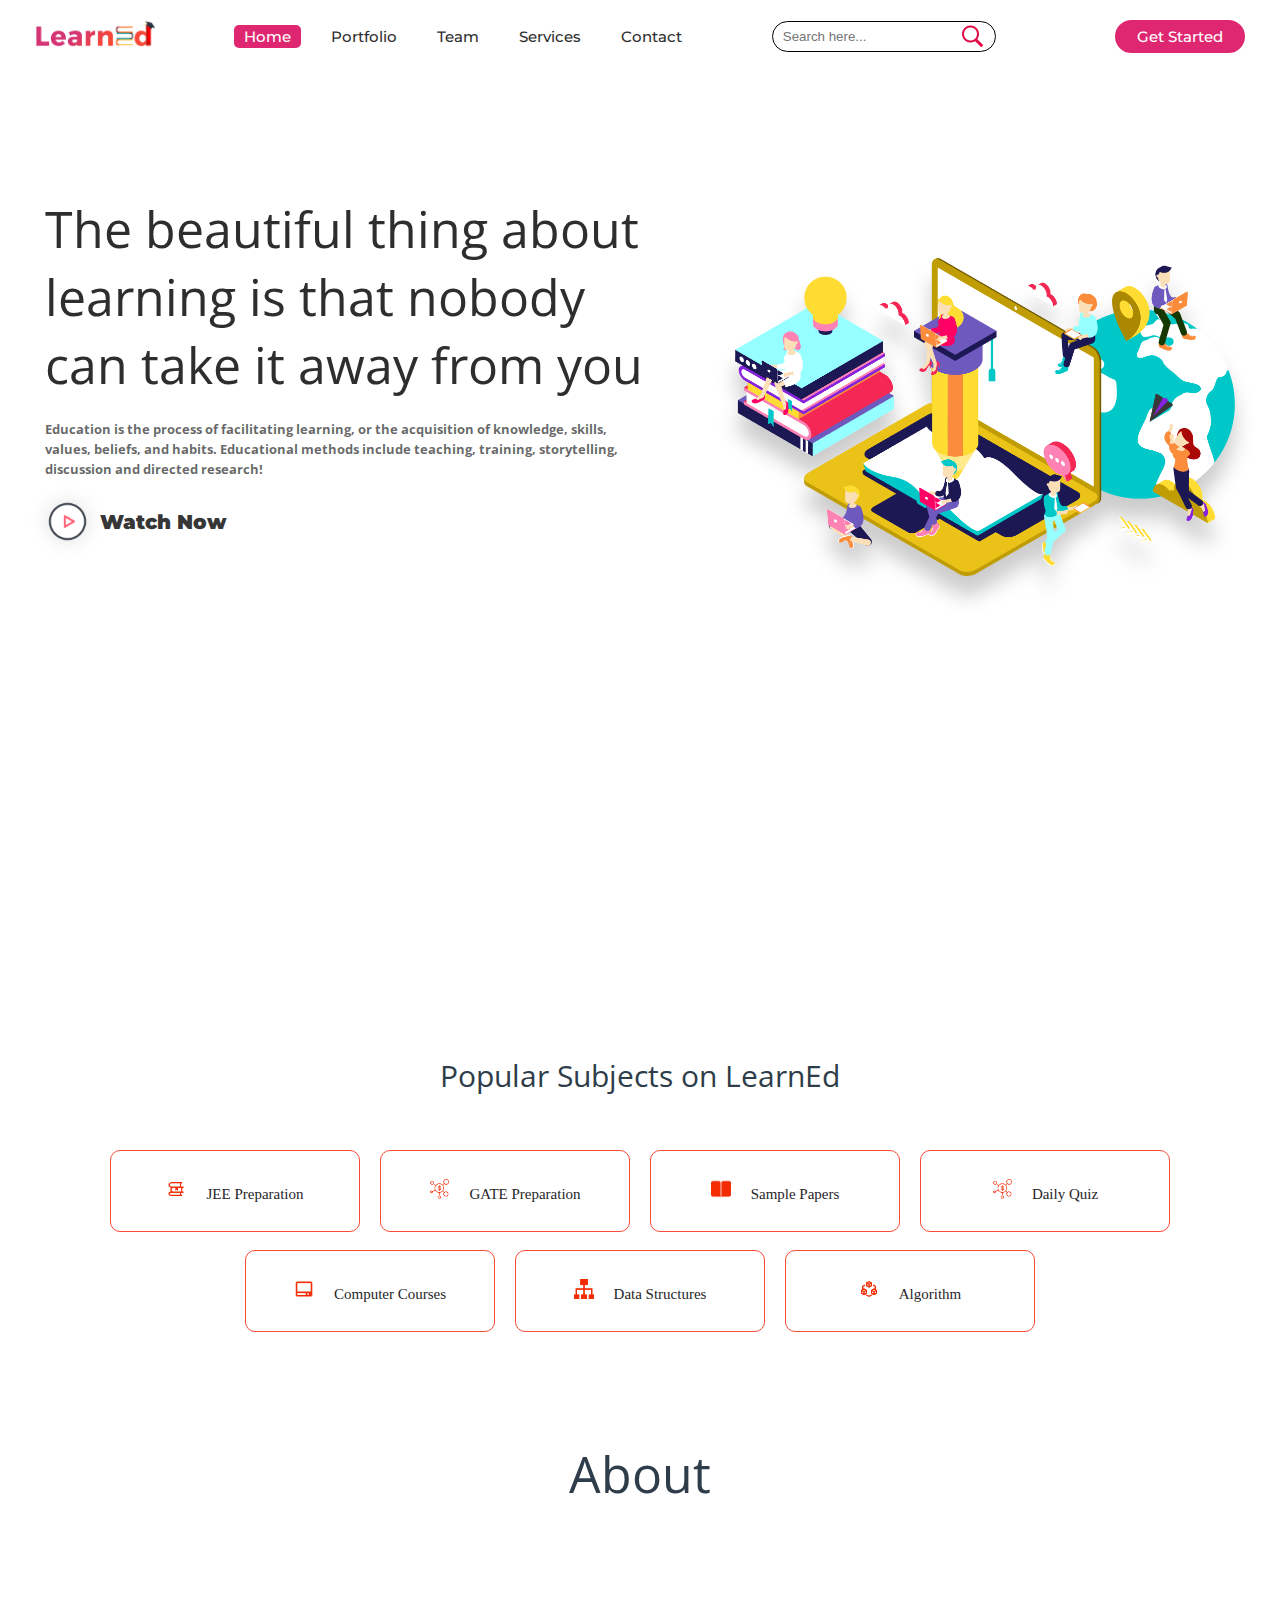
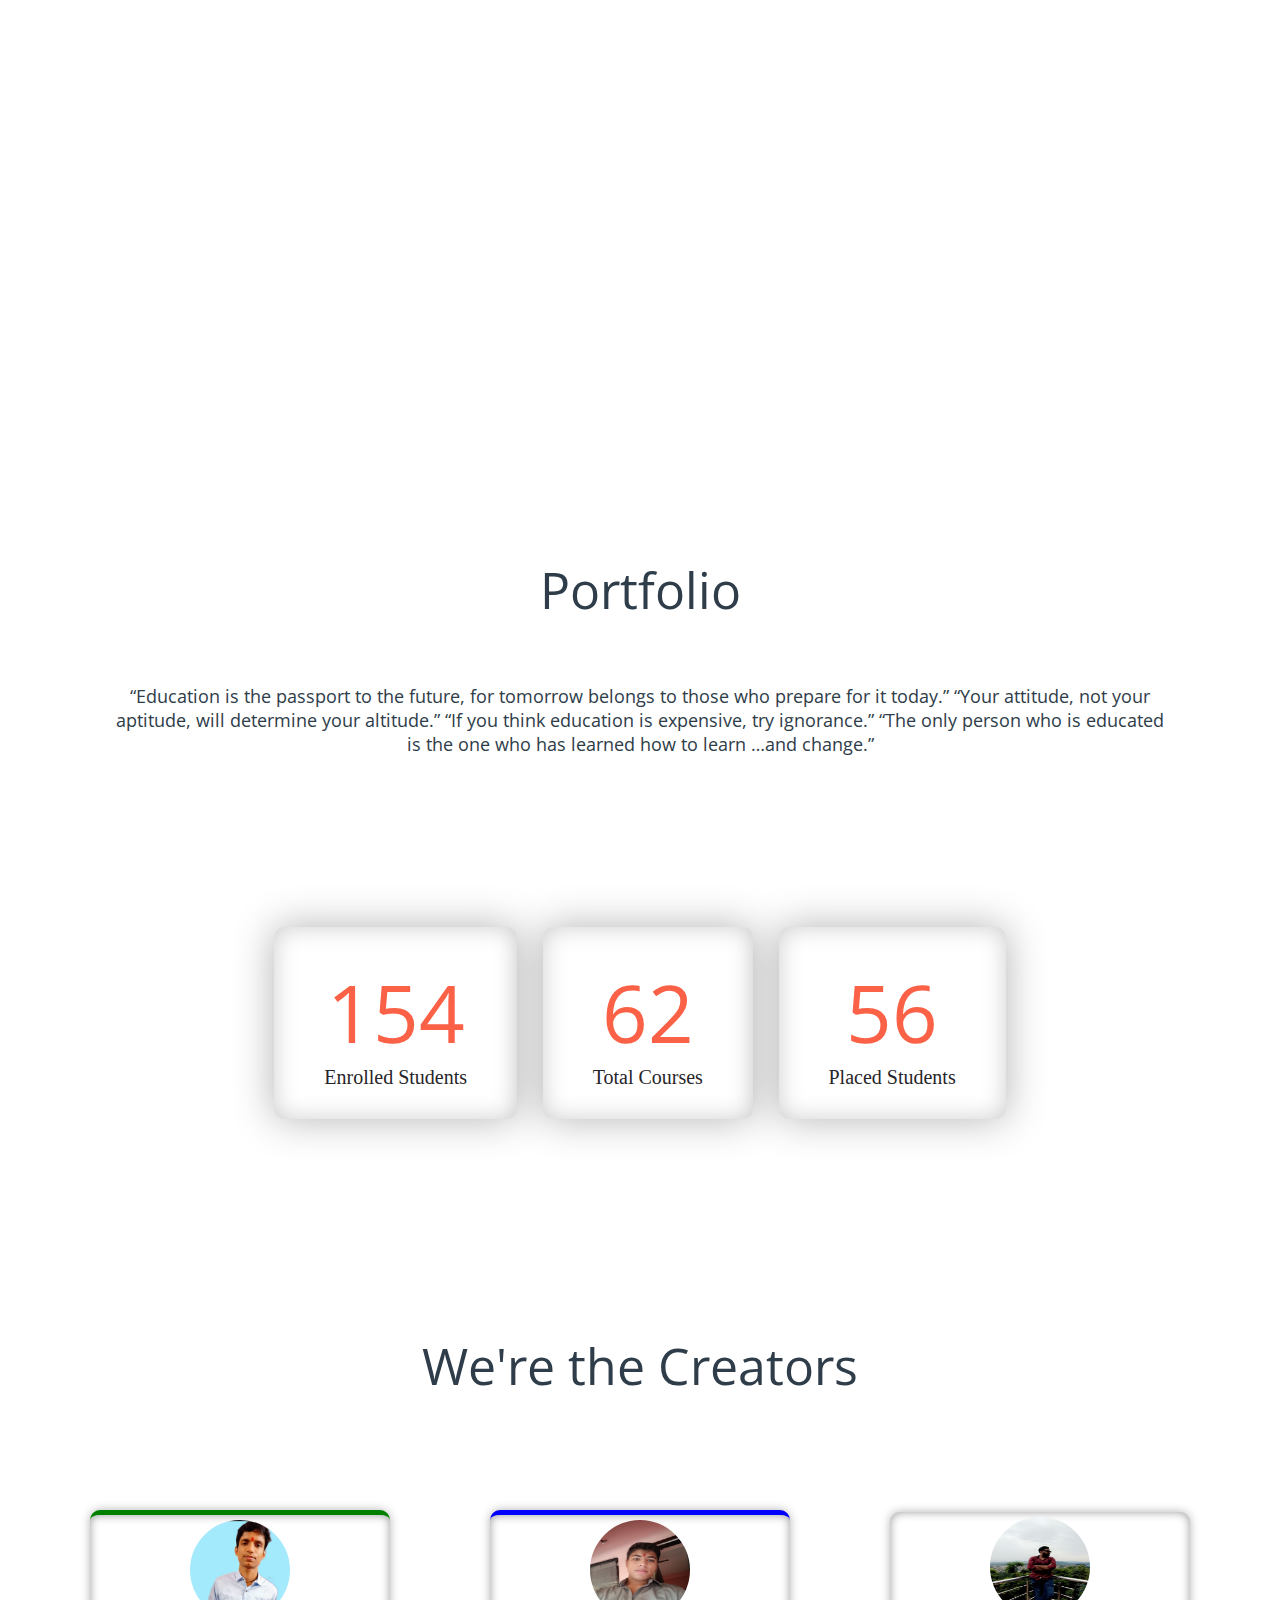
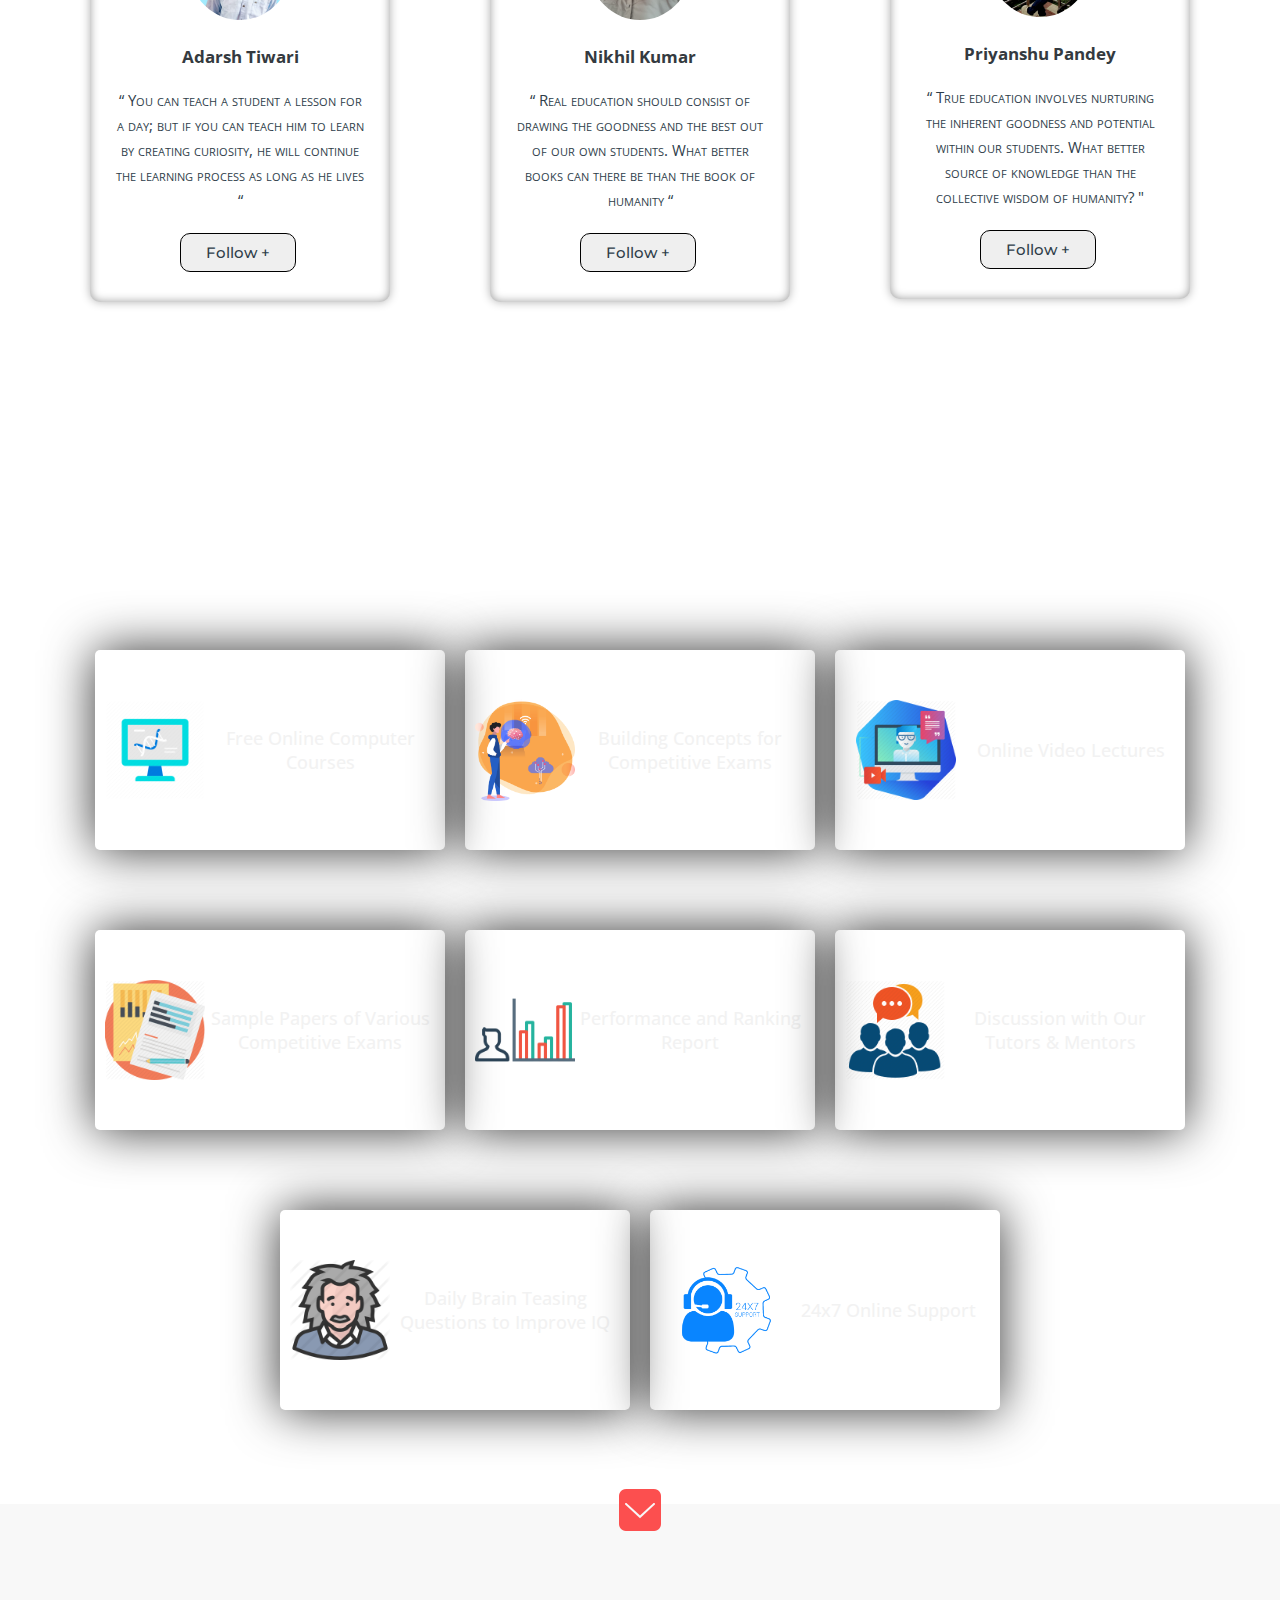
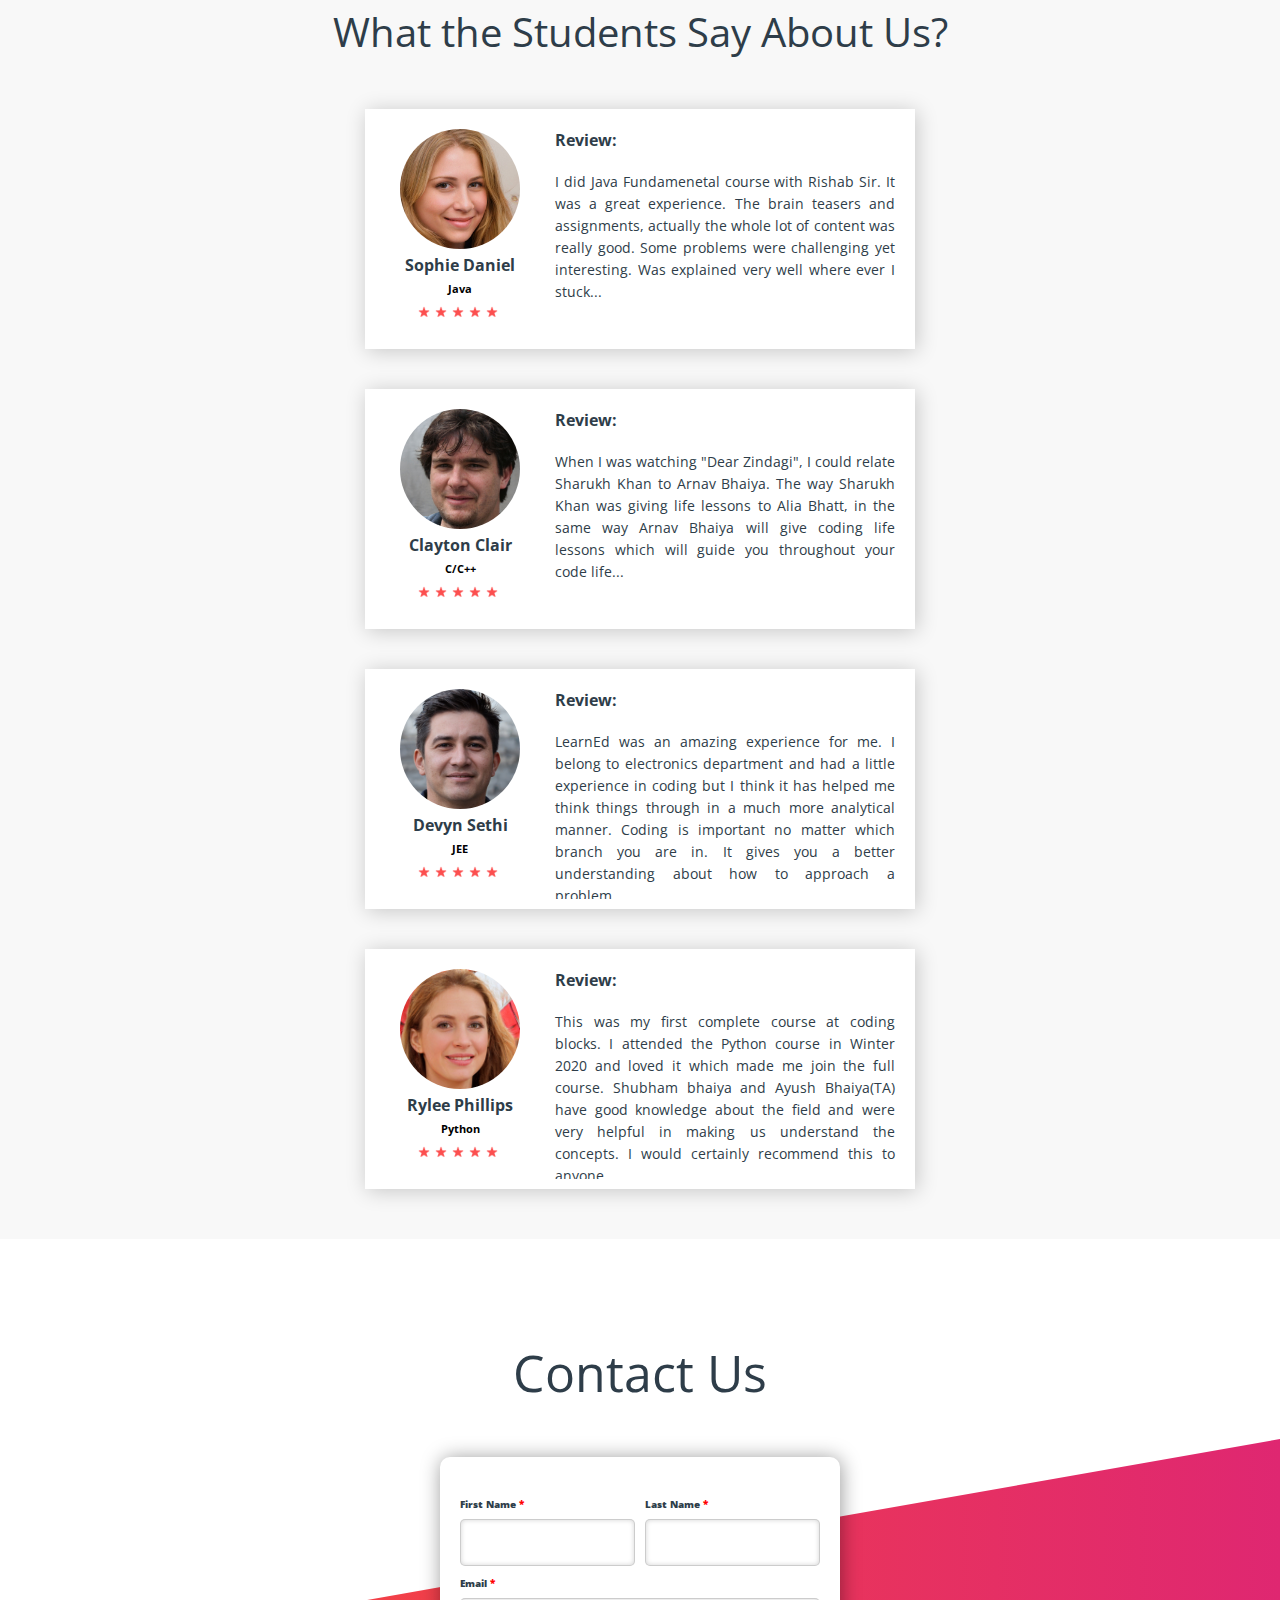
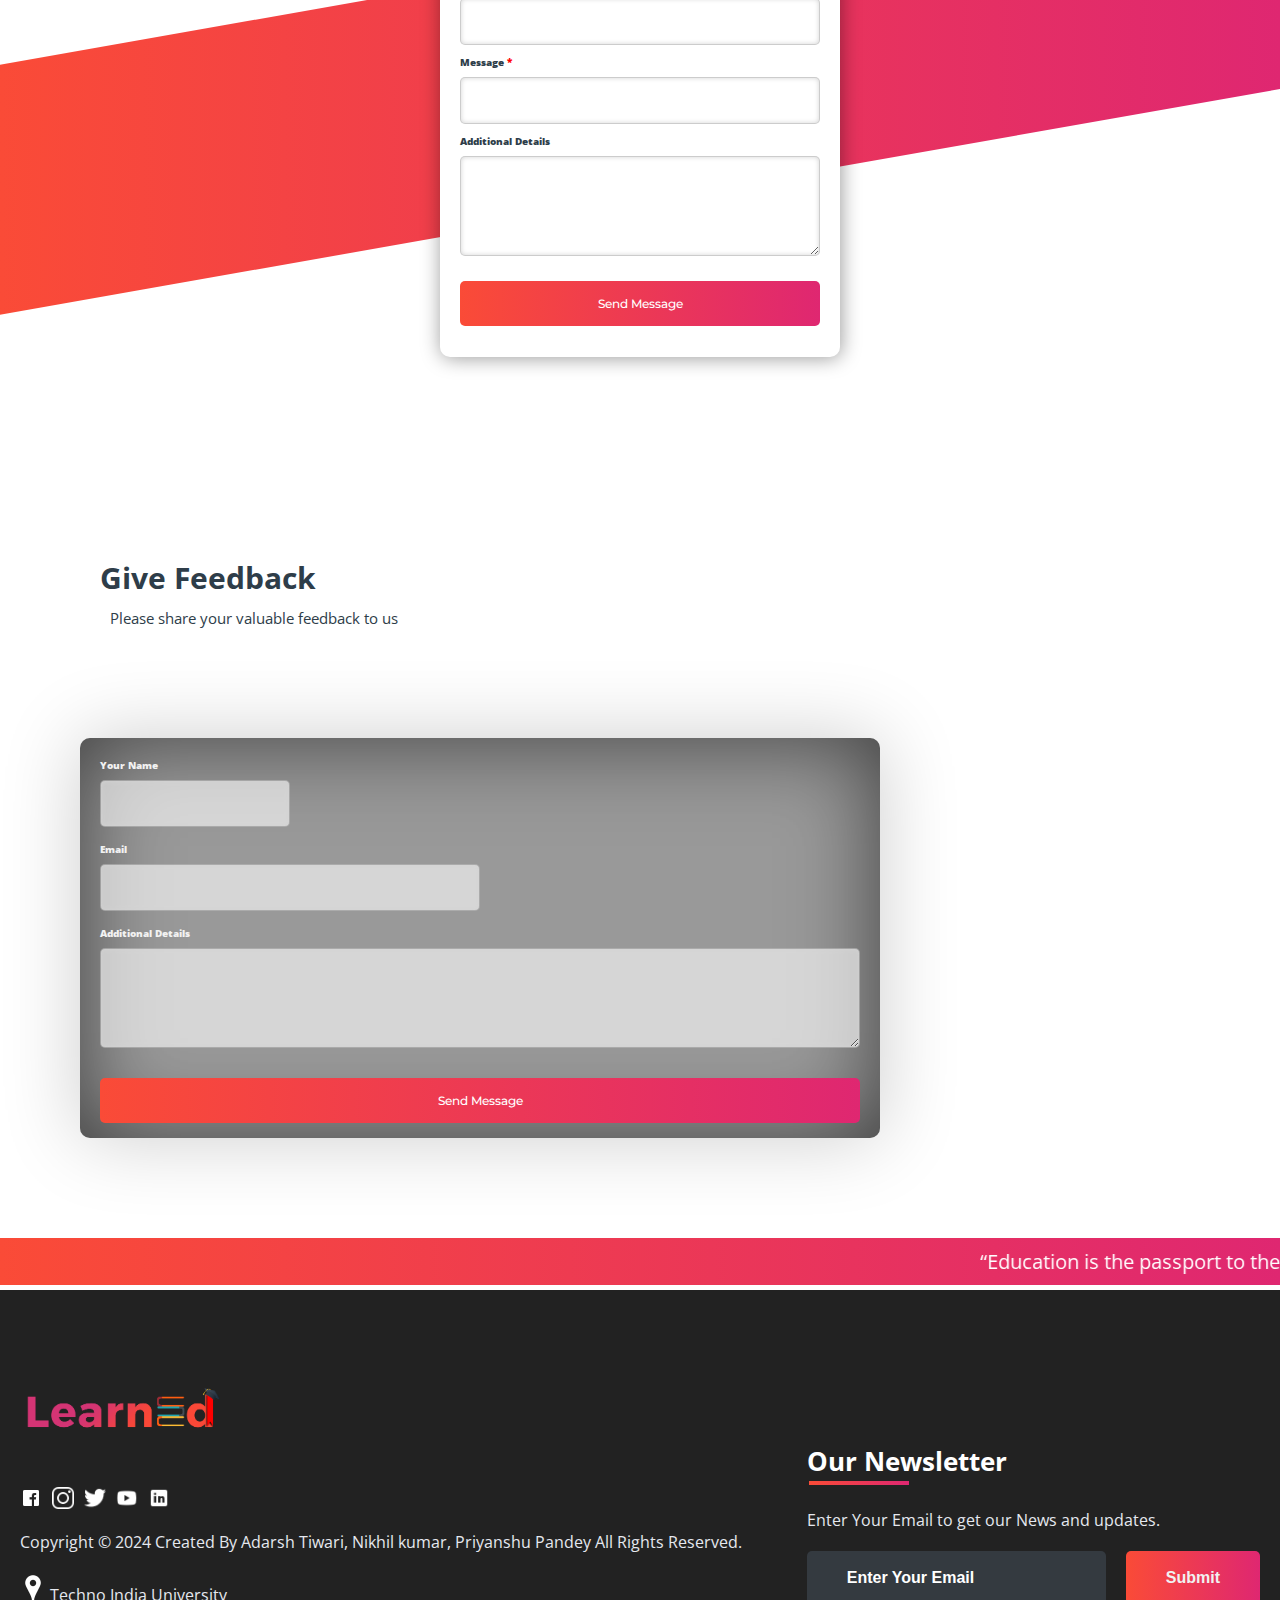
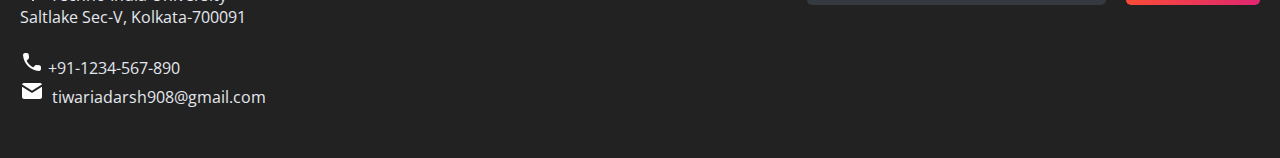
<file: index.html>
<!DOCTYPE html>
<html>
  <head>
    <link rel="shortcut icon" type="png" href="images/icon/favicon.png" />
    <meta charset="utf-8" />
    <meta http-equiv="X-UA-Comaptible" content="IE=edge" />
    <title>LearnEd</title>
    <meta name="desciption" content="" />
    <meta name="viewport" content="width=device-width, initial-scale=1" />
    <link rel="stylesheet" type="text/css" href="style.css" />
    <script type="text/javascript" src="script.js"></script>
    <script src="https://code.jquery.com/jquery-3.2.1.js"></script>
    <script>
      $(window).on("scroll", function () {
        if ($(window).scrollTop()) {
          $("nav").addClass("black");
        } else {
          $("nav").removeClass("black");
        }
      });
    </script>
  </head>
  <body>
    <!-- Navigation Bar -->
    <header id="header">
      <nav>
        <div class="logo"><img src="images/icon/logo.png" alt="logo" /></div>
        <ul>
          <li><a class="active" href="">Home</a></li>
          <li><a href="#portfolio_section">Portfolio</a></li>
          <li><a href="#team_section">Team</a></li>
          <li><a href="#services_section">Services</a></li>
          <li><a href="#contactus_section">Contact</a></li>
        </ul>
        <div class="srch">
          <input type="text" class="search" placeholder="Search here..." /><img
            src="images/icon/search.png"
            alt="search"
            onclick="slide()"
          />
        </div>
        <a class="get-started" href="login.html">Get Started</a>
        <img
          src="images/icon/menu.png"
          class="menu"
          onclick="sideMenu(0)"
          alt="menu"
        />
      </nav>
      <div class="head-container">
        <div class="quote">
          <p>
            The beautiful thing about learning is that nobody can take it away
            from you
          </p>
          <h5>
            Education is the process of facilitating learning, or the
            acquisition of knowledge, skills, values, beliefs, and habits.
            Educational methods include teaching, training, storytelling,
            discussion and directed research!
          </h5>
          <div class="play">
            <img src="images/icon/play.png" alt="play" /><span
              ><a
                href="https://www.youtube.com/watch?v=KFyrgDO1WXk"
                target="_blank"
                >Watch Now</a
              ></span
            >
          </div>
        </div>
        <div class="svg-image">
          <img src="images/extra/svg1.jpg" alt="svg" />
        </div>
      </div>
      <div class="side-menu" id="side-menu">
        <div class="close" onclick="sideMenu(1)">
          <img src="images/icon/close.png" alt="" />
        </div>
        <div class="user">
          <img src="images/creator/ADARSH.jpeg" alt="Username" />
          <p>Adarsh77754</p>
        </div>
        <ul>
          <li><a href="#about_section">About</a></li>
          <li><a href="#portfolio_section">Portfolio</a></li>
          <li><a href="#team_section">Team</a></li>
          <li><a href="#services_section">Services</a></li>
          <li><a href="#contactus_section">Contact</a></li>
          <li><a href="#feedBACK">Feedback</a></li>
        </ul>
      </div>
    </header>

    <!-- Some Popular Subjects -->
    <div class="title">
      <span>Popular Subjects on LearnEd</span>
    </div>
    <br /><br />
    <div class="course">
      <center>
        <div class="cbox">
          <div class="det">
            <a href="subjects/jee.html"
              ><img src="images/courses/book.png" />JEE Preparation</a
            >
          </div>
          <div class="det">
            <a href="subjects/gate.html"
              ><img src="images/courses/d1.png" />GATE Preparation</a
            >
          </div>
          <div class="det">
            <a href="subjects/jee.html#sample_papers"
              ><img src="images/courses/paper.png" />Sample Papers</a
            >
          </div>
          <div class="det">
            <a href="subjects/quiz.html"
              ><img src="images/courses/d1.png" />Daily Quiz</a
            >
          </div>
        </div>
      </center>
      <div class="cbox">
        <div class="det">
          <a href="subjects/computer_courses.html"
            ><img src="images/courses/computer.png" />Computer Courses</a
          >
        </div>
        <div class="det">
          <a href="subjects/computer_courses.html#data"
            ><img src="images/courses/data.png" />Data Structures</a
          >
        </div>
        <div class="det">
          <a href="subjects/computer_courses.html#algo"
            ><img src="images/courses/algo.png" />Algorithm</a
          >
        </div>
      </div>
    </div>

    <!-- ABOUT -->
    <div class="diffSection" id="about_section">
      <center><p style="font-size: 50px; padding: 100px">About</p></center>
      <div class="about-content">
        <div class="side-image">
          <img class="sideImage" src="images/extra/e3.jpg" />
        </div>
        <div class="side-text">
          <h2>What you think about us ?</h2>
          <p>
            Education is the process of facilitating learning, or the
            acquisition of knowledge, skills, values, beliefs, and habits.
            Educational methods include teaching, training, storytelling,
            discussion and directed research.<br />
            Educational website can include websites that have games, videos or
            topic related resources that act as tools to enhance learning and
            supplement classroom teaching. These websites help make the process
            of learning entertaining and attractive to the student, especially
            in today's age. <br />Using HTML(HyperText Markup Language),
            CSS(Cascading Style Sheet), JavaScript, we can make learning more
            easier and in a interesting way.
          </p>
        </div>
      </div>
    </div>

    <!-- PORTFOLIO -->
    <div class="diffSection" id="portfolio_section">
      <center>
        <p style="font-size: 50px; padding: 100px; padding-bottom: 40px">
          Portfolio
        </p>
      </center>
      <div class="content">
        <p>
          “Education is the passport to the future, for tomorrow belongs to
          those who prepare for it today.” “Your attitude, not your aptitude,
          will determine your altitude.” “If you think education is expensive,
          try ignorance.” “The only person who is educated is the one who has
          learned how to learn …and change.”
        </p>
      </div>
    </div>
    <div class="extra">
      <p>We're increasing this data every year</p>
      <div class="smbox">
        <span
          ><center>
            <div class="data">154</div>
            <div class="det">Enrolled Students</div>
          </center></span
        >
        <span
          ><center>
            <div class="data">62</div>
            <div class="det">Total Courses</div>
          </center></span
        >
        <span
          ><center>
            <div class="data">56</div>
            <div class="det">Placed Students</div>
          </center></span
        >
      </div>
    </div>

    <!-- TEAM -->
    <div class="diffSection" id="team_section">
      <center>
        <p style="font-size: 50px; padding-top: 100px; padding-bottom: 60px">
          We're the Creators
        </p>
      </center>
      <div class="totalcard">
        <div class="card">
          <center><img src="images/creator/ADARSH.jpeg" /></center>
          <center>
            <div class="card-title">Adarsh Tiwari</div>
            <div id="detail">
              <p>
                “ You can teach a student a lesson for a day; but if you can
                teach him to learn by creating curiosity, he will continue the
                learning process as long as he lives “
              </p>
              <div class="duty"></div>
              <a
                href="www.linkedin.com/in/adarsh-tiwari-6a41a6217"
                target="_blank"
                ><button class="btn-adarsh">Follow +</button></a
              >
            </div>
          </center>
        </div>
        <div class="card">
          <center><img src="images/creator/NIKHIL.jpeg" /></center>
          <center>
            <div class="card-title">Nikhil Kumar</div>
            <div id="detail">
              <p>
                “ Real education should consist of drawing the goodness and the
                best out of our own students. What better books can there be
                than the book of humanity “
              </p>
              <div class="duty"></div>
              <a
                href="https://www.linkedin.com/in/nikhil-kumar-39026a227"
                target="_blank"
                ><button class="btn-nikhil">Follow +</button></a
              >
            </div>
          </center>
        </div>
        <div class="card">
          <center><img src="images/creator/priyanshu.jpeg" /></center>
          <center>
            <div class="card-title">Priyanshu Pandey</div>
            <div id="detail">
              <p>
                “ True education involves nurturing the inherent goodness and
                potential within our students. What better source of knowledge
                than the collective wisdom of humanity? "
              </p>
              <div class="duty"></div>
              <a href="" target="_blank"
                ><button class="btn-Priyanshu">Follow +</button></a
              >
            </div>
          </center>
        </div>
      </div>
    </div>

    <!-- SERVICES -->
    <div class="service-swipe">
      <div class="diffSection" id="services_section">
        <center>
          <p
            style="
              font-size: 50px;
              padding: 100px;
              padding-bottom: 40px;
              color: #fff;
            "
          >
            Services
          </p>
        </center>
      </div>
      <a href="subjects/computer_courses.html"
        ><div class="s-card">
          <img src="images/icon/computer-courses.png" />
          <p>Free Online Computer Courses</p>
        </div></a
      >
      <a href="subjects/jee.html"
        ><div class="s-card">
          <img src="images/icon/brainbooster.png" />
          <p>Building Concepts for Competitive Exams</p>
        </div></a
      >
      <a href="#"
        ><div class="s-card">
          <img src="images/icon/online-tutorials.png" />
          <p>Online Video Lectures</p>
        </div></a
      >
      <a href="subjects/jee.html#sample_papers"
        ><div class="s-card">
          <img src="images/icon/papers.jpg" />
          <p>Sample Papers of Various Competitive Exams</p>
        </div></a
      >
      <a href="#"
        ><div class="s-card">
          <img src="images/icon/p3.png" />
          <p>Performance and Ranking Report</p>
        </div></a
      >
      <a href="#contactus_section"
        ><div class="s-card">
          <img src="images/icon/discussion.png" />
          <p>Discussion with Our Tutors & Mentors</p>
        </div></a
      >
      <a href="subjects/quiz.html"
        ><div class="s-card">
          <img src="images/icon/q1.png" />
          <p>Daily Brain Teasing Questions to Improve IQ</p>
        </div></a
      >
      <a href="#contactus_section"
        ><div class="s-card">
          <img src="images/icon/help.png" />
          <p>24x7 Online Support</p>
        </div></a
      >
    </div>

    <!-- Reviews by Students -->
    <div id="makeitfull">
      <a href="#review_section"><img src="images/icon/makeitfull.png" /></a>
    </div>
    <div class="review">
      <div class="diffSection" id="review_section">
        <center>
          <p
            style="
              font-size: 40px;
              padding: 100px;
              padding-bottom: 40px;
              color: #2e3d49;
            "
          >
            What the Students Say About Us?
          </p>
        </center>
      </div>
      <div class="rev-container">
        <div class="rev-card">
          <div class="identity">
            <img src="images/creator/humanNotExist1.jpg" />
            <p>Sophie Daniel</p>
            <h6>Java</h6>
            <div class="rating">
              <img src="images/icon/star.png" /><img
                src="images/icon/star.png"
              /><img src="images/icon/star.png" /><img
                src="images/icon/star.png"
              /><img src="images/icon/star.png" />
            </div>
          </div>
          <div class="rev-cont">
            <p id="title">Review:</p>
            <p id="content">
              I did Java Fundamenetal course with Rishab Sir. It was a great
              experience. The brain teasers and assignments, actually the whole
              lot of content was really good. Some problems were challenging yet
              interesting. Was explained very well where ever I stuck...
            </p>
          </div>
        </div>
        <div class="rev-card">
          <div class="identity">
            <img src="images/creator/humanNotExist2.jpg" />
            <p>Clayton Clair</p>
            <h6>C/C++</h6>
            <div class="rating">
              <img src="images/icon/star.png" /><img
                src="images/icon/star.png"
              /><img src="images/icon/star.png" /><img
                src="images/icon/star.png"
              /><img src="images/icon/star.png" />
            </div>
          </div>
          <div class="rev-cont">
            <p id="title">Review:</p>
            <p id="content">
              When I was watching "Dear Zindagi", I could relate Sharukh Khan to
              Arnav Bhaiya. The way Sharukh Khan was giving life lessons to Alia
              Bhatt, in the same way Arnav Bhaiya will give coding life lessons
              which will guide you throughout your code life...
            </p>
          </div>
        </div>
        <div class="rev-card">
          <div class="identity">
            <img src="images/creator/humanNotExist3.jpg" />
            <p>Devyn Sethi</p>
            <h6>JEE</h6>
            <div class="rating">
              <img src="images/icon/star.png" /><img
                src="images/icon/star.png"
              /><img src="images/icon/star.png" /><img
                src="images/icon/star.png"
              /><img src="images/icon/star.png" />
            </div>
          </div>
          <div class="rev-cont">
            <p id="title">Review:</p>
            <p id="content">
              LearnEd was an amazing experience for me. I belong to electronics
              department and had a little experience in coding but I think it
              has helped me think things through in a much more analytical
              manner. Coding is important no matter which branch you are in. It
              gives you a better understanding about how to approach a
              problem...
            </p>
          </div>
        </div>
        <div class="rev-card">
          <div class="identity">
            <img src="images/creator/humanNotExist4.jpg" />
            <p>Rylee Phillips</p>
            <h6>Python</h6>
            <div class="rating">
              <img src="images/icon/star.png" /><img
                src="images/icon/star.png"
              /><img src="images/icon/star.png" /><img
                src="images/icon/star.png"
              /><img src="images/icon/star.png" />
            </div>
          </div>
          <div class="rev-cont">
            <p id="title">Review:</p>
            <p id="content">
              This was my first complete course at coding blocks. I attended the
              Python course in Winter 2020 and loved it which made me join the
              full course. Shubham bhaiya and Ayush Bhaiya(TA) have good
              knowledge about the field and were very helpful in making us
              understand the concepts. I would certainly recommend this to
              anyone...
            </p>
          </div>
        </div>
      </div>
    </div>

    <!-- CONTACT US -->
    <div class="diffSection" id="contactus_section">
      <center><p style="font-size: 50px; padding: 100px">Contact Us</p></center>
      <div class="csec"></div>
      <div class="back-contact">
        <div class="cc">
          <form
            action="mailto:tiwariadarsh908@gmail.com"
            method="post"
            enctype="text/plain"
          >
            <label>First Name <span class="imp">*</span></label
            ><label style="margin-left: 185px"
              >Last Name <span class="imp">*</span></label
            ><br />
            <center>
              <input
                type="text"
                name=""
                style="margin-right: 10px; width: 175px"
                required="required"
              /><input
                type="text"
                name="lname"
                style="width: 175px"
                required="required"
              /><br />
            </center>
            <label>Email <span class="imp">*</span></label
            ><br />
            <input
              type="email"
              name="mail"
              style="width: 100%"
              required="required"
            /><br />
            <label>Message <span class="imp">*</span></label
            ><br />
            <input
              type="text"
              name="message"
              style="width: 100%"
              required="required"
            /><br />
            <label>Additional Details</label><br />
            <textarea name="addtional"></textarea><br />
            <button type="submit" id="csubmit">Send Message</button>
          </form>
        </div>
      </div>
    </div>

    <!-- FEEDBACK -->
    <div class="title2" id="feedBACK">
      <span>Give Feedback</span>
      <div class="shortdesc2">
        <p>Please share your valuable feedback to us</p>
      </div>
    </div>

    <div class="feedbox">
      <div class="feed">
        <form
          action="mailto:tiwariadarsh908@gmail.com"
          method="post"
          enctype="text/plain"
        >
          <label>Your Name</label><br />
          <input type="text" name="" class="fname" required="required" /><br />
          <label>Email</label><br />
          <input type="email" name="mail" required="required" /><br />
          <label>Additional Details</label><br />
          <textarea name="addtional"></textarea><br />
          <button type="submit" id="csubmit">Send Message</button>
        </form>
      </div>
    </div>

    <!-- Sliding Information -->
    <marquee
      style="
        background: linear-gradient(to right, #fa4b37, #df2771);
        margin-top: 50px;
      "
      direction="left"
      onmouseover="this.stop()"
      onmouseout="this.start()"
      scrollamount="20"
      ><div class="marqu">
        “Education is the passport to the future, for tomorrow belongs to those
        who prepare for it today.” “Your attitude, not your aptitude, will
        determine your altitude.” “If you think education is expensive, try
        ignorance.” “The only person who is educated is the one who has learned
        how to learn …and change.”
      </div></marquee
    >

    <!-- FOOTER -->
    <footer>
      <div class="footer-container">
        <div class="left-col">
          <img src="images/icon/logo - Copy.png" style="width: 200px" />
          <div class="logo"></div>
          <div class="social-media">
            <a href="#"><img src="images/icon\fb.png" /></a>
            <a href="#"><img src="images/icon\insta.png" /></a>
            <a href="#"><img src="images/icon\tt.png" /></a>
            <a href="#"><img src="images/icon\ytube.png" /></a>
            <a href="#"><img src="images/icon\linkedin.png" /></a>
          </div>
          <br /><br />
          <p class="rights-text">
            Copyright © 2024 Created By Adarsh Tiwari, Nikhil kumar, Priyanshu
            Pandey All Rights Reserved.
          </p>
          <br />
          <p>
            <img src="images/icon/location.png" /> Techno India University<br />Saltlake
            Sec-V, Kolkata-700091
          </p>
          <br />
          <p>
            <img src="images/icon/phone.png" /> +91-1234-567-890<br /><img
              src="images/icon/mail.png"
            />&nbsp; tiwariadarsh908@gmail.com
          </p>
        </div>
        <div class="right-col">
          <h1 style="color: #fff">Our Newsletter</h1>
          <div class="border"></div>
          <br />
          <p>Enter Your Email to get our News and updates.</p>
          <form class="newsletter-form">
            <input class="txtb" type="email" placeholder="Enter Your Email" />
            <input class="btn" type="submit" value="Submit" />
          </form>
        </div>
      </div>
    </footer>
  </body>
</html>
</file>
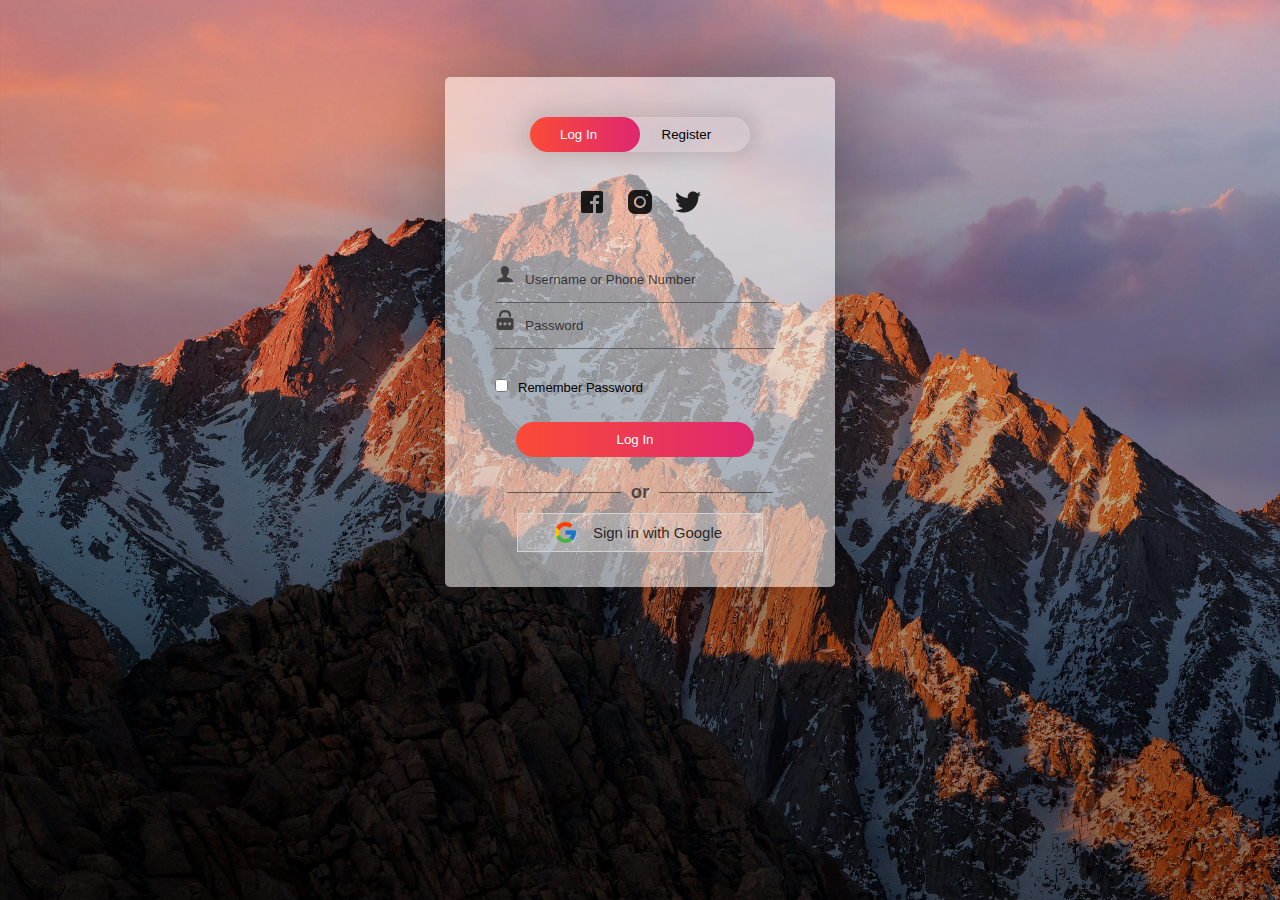
<file: login.html>
<!DOCTYPE html>
<html>
<head>
	<link rel="shortcut icon" type="png" href="images/icon/favicon.png">
	<title>Login SignUp</title>
	<link rel="stylesheet" type="text/css" href="loginStyle.css">
	<script src="https://ajax.googleapis.com/ajax/libs/jquery/3.4.1/jquery.min.js"></script>

  <!-- It will redirect to the Home Page after submitting the form -->
  <script>
  $(document).ready(function(){
    $("form").submit(function(){
      alert("Great Job !");
    });
  });
  </script>
</head>
<body>
		<div class="form-box">
			<div class="button-box">
				<div id="btn"></div>
				<button type="button" class="toggle-btn" id="log" onclick="login()" style="color: #fff;">Log In</button>
				<button type="button" class="toggle-btn" id="reg" onclick="register()">Register</button>
			</div>
			<div class="social-icons">
				<img src="images/icon/fb2.png">
				<img src="images/icon/insta2.png">
				<img src="images/icon/tt2.png">
			</div>
			
			<!-- Login Form -->
			<form id="login" class="input-group" action="index.html">
				<div class="inp">
					<img src="images/icon/user.png"><input type="text" id="email" class="input-field" placeholder="Username or Phone Number" style="width: 88%; border:none;" required="required">
				</div>
				<div class="inp">
					<img src="images/icon/password.png"><input type="password" id="password" class="input-field" placeholder="Password" style="width: 88%; border: none;" required="required">
				</div>
				<input type="checkbox" class="check-box">Remember Password
				<button type="submit" class="submit-btn">Log In</button>
			</form>


			<div class="other" id="other">
				<div class="instead">
					<h3>or</h3>
				</div>
				<button class="connect" onclick="google()">
					<img src="images/icon/google.png"><span>Sign in with Google</span>
				</button>
			</div>
			
			<!-- Registration Form -->
			<form id="register" class="input-group">
				<input type="text" class="input-field" placeholder="Full Name" required="required">
				<input type="email" class="input-field" placeholder="Email Address" required="required">
				<input type="password" class="input-field" placeholder="Create Password" name="psame" required="required">
				<input type="password" class="input-field" placeholder="Confirm Password" name="psame" required="required">
				<input type="checkbox" class="check-box" id="chkAgree" onclick="goFurther()">I agree to the Terms & Conditions
				<button type="submit" id="btnSubmit" class="submit-btn reg-btn">Register</button>
			</form>
		</div>
		<script type="text/javascript" src="script.js"></script>
</body>
</html>
</file>
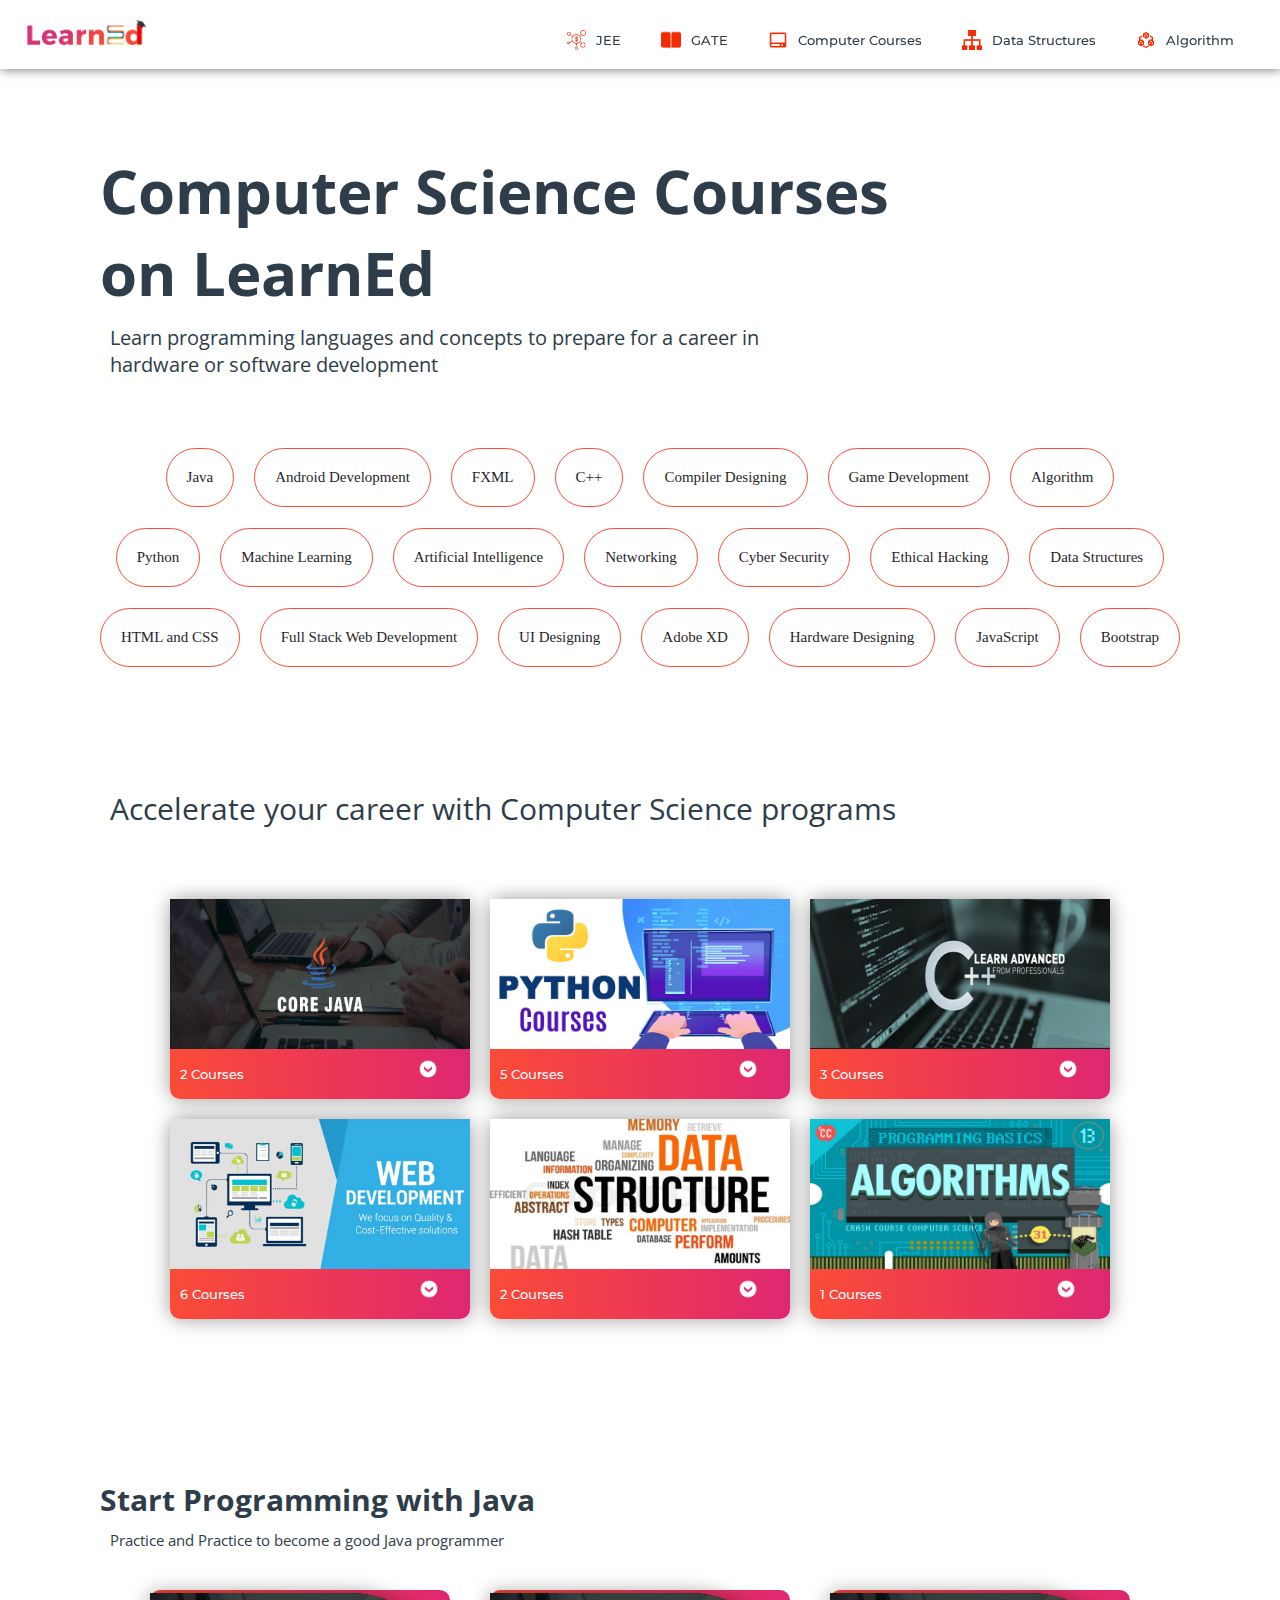
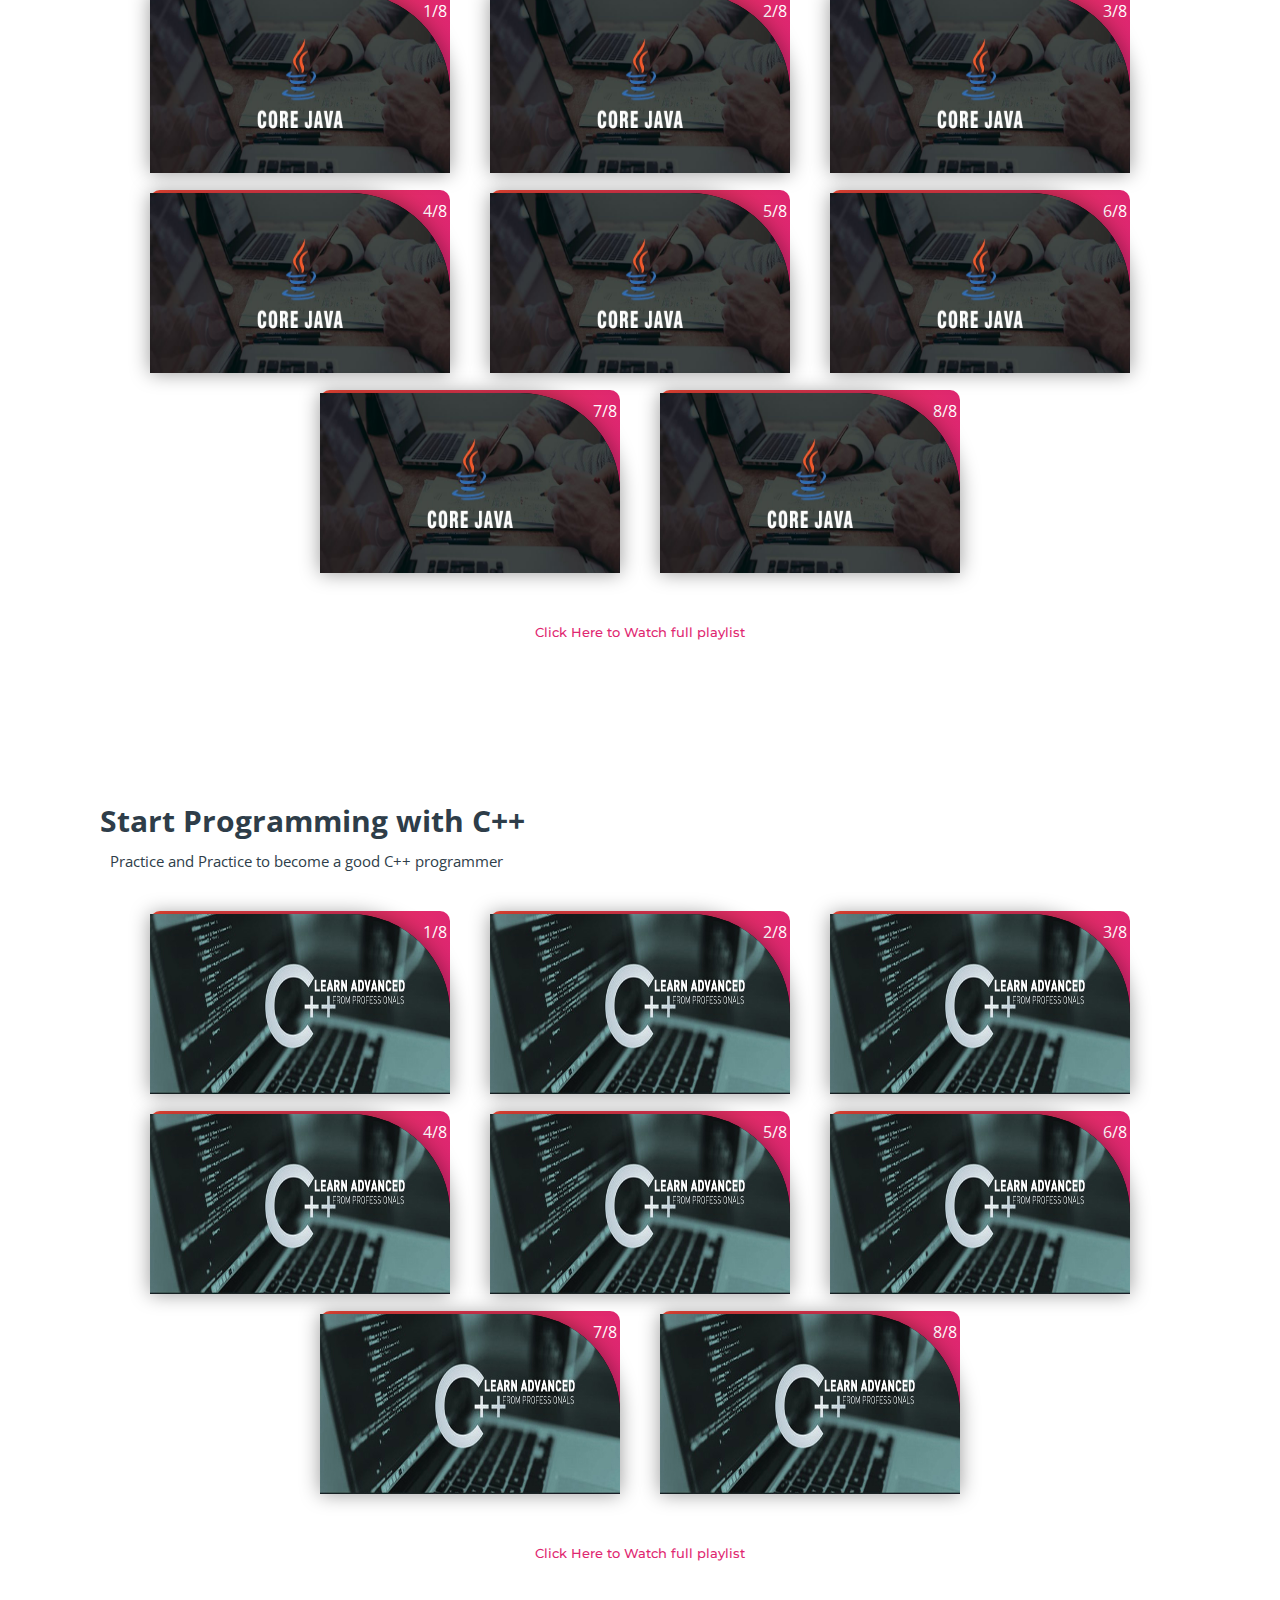
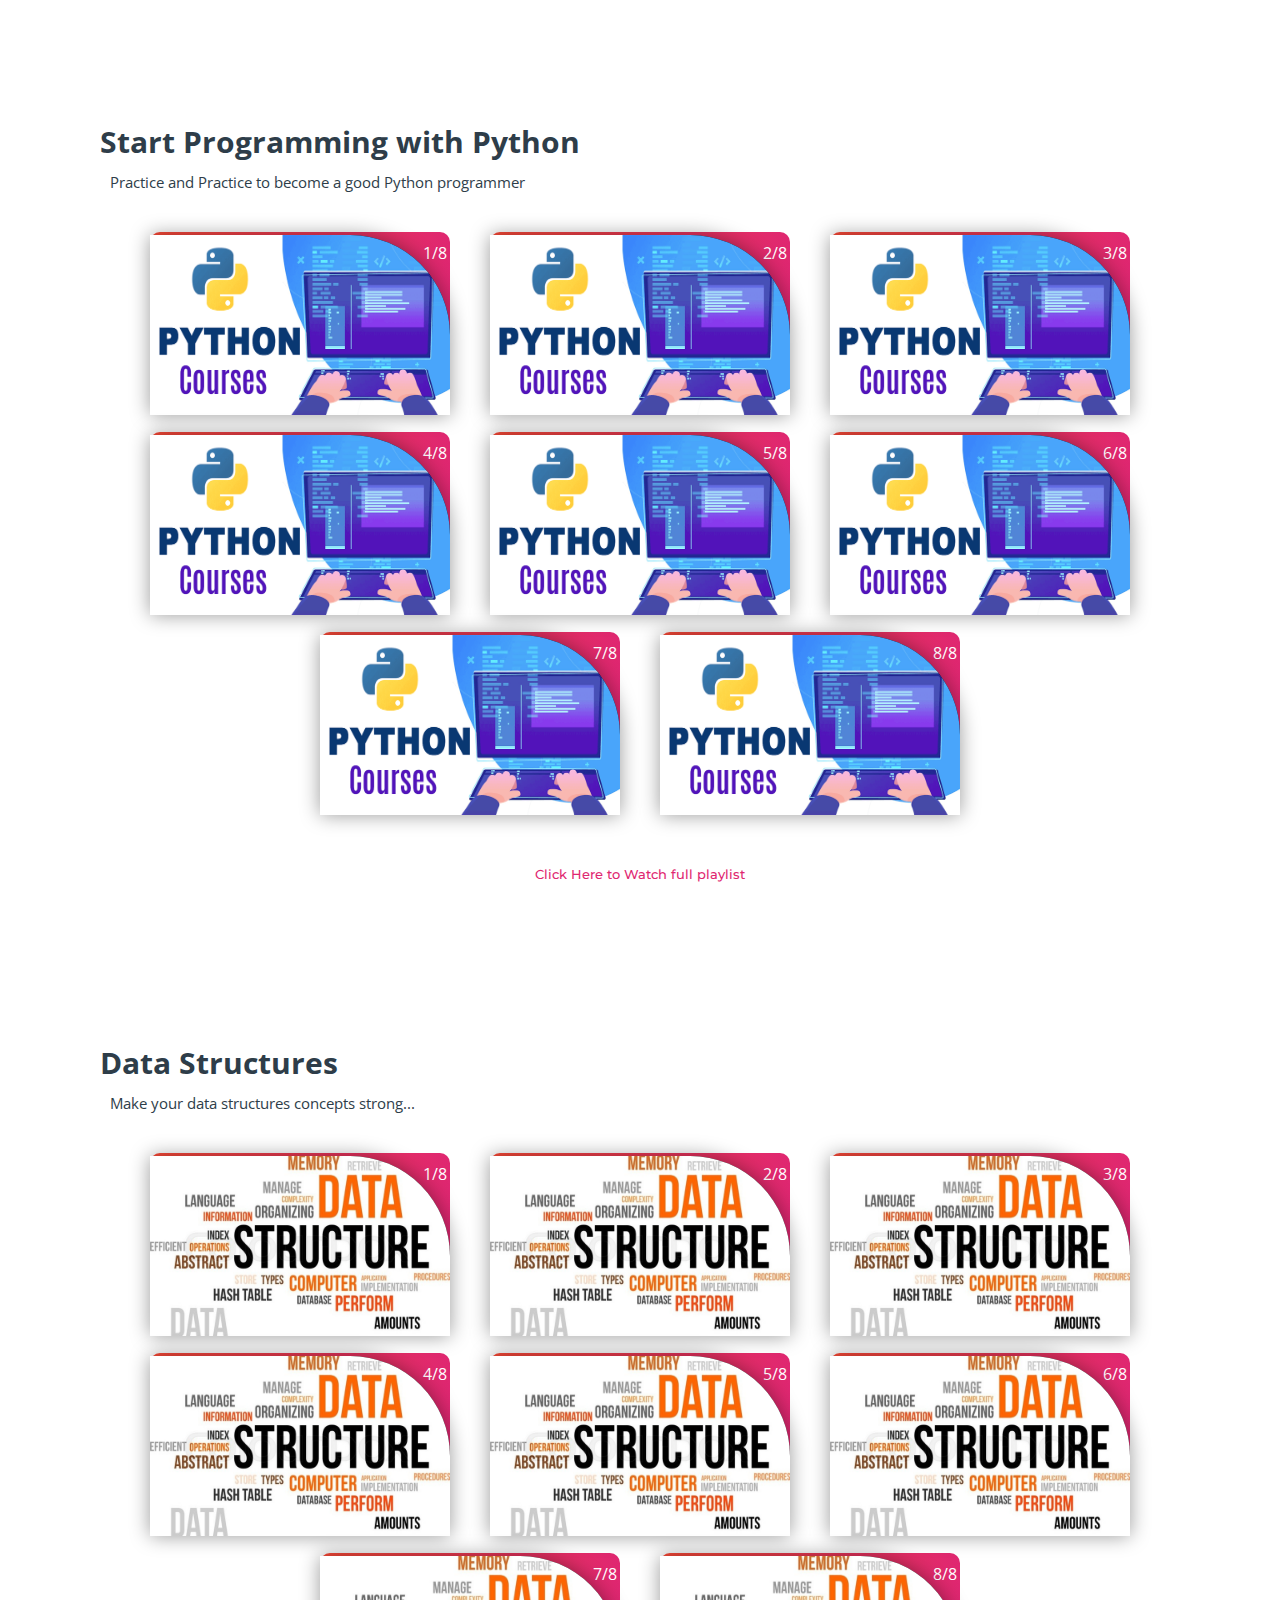
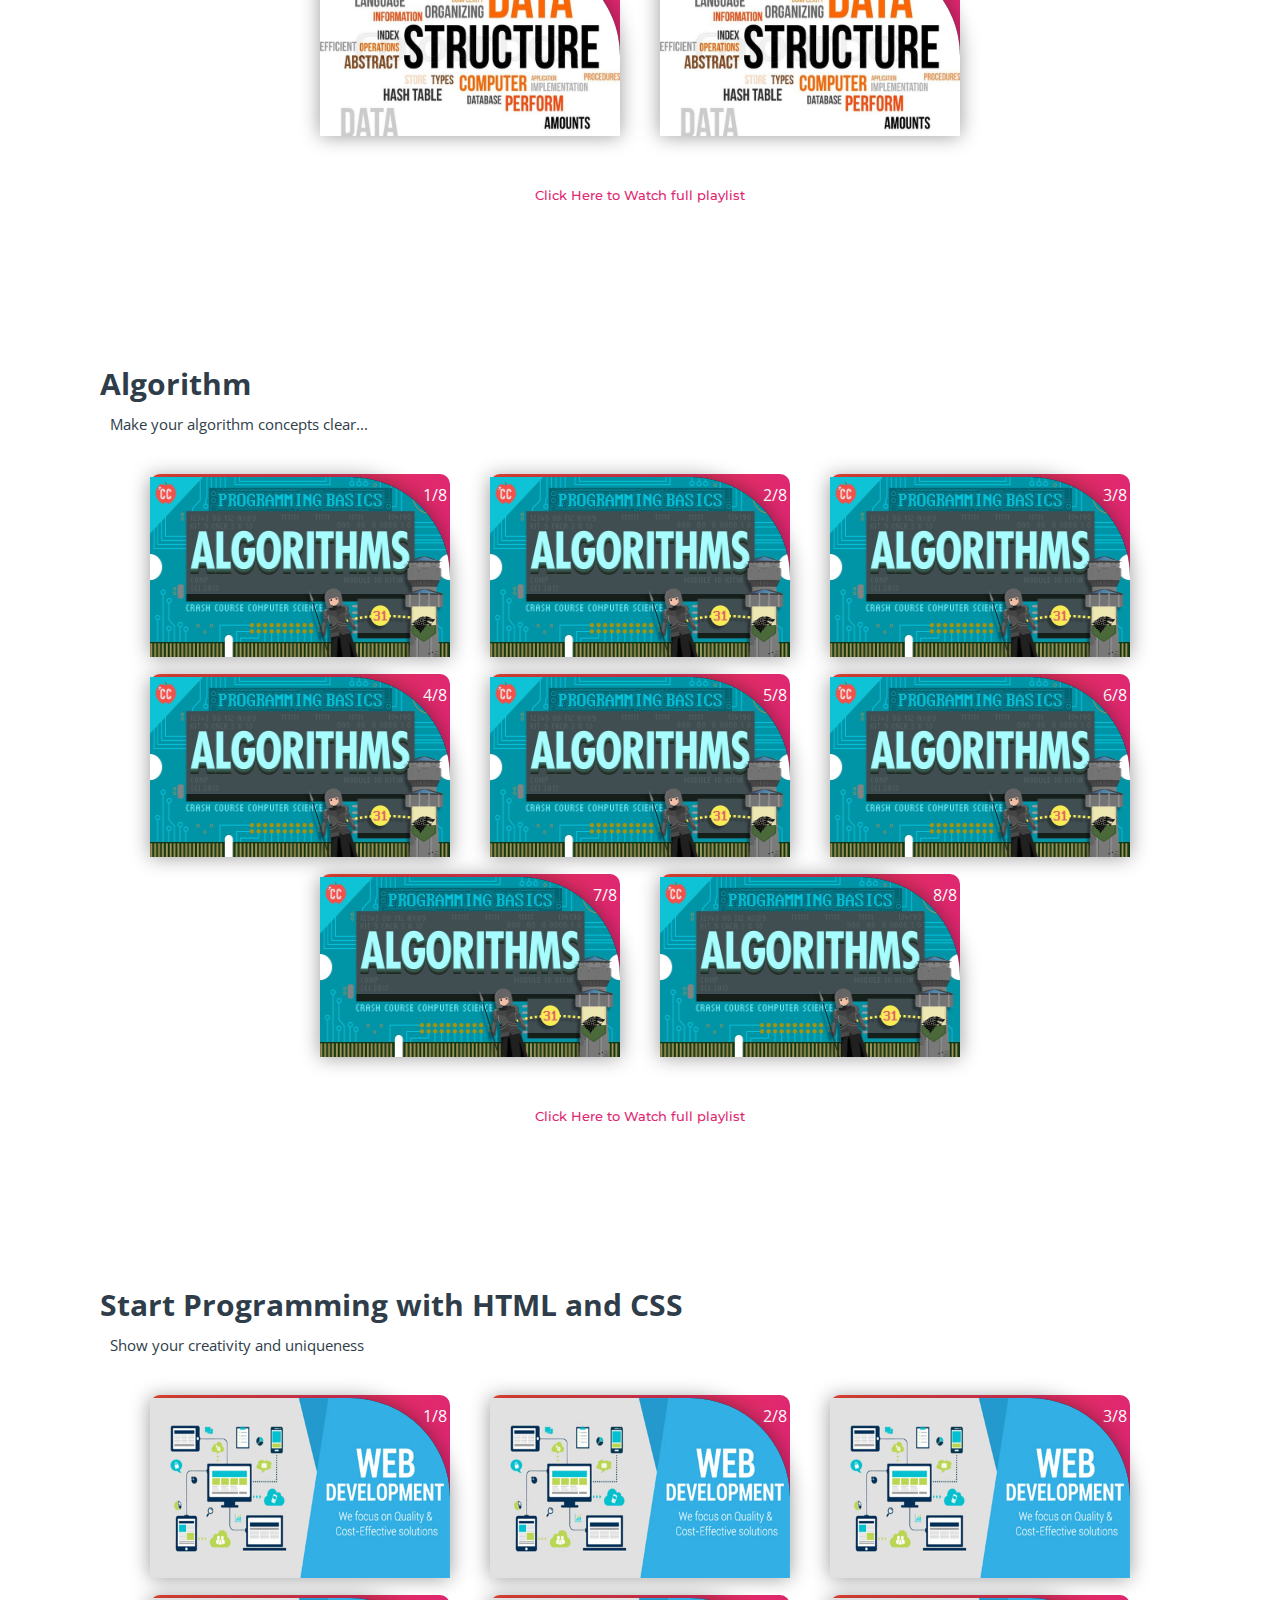
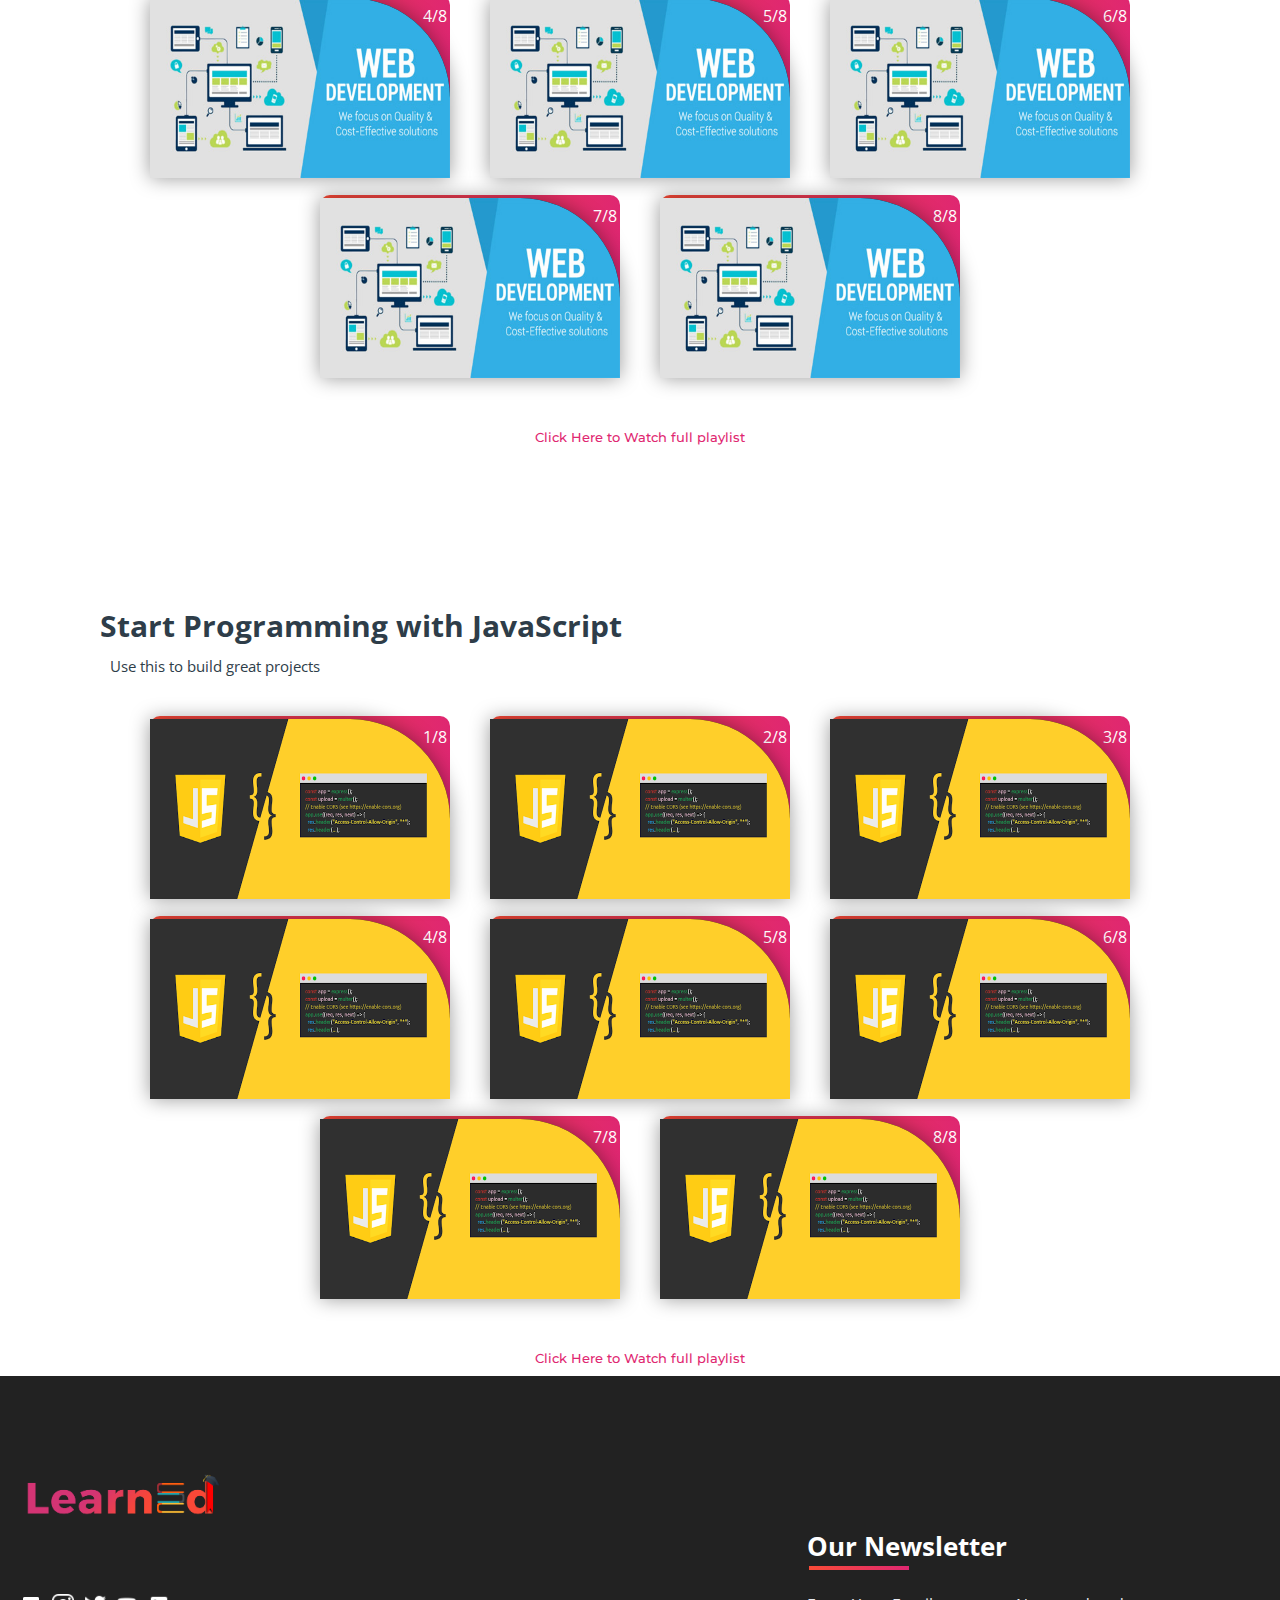
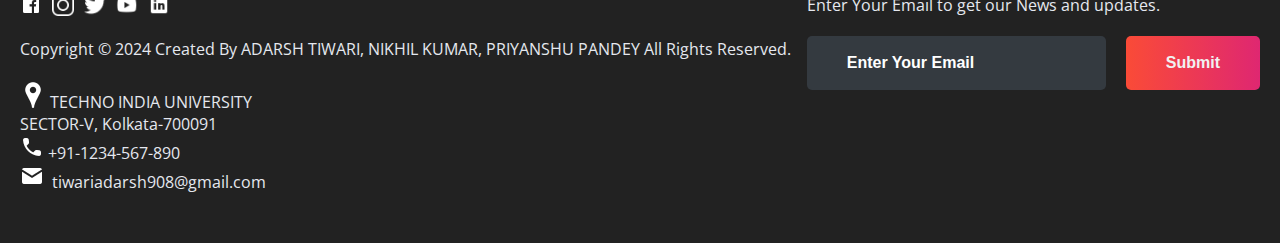
<file: subjects/computer_courses.html>
<!DOCTYPE html>
<html>
  <head>
    <link rel="shortcut icon" type="png" href="../images/icon/favicon.png" />
    <title>Computer Science Courses on LearnEd</title>
    <link rel="stylesheet" type="text/css" href="subjects.css" />
    <script type="text/javascript" src="../script.js"></script>
  </head>
  <body>
    <!-- NAVIGATION -->
    <header>
      <div class="nav" id="nav">
        <div id="learned-logo">
          <a href="../index.html"
            ><img src="../images/icon/logo.png" style="width: 120px"
          /></a>
        </div>
        <div class="switch-tab" id="switch-tab" onclick="switchTAB()">
          <img src="../images/icon/menu.png" />
        </div>
        <ul id="list-switch">
          <li>
            <a href="jee.html"
              ><img src="../images/courses/d1.png" class="icon" />JEE</a
            >
          </li>
          <li>
            <a href="gate.html"
              ><img src="../images/courses/paper.png" class="icon" />GATE</a
            >
          </li>
          <li>
            <a href="#"
              ><img src="../images/courses/computer.png" class="icon" />Computer
              Courses</a
            >
          </li>
          <li>
            <a href="#data"
              ><img src="../images/courses/data.png" class="icon" />Data
              Structures</a
            >
          </li>
          <li>
            <a href="#algo"
              ><img src="../images/courses/algo.png" class="icon" />Algorithm</a
            >
          </li>
        </ul>
        <div class="search" id="search-switch">
          <input type="search" placeholder="Search" class="srch" /><button
            id="srchbtn"
          >
            <img src="../images/icon/search.png" />
          </button>
        </div>
      </div>
    </header>

    <!-- MAIN Heading of Page -->
    <div class="title">
      <span>Computer Science Courses<br />on LearnEd</span>
      <div class="shortdesc">
        <p>
          Learn programming languages and concepts to prepare for a career in<br />hardware
          or software development
        </p>
      </div>
    </div>

    <!-- Some KeyWords related to Topic -->
    <div class="course">
      <div class="cbox">
        <div class="det"><a href="#java">Java</a></div>
        <div class="det">
          <a href="https://developer.android.com/">Android Development</a>
        </div>
        <div class="det">
          <a
            href="https://docs.oracle.com/javafx/2/get_started/fxml_tutorial.htm"
            >FXML</a
          >
        </div>
        <div class="det"><a href="#c++">C++</a></div>
        <div class="det">
          <a
            href="https://www.geeksforgeeks.org/introduction-of-compiler-design/"
            >Compiler Designing</a
          >
        </div>
        <div class="det">
          <a
            href="https://www.coursera.org/specializations/game-design-and-development"
            >Game Development</a
          >
        </div>
        <div class="det"><a href="#algo">Algorithm</a></div>
      </div>
      <div class="cbox">
        <div class="det"><a href="#python">Python</a></div>
        <div class="det">
          <a href="https://www.coursera.org/learn/machine-learning"
            >Machine Learning</a
          >
        </div>
        <div class="det">
          <a href="https://en.wikipedia.org/wiki/Artificial_intelligence"
            >Artificial Intelligence</a
          >
        </div>
        <div class="det">
          <a href="https://en.wikipedia.org/wiki/Network">Networking</a>
        </div>
        <div class="det">
          <a
            href="https://www.kaspersky.co.in/resource-center/definitions/what-is-cyber-security"
            >Cyber Security</a
          >
        </div>
        <div class="det">
          <a href="https://www.eccouncil.org/ethical-hacking/"
            >Ethical Hacking</a
          >
        </div>
        <div class="det"><a href="#data">Data Structures</a></div>
      </div>
      <div class="cbox">
        <div class="det"><a href="#html_css">HTML and CSS</a></div>
        <div class="det">
          <a
            href="https://www.udacity.com/course/full-stack-web-developer-nanodegree--nd0044"
            >Full Stack Web Development</a
          >
        </div>
        <div class="det">
          <a
            href="https://uxplanet.org/what-is-ui-vs-ux-design-and-the-difference-d9113f6612de?gi=6d9d13f4cc95"
            >UI Designing</a
          >
        </div>
        <div class="det">
          <a href="https://www.adobe.com/in/products/xd.html">Adobe XD</a>
        </div>
        <div class="det">
          <a
            href="https://www.sciencedirect.com/topics/computer-science/hardware-design"
            >Hardware Designing</a
          >
        </div>
        <div class="det"><a href="#javascript">JavaScript</a></div>
        <div class="det"><a href="#html_css">Bootstrap</a></div>
      </div>
    </div>

    <!-- Courses Available -->
    <div class="inbt">
      Accelerate your career with Computer Science programs
    </div>

    <div class="ccard">
      <center>
        <div class="ccardbox">
          <div class="dcard">
            <div class="fpart">
              <img src="../images/courses/java-course.jpg" />
            </div>
            <a href="#java"
              ><div class="spart">
                2 Courses <img src="../images/icon/dropdown.png" /></div
            ></a>
          </div>
          <div class="dcard">
            <div class="fpart">
              <img src="../images/courses/python-course.png" />
            </div>
            <a href="#python"
              ><div class="spart">
                5 Courses <img src="../images/icon/dropdown.png" /></div
            ></a>
          </div>
          <div class="dcard">
            <div class="fpart">
              <img src="../images/courses/c-course.jpg" />
            </div>
            <a href="#c++"
              ><div class="spart">
                3 Courses <img src="../images/icon/dropdown.png" /></div
            ></a>
          </div>
        </div>
        <div class="ccardbox">
          <div class="dcard">
            <div class="fpart">
              <img src="../images/courses/web-course.jpg" />
            </div>
            <a href="#html_css"
              ><div class="spart">
                6 Courses <img src="../images/icon/dropdown.png" /></div
            ></a>
          </div>
          <div class="dcard">
            <div class="fpart">
              <img src="../images/courses/data-course.jpg" />
            </div>
            <a href="#data"
              ><div class="spart">
                2 Courses <img src="../images/icon/dropdown.png" /></div
            ></a>
          </div>
          <div class="dcard">
            <div class="fpart">
              <img src="../images/courses/algo-course.jpg" />
            </div>
            <a href="#algo"
              ><div class="spart">
                1 Courses <img src="../images/icon/dropdown.png" /></div
            ></a>
          </div>
        </div>
      </center>
    </div>

    <!-- Videos on JAVA Lectures -->
    <div class="title2" id="java">
      <span>Start Programming with Java</span>
      <div class="shortdesc2">
        <p>Practice and Practice to become a good Java programmer</p>
      </div>
    </div>

    <center>
      <div class="ccardbox2">
        <div class="dcard2">
          <span class="tag">1/8</span>
          <div class="fpart2">
            <img src="../images/courses/java-course.jpg" />
            <iframe
              src="https://www.youtube.com/embed/IsLyduxZ9sc"
              frameborder="0"
              allow="accelerometer; autoplay; encrypted-media; gyroscope; picture-in-picture"
              allowfullscreen
            ></iframe>
          </div>
        </div>
        <div class="dcard2">
          <span class="tag">2/8</span>
          <div class="fpart2">
            <img src="../images/courses/java-course.jpg" />
            <iframe
              src="https://www.youtube.com/embed/U_vuESBFEpE"
              frameborder="0"
              allow="accelerometer; autoplay; encrypted-media; gyroscope; picture-in-picture"
              allowfullscreen
            ></iframe>
          </div>
        </div>
        <div class="dcard2">
          <span class="tag">3/8</span>
          <div class="fpart2">
            <img src="../images/courses/java-course.jpg" />
            <iframe
              src="https://www.youtube.com/embed/7i8vbPA37y0"
              frameborder="0"
              allow="accelerometer; autoplay; encrypted-media; gyroscope; picture-in-picture"
              allowfullscreen
            ></iframe>
          </div>
        </div>
        <div class="dcard2">
          <span class="tag">4/8</span>
          <div class="fpart2">
            <img src="../images/courses/java-course.jpg" />
            <iframe
              src="https://www.youtube.com/embed/FB47F-QIk3k"
              frameborder="0"
              allow="accelerometer; autoplay; encrypted-media; gyroscope; picture-in-picture"
              allowfullscreen
            ></iframe>
          </div>
        </div>
        <div class="dcard2">
          <span class="tag">5/8</span>
          <div class="fpart2">
            <img src="../images/courses/java-course.jpg" />
            <iframe
              src="https://www.youtube.com/embed/8qyVcHJ1Et4"
              frameborder="0"
              allow="accelerometer; autoplay; encrypted-media; gyroscope; picture-in-picture"
              allowfullscreen
            ></iframe>
          </div>
        </div>
        <div class="dcard2">
          <span class="tag">6/8</span>
          <div class="fpart2">
            <img src="../images/courses/java-course.jpg" />
            <iframe
              src="https://www.youtube.com/embed/N53Vf8HGd-0"
              frameborder="0"
              allow="accelerometer; autoplay; encrypted-media; gyroscope; picture-in-picture"
              allowfullscreen
            ></iframe>
          </div>
        </div>
        <div class="dcard2">
          <span class="tag">7/8</span>
          <div class="fpart2">
            <img src="../images/courses/java-course.jpg" />
            <iframe
              src="https://www.youtube.com/embed/slz2Vc904Qg"
              frameborder="0"
              allow="accelerometer; autoplay; encrypted-media; gyroscope; picture-in-picture"
              allowfullscreen
            ></iframe>
          </div>
        </div>
        <div class="dcard2">
          <span class="tag">8/8</span>
          <div class="fpart2">
            <img src="../images/courses/java-course.jpg" />
            <iframe
              src="https://www.youtube.com/embed/Q0NVRQP1Z5g"
              frameborder="0"
              allow="accelerometer; autoplay; encrypted-media; gyroscope; picture-in-picture"
              allowfullscreen
            ></iframe>
          </div>
        </div>
      </div>
    </center>
    <br /><br />
    <div class="click-me">
      <a
        href="https://www.youtube.com/watch?v=IsLyduxZ9sc&list=PLX9Zi6XTqOKQ7TdRz0QynGIKuMV9Q2H8E"
        target="_blank"
        >Click Here to Watch full playlist</a
      >
    </div>

    <!-- Videos on C++ Lectures -->

    <div class="title2" id="c++">
      <span>Start Programming with C++</span>
      <div class="shortdesc2">
        <p>Practice and Practice to become a good C++ programmer</p>
      </div>
    </div>
    <center>
      <div class="ccardbox2">
        <div class="dcard2">
          <span class="tag">1/8</span>
          <div class="fpart2">
            <img src="../images/courses/c-course.jpg" />
            <iframe
              src="https://www.youtube.com/embed/Iuo9PpGE04Y"
              frameborder="0"
              allow="accelerometer; autoplay; encrypted-media; gyroscope; picture-in-picture"
              allowfullscreen
            ></iframe>
          </div>
        </div>
        <div class="dcard2">
          <span class="tag">2/8</span>
          <div class="fpart2">
            <img src="../images/courses/c-course.jpg" />
            <iframe
              src="https://www.youtube.com/embed/52dHKRD7cdg"
              frameborder="0"
              allow="accelerometer; autoplay; encrypted-media; gyroscope; picture-in-picture"
              allowfullscreen
            ></iframe>
          </div>
        </div>
        <div class="dcard2">
          <span class="tag">3/8</span>
          <div class="fpart2">
            <img src="../images/courses/c-course.jpg" />
            <iframe
              src="https://www.youtube.com/embed/Iuo9PpGE04Y"
              frameborder="0"
              allow="accelerometer; autoplay; encrypted-media; gyroscope; picture-in-picture"
              allowfullscreen
            ></iframe>
          </div>
        </div>
        <div class="dcard2">
          <span class="tag">4/8</span>
          <div class="fpart2">
            <img src="../images/courses/c-course.jpg" />
            <iframe
              src="https://www.youtube.com/embed/Iuo9PpGE04Y"
              frameborder="0"
              allow="accelerometer; autoplay; encrypted-media; gyroscope; picture-in-picture"
              allowfullscreen
            ></iframe>
          </div>
        </div>

        <div class="dcard2">
          <span class="tag">5/8</span>
          <div class="fpart2">
            <img src="../images/courses/c-course.jpg" />
            <iframe
              src="https://www.youtube.com/embed/Iuo9PpGE04Y"
              frameborder="0"
              allow="accelerometer; autoplay; encrypted-media; gyroscope; picture-in-picture"
              allowfullscreen
            ></iframe>
          </div>
        </div>
        <div class="dcard2">
          <span class="tag">6/8</span>
          <div class="fpart2">
            <img src="../images/courses/c-course.jpg" />
            <iframe
              src="https://www.youtube.com/embed/Iuo9PpGE04Y"
              frameborder="0"
              allow="accelerometer; autoplay; encrypted-media; gyroscope; picture-in-picture"
              allowfullscreen
            ></iframe>
          </div>
        </div>
        <div class="dcard2">
          <span class="tag">7/8</span>
          <div class="fpart2">
            <img src="../images/courses/c-course.jpg" />
            <iframe
              src="https://www.youtube.com/embed/Iuo9PpGE04Y"
              frameborder="0"
              allow="accelerometer; autoplay; encrypted-media; gyroscope; picture-in-picture"
              allowfullscreen
            ></iframe>
          </div>
        </div>
        <div class="dcard2">
          <span class="tag">8/8</span>
          <div class="fpart2">
            <img src="../images/courses/c-course.jpg" />
            <iframe
              src="https://www.youtube.com/embed/Iuo9PpGE04Y"
              frameborder="0"
              allow="accelerometer; autoplay; encrypted-media; gyroscope; picture-in-picture"
              allowfullscreen
            ></iframe>
          </div>
        </div>
      </div>
    </center>
    <br /><br />
    <div class="click-me">
      <a
        href="https://www.youtube.com/watch?v=Iuo9PpGE04Y&feature=youtu.be"
        target="_blank"
        >Click Here to Watch full playlist</a
      >
    </div>

    <!-- Videos on PYTHON Lectures -->

    <div class="title2" id="python">
      <span>Start Programming with Python</span>
      <div class="shortdesc2">
        <p>Practice and Practice to become a good Python programmer</p>
      </div>
    </div>
    <center>
      <div class="ccardbox2">
        <div class="dcard2">
          <span class="tag">1/8</span>
          <div class="fpart2">
            <img src="../images/courses/python-course.png" />
            <iframe
              src="https://www.youtube.com/embed/QXeEoD0pB3E"
              frameborder="0"
              allow="accelerometer; autoplay; encrypted-media; gyroscope; picture-in-picture"
              allowfullscreen
            ></iframe>
          </div>
        </div>
        <div class="dcard2">
          <span class="tag">2/8</span>
          <div class="fpart2">
            <img src="../images/courses/python-course.png" />
            <iframe
              src="https://www.youtube.com/embed/QXeEoD0pB3E"
              frameborder="0"
              allow="accelerometer; autoplay; encrypted-media; gyroscope; picture-in-picture"
              allowfullscreen
            ></iframe>
          </div>
        </div>
        <div class="dcard2">
          <span class="tag">3/8</span>
          <div class="fpart2">
            <img src="../images/courses/python-course.png" />
            <iframe
              src="https://www.youtube.com/embed/QXeEoD0pB3E"
              frameborder="0"
              allow="accelerometer; autoplay; encrypted-media; gyroscope; picture-in-picture"
              allowfullscreen
            ></iframe>
          </div>
        </div>
        <div class="dcard2">
          <span class="tag">4/8</span>
          <div class="fpart2">
            <img src="../images/courses/python-course.png" />
            <iframe
              src="https://www.youtube.com/embed/QXeEoD0pB3E"
              frameborder="0"
              allow="accelerometer; autoplay; encrypted-media; gyroscope; picture-in-picture"
              allowfullscreen
            ></iframe>
          </div>
        </div>

        <div class="dcard2">
          <span class="tag">5/8</span>
          <div class="fpart2">
            <img src="../images/courses/python-course.png" />
            <iframe
              src="https://www.youtube.com/embed/QXeEoD0pB3E"
              frameborder="0"
              allow="accelerometer; autoplay; encrypted-media; gyroscope; picture-in-picture"
              allowfullscreen
            ></iframe>
          </div>
        </div>
        <div class="dcard2">
          <span class="tag">6/8</span>
          <div class="fpart2">
            <img src="../images/courses/python-course.png" />
            <iframe
              src="https://www.youtube.com/embed/QXeEoD0pB3E"
              frameborder="0"
              allow="accelerometer; autoplay; encrypted-media; gyroscope; picture-in-picture"
              allowfullscreen
            ></iframe>
          </div>
        </div>
        <div class="dcard2">
          <span class="tag">7/8</span>
          <div class="fpart2">
            <img src="../images/courses/python-course.png" />
            <iframe
              src="https://www.youtube.com/embed/QXeEoD0pB3E"
              frameborder="0"
              allow="accelerometer; autoplay; encrypted-media; gyroscope; picture-in-picture"
              allowfullscreen
            ></iframe>
          </div>
        </div>
        <div class="dcard2">
          <span class="tag">8/8</span>
          <div class="fpart2">
            <img src="../images/courses/python-course.png" />
            <iframe
              src="https://www.youtube.com/embed/QXeEoD0pB3E"
              frameborder="0"
              allow="accelerometer; autoplay; encrypted-media; gyroscope; picture-in-picture"
              allowfullscreen
            ></iframe>
          </div>
        </div>
      </div>
    </center>

    <br /><br />
    <div class="click-me">
      <a href="https://youtu.be/QXeEoD0pB3E" target="_blank"
        >Click Here to Watch full playlist</a
      >
    </div>
    <!-- Videos on DATA STRUCTURES Lectures -->

    <div class="title2" id="data">
      <span>Data Structures</span>
      <div class="shortdesc2">
        <p>Make your data structures concepts strong...</p>
      </div>
    </div>
    <center>
      <div class="ccardbox2">
        <div class="dcard2">
          <span class="tag">1/8</span>
          <div class="fpart2">
            <img src="../images/courses/data-course.jpg" />
            <iframe
              src="https://www.youtube.com/embed/Db9ZYbJONHc"
              frameborder="0"
              allow="accelerometer; autoplay; encrypted-media; gyroscope; picture-in-picture"
              allowfullscreen
            ></iframe>
          </div>
        </div>
        <div class="dcard2">
          <span class="tag">2/8</span>
          <div class="fpart2">
            <img src="../images/courses/data-course.jpg" />
            <iframe
              src="https://www.youtube.com/embed/Db9ZYbJONHc"
              frameborder="0"
              allow="accelerometer; autoplay; encrypted-media; gyroscope; picture-in-picture"
              allowfullscreen
            ></iframe>
          </div>
        </div>
        <div class="dcard2">
          <span class="tag">3/8</span>
          <div class="fpart2">
            <img src="../images/courses/data-course.jpg" />
            <iframe
              src="https://www.youtube.com/embed/Db9ZYbJONHc"
              frameborder="0"
              allow="accelerometer; autoplay; encrypted-media; gyroscope; picture-in-picture"
              allowfullscreen
            ></iframe>
          </div>
        </div>
        <div class="dcard2">
          <span class="tag">4/8</span>
          <div class="fpart2">
            <img src="../images/courses/data-course.jpg" />
            <iframe
              src="https://www.youtube.com/embed/Db9ZYbJONHc"
              frameborder="0"
              allow="accelerometer; autoplay; encrypted-media; gyroscope; picture-in-picture"
              allowfullscreen
            ></iframe>
          </div>
        </div>

        <div class="dcard2">
          <span class="tag">5/8</span>
          <div class="fpart2">
            <img src="../images/courses/data-course.jpg" />
            <iframe
              src="https://www.youtube.com/embed/Db9ZYbJONHc"
              frameborder="0"
              allow="accelerometer; autoplay; encrypted-media; gyroscope; picture-in-picture"
              allowfullscreen
            ></iframe>
          </div>
        </div>
        <div class="dcard2">
          <span class="tag">6/8</span>
          <div class="fpart2">
            <img src="../images/courses/data-course.jpg" />
            <iframe
              src="https://www.youtube.com/embed/Db9ZYbJONHc"
              frameborder="0"
              allow="accelerometer; autoplay; encrypted-media; gyroscope; picture-in-picture"
              allowfullscreen
            ></iframe>
          </div>
        </div>
        <div class="dcard2">
          <span class="tag">7/8</span>
          <div class="fpart2">
            <img src="../images/courses/data-course.jpg" />
            <iframe
              src="https://www.youtube.com/embed/Db9ZYbJONHc"
              frameborder="0"
              allow="accelerometer; autoplay; encrypted-media; gyroscope; picture-in-picture"
              allowfullscreen
            ></iframe>
          </div>
        </div>
        <div class="dcard2">
          <span class="tag">8/8</span>
          <div class="fpart2">
            <img src="../images/courses/data-course.jpg" />
            <iframe
              src="https://www.youtube.com/embed/Db9ZYbJONHc"
              frameborder="0"
              allow="accelerometer; autoplay; encrypted-media; gyroscope; picture-in-picture"
              allowfullscreen
            ></iframe>
          </div>
        </div>
      </div>
    </center>
    <br /><br />
    <div class="click-me">
      <a href="https://www.youtube.com/watch?v=Db9ZYbJONHc" target="_blank"
        >Click Here to Watch full playlist</a
      >
    </div>

    <!-- Videos on ALGORITHM Lectures -->

    <div class="title2" id="algo">
      <span>Algorithm</span>
      <div class="shortdesc2">
        <p>Make your algorithm concepts clear...</p>
      </div>
    </div>
    <center>
      <div class="ccardbox2">
        <div class="dcard2">
          <span class="tag">1/8</span>
          <div class="fpart2">
            <img src="../images/courses/algo-course.jpg" />
            <iframe
              src="https://www.youtube.com/embed/0IAPZzGSbME"
              frameborder="0"
              allow="accelerometer; autoplay; encrypted-media; gyroscope; picture-in-picture"
              allowfullscreen
            ></iframe>
          </div>
        </div>
        <div class="dcard2">
          <span class="tag">2/8</span>
          <div class="fpart2">
            <img src="../images/courses/algo-course.jpg" />
            <iframe
              src="https://www.youtube.com/embed/0IAPZzGSbME"
              frameborder="0"
              allow="accelerometer; autoplay; encrypted-media; gyroscope; picture-in-picture"
              allowfullscreen
            ></iframe>
          </div>
        </div>
        <div class="dcard2">
          <span class="tag">3/8</span>
          <div class="fpart2">
            <img src="../images/courses/algo-course.jpg" />
            <iframe
              src="https://www.youtube.com/embed/0IAPZzGSbME"
              frameborder="0"
              allow="accelerometer; autoplay; encrypted-media; gyroscope; picture-in-picture"
              allowfullscreen
            ></iframe>
          </div>
        </div>
        <div class="dcard2">
          <span class="tag">4/8</span>
          <div class="fpart2">
            <img src="../images/courses/algo-course.jpg" />
            <iframe
              src="https://www.youtube.com/embed/0IAPZzGSbME"
              frameborder="0"
              allow="accelerometer; autoplay; encrypted-media; gyroscope; picture-in-picture"
              allowfullscreen
            ></iframe>
          </div>
        </div>

        <div class="dcard2">
          <span class="tag">5/8</span>
          <div class="fpart2">
            <img src="../images/courses/algo-course.jpg" />
            <iframe
              src="https://www.youtube.com/embed/0IAPZzGSbME"
              frameborder="0"
              allow="accelerometer; autoplay; encrypted-media; gyroscope; picture-in-picture"
              allowfullscreen
            ></iframe>
          </div>
        </div>
        <div class="dcard2">
          <span class="tag">6/8</span>
          <div class="fpart2">
            <img src="../images/courses/algo-course.jpg" />
            <iframe
              src="https://www.youtube.com/embed/0IAPZzGSbME"
              frameborder="0"
              allow="accelerometer; autoplay; encrypted-media; gyroscope; picture-in-picture"
              allowfullscreen
            ></iframe>
          </div>
        </div>
        <div class="dcard2">
          <span class="tag">7/8</span>
          <div class="fpart2">
            <img src="../images/courses/algo-course.jpg" />
            <iframe
              src="https://www.youtube.com/embed/0IAPZzGSbME"
              frameborder="0"
              allow="accelerometer; autoplay; encrypted-media; gyroscope; picture-in-picture"
              allowfullscreen
            ></iframe>
          </div>
        </div>
        <div class="dcard2">
          <span class="tag">8/8</span>
          <div class="fpart2">
            <img src="../images/courses/algo-course.jpg" />
            <iframe
              src="https://www.youtube.com/embed/0IAPZzGSbME"
              frameborder="0"
              allow="accelerometer; autoplay; encrypted-media; gyroscope; picture-in-picture"
              allowfullscreen
            ></iframe>
          </div>
        </div>
      </div>
    </center>
    <br /><br />
    <div class="click-me">
      <a href="https://www.youtube.com/watch?v=0IAPZzGSbME" target="_blank"
        >Click Here to Watch full playlist</a
      >
    </div>

    <!-- Videos on HTML and CSS Lectures -->

    <div class="title2" id="html_css">
      <span>Start Programming with HTML and CSS</span>
      <div class="shortdesc2">
        <p>Show your creativity and uniqueness</p>
      </div>
    </div>
    <center>
      <div class="ccardbox2">
        <div class="dcard2">
          <span class="tag">1/8</span>
          <div class="fpart2">
            <img src="../images/courses/web-course.jpg" />
            <iframe
              src="https://www.youtube.com/embed/TKYsuU86-DQ"
              frameborder="0"
              allow="accelerometer; autoplay; encrypted-media; gyroscope; picture-in-picture"
              allowfullscreen
            ></iframe>
          </div>
        </div>
        <div class="dcard2">
          <span class="tag">2/8</span>
          <div class="fpart2">
            <img src="../images/courses/web-course.jpg" />
            <iframe
              src="https://www.youtube.com/embed/TKYsuU86-DQ"
              frameborder="0"
              allow="accelerometer; autoplay; encrypted-media; gyroscope; picture-in-picture"
              allowfullscreen
            ></iframe>
          </div>
        </div>
        <div class="dcard2">
          <span class="tag">3/8</span>
          <div class="fpart2">
            <img src="../images/courses/web-course.jpg" />
            <iframe
              src="https://www.youtube.com/embed/TKYsuU86-DQ"
              frameborder="0"
              allow="accelerometer; autoplay; encrypted-media; gyroscope; picture-in-picture"
              allowfullscreen
            ></iframe>
          </div>
        </div>
        <div class="dcard2">
          <span class="tag">4/8</span>
          <div class="fpart2">
            <img src="../images/courses/web-course.jpg" />
            <iframe
              src="https://www.youtube.com/embed/TKYsuU86-DQ"
              frameborder="0"
              allow="accelerometer; autoplay; encrypted-media; gyroscope; picture-in-picture"
              allowfullscreen
            ></iframe>
          </div>
        </div>

        <div class="dcard2">
          <span class="tag">5/8</span>
          <div class="fpart2">
            <img src="../images/courses/web-course.jpg" />
            <iframe
              src="https://www.youtube.com/embed/TKYsuU86-DQ"
              frameborder="0"
              allow="accelerometer; autoplay; encrypted-media; gyroscope; picture-in-picture"
              allowfullscreen
            ></iframe>
          </div>
        </div>
        <div class="dcard2">
          <span class="tag">6/8</span>
          <div class="fpart2">
            <img src="../images/courses/web-course.jpg" />
            <iframe
              src="https://www.youtube.com/embed/TKYsuU86-DQ"
              frameborder="0"
              allow="accelerometer; autoplay; encrypted-media; gyroscope; picture-in-picture"
              allowfullscreen
            ></iframe>
          </div>
        </div>
        <div class="dcard2">
          <span class="tag">7/8</span>
          <div class="fpart2">
            <img src="../images/courses/web-course.jpg" />
            <iframe
              src="https://www.youtube.com/embed/TKYsuU86-DQ"
              frameborder="0"
              allow="accelerometer; autoplay; encrypted-media; gyroscope; picture-in-picture"
              allowfullscreen
            ></iframe>
          </div>
        </div>
        <div class="dcard2">
          <span class="tag">8/8</span>
          <div class="fpart2">
            <img src="../images/courses/web-course.jpg" />
            <iframe
              src="https://www.youtube.com/embed/TKYsuU86-DQ"
              frameborder="0"
              allow="accelerometer; autoplay; encrypted-media; gyroscope; picture-in-picture"
              allowfullscreen
            ></iframe>
          </div>
        </div>
      </div>
    </center>

    <br /><br />
    <div class="click-me">
      <a href="https://www.youtube.com/watch?v=TKYsuU86-DQ" target="_blank"
        >Click Here to Watch full playlist</a
      >
    </div>
    <!-- Videos on JAVASCRIPT Lectures -->

    <div class="title2" id="javascript">
      <span>Start Programming with JavaScript</span>
      <div class="shortdesc2">
        <p>Use this to build great projects</p>
      </div>
    </div>
    <center>
      <div class="ccardbox2">
        <div class="dcard2">
          <span class="tag">1/8</span>
          <div class="fpart2">
            <img src="../images/courses/javascript-course.jpg" />
            <iframe
              src="https://www.youtube.com/embed/uDwSnnhl1Ng"
              frameborder="0"
              allow="accelerometer; autoplay; encrypted-media; gyroscope; picture-in-picture"
              allowfullscreen
            ></iframe>
          </div>
        </div>
        <div class="dcard2">
          <span class="tag">2/8</span>
          <div class="fpart2">
            <img src="../images/courses/javascript-course.jpg" />
            <iframe
              src="https://www.youtube.com/embed/uDwSnnhl1Ng"
              frameborder="0"
              allow="accelerometer; autoplay; encrypted-media; gyroscope; picture-in-picture"
              allowfullscreen
            ></iframe>
          </div>
        </div>
        <div class="dcard2">
          <span class="tag">3/8</span>
          <div class="fpart2">
            <img src="../images/courses/javascript-course.jpg" />
            <iframe
              src="https://www.youtube.com/embed/uDwSnnhl1Ng"
              frameborder="0"
              allow="accelerometer; autoplay; encrypted-media; gyroscope; picture-in-picture"
              allowfullscreen
            ></iframe>
          </div>
        </div>
        <div class="dcard2">
          <span class="tag">4/8</span>
          <div class="fpart2">
            <img src="../images/courses/javascript-course.jpg" />
            <iframe
              src="https://www.youtube.com/embed/uDwSnnhl1Ng"
              frameborder="0"
              allow="accelerometer; autoplay; encrypted-media; gyroscope; picture-in-picture"
              allowfullscreen
            ></iframe>
          </div>
        </div>

        <div class="dcard2">
          <span class="tag">5/8</span>
          <div class="fpart2">
            <img src="../images/courses/javascript-course.jpg" />
            <iframe
              src="https://www.youtube.com/embed/uDwSnnhl1Ng"
              frameborder="0"
              allow="accelerometer; autoplay; encrypted-media; gyroscope; picture-in-picture"
              allowfullscreen
            ></iframe>
          </div>
        </div>
        <div class="dcard2">
          <span class="tag">6/8</span>
          <div class="fpart2">
            <img src="../images/courses/javascript-course.jpg" />
            <iframe
              src="https://www.youtube.com/embed/uDwSnnhl1Ng"
              frameborder="0"
              allow="accelerometer; autoplay; encrypted-media; gyroscope; picture-in-picture"
              allowfullscreen
            ></iframe>
          </div>
        </div>
        <div class="dcard2">
          <span class="tag">7/8</span>
          <div class="fpart2">
            <img src="../images/courses/javascript-course.jpg" />
            <iframe
              src="https://www.youtube.com/embed/uDwSnnhl1Ng"
              frameborder="0"
              allow="accelerometer; autoplay; encrypted-media; gyroscope; picture-in-picture"
              allowfullscreen
            ></iframe>
          </div>
        </div>
        <div class="dcard2">
          <span class="tag">8/8</span>
          <div class="fpart2">
            <img src="../images/courses/javascript-course.jpg" />
            <iframe
              src="https://www.youtube.com/embed/uDwSnnhl1Ng"
              frameborder="0"
              allow="accelerometer; autoplay; encrypted-media; gyroscope; picture-in-picture"
              allowfullscreen
            ></iframe>
          </div>
        </div>
      </div>
    </center>
    <br /><br />
    <div class="click-me">
      <a href="https://www.youtube.com/watch?v=uDwSnnhl1Ng" target="_blank"
        >Click Here to Watch full playlist</a
      >
    </div>

    <!-- PROJECTS -->

    <!-- FOOTER -->
    <footer>
      <div class="footer-container">
        <div class="left-col">
          <img src="../images/icon/logo - Copy.png" style="width: 200px" />
          <div class="logo"></div>
          <div class="social-media">
            <a href="#"><img src="../images/icon\fb.png" /></a>
            <a href="#"><img src="../images/icon\insta.png" /></a>
            <a href="#"><img src="../images/icon\tt.png" /></a>
            <a href="#"><img src="../images/icon\ytube.png" /></a>
            <a href="#"><img src="../images/icon\linkedin.png" /></a>
          </div>
          <br /><br />
          <p class="rights-text">
            Copyright © 2024 Created By ADARSH TIWARI, NIKHIL KUMAR, PRIYANSHU
            PANDEY All Rights Reserved.
          </p>
          <br />
          <p>
            <img src="../images/icon/location.png" /> TECHNO INDIA UNIVERSITY<br />SECTOR-V,
            Kolkata-700091<br />
          </p>
          <p>
            <img src="../images/icon/phone.png" /> +91-1234-567-890<br /><img
              src="../images/icon/mail.png"
            />&nbsp; tiwariadarsh908@gmail.com
          </p>
        </div>
        <div class="right-col">
          <h1 style="color: #fff">Our Newsletter</h1>
          <div class="border"></div>
          <br />
          <p>Enter Your Email to get our News and updates.</p>
          <form class="newsletter-form">
            <input class="txtb" type="email" placeholder="Enter Your Email" />
            <input class="btn" type="submit" value="Submit" />
          </form>
        </div>
      </div>
    </footer>
  </body>
</html>
</file>
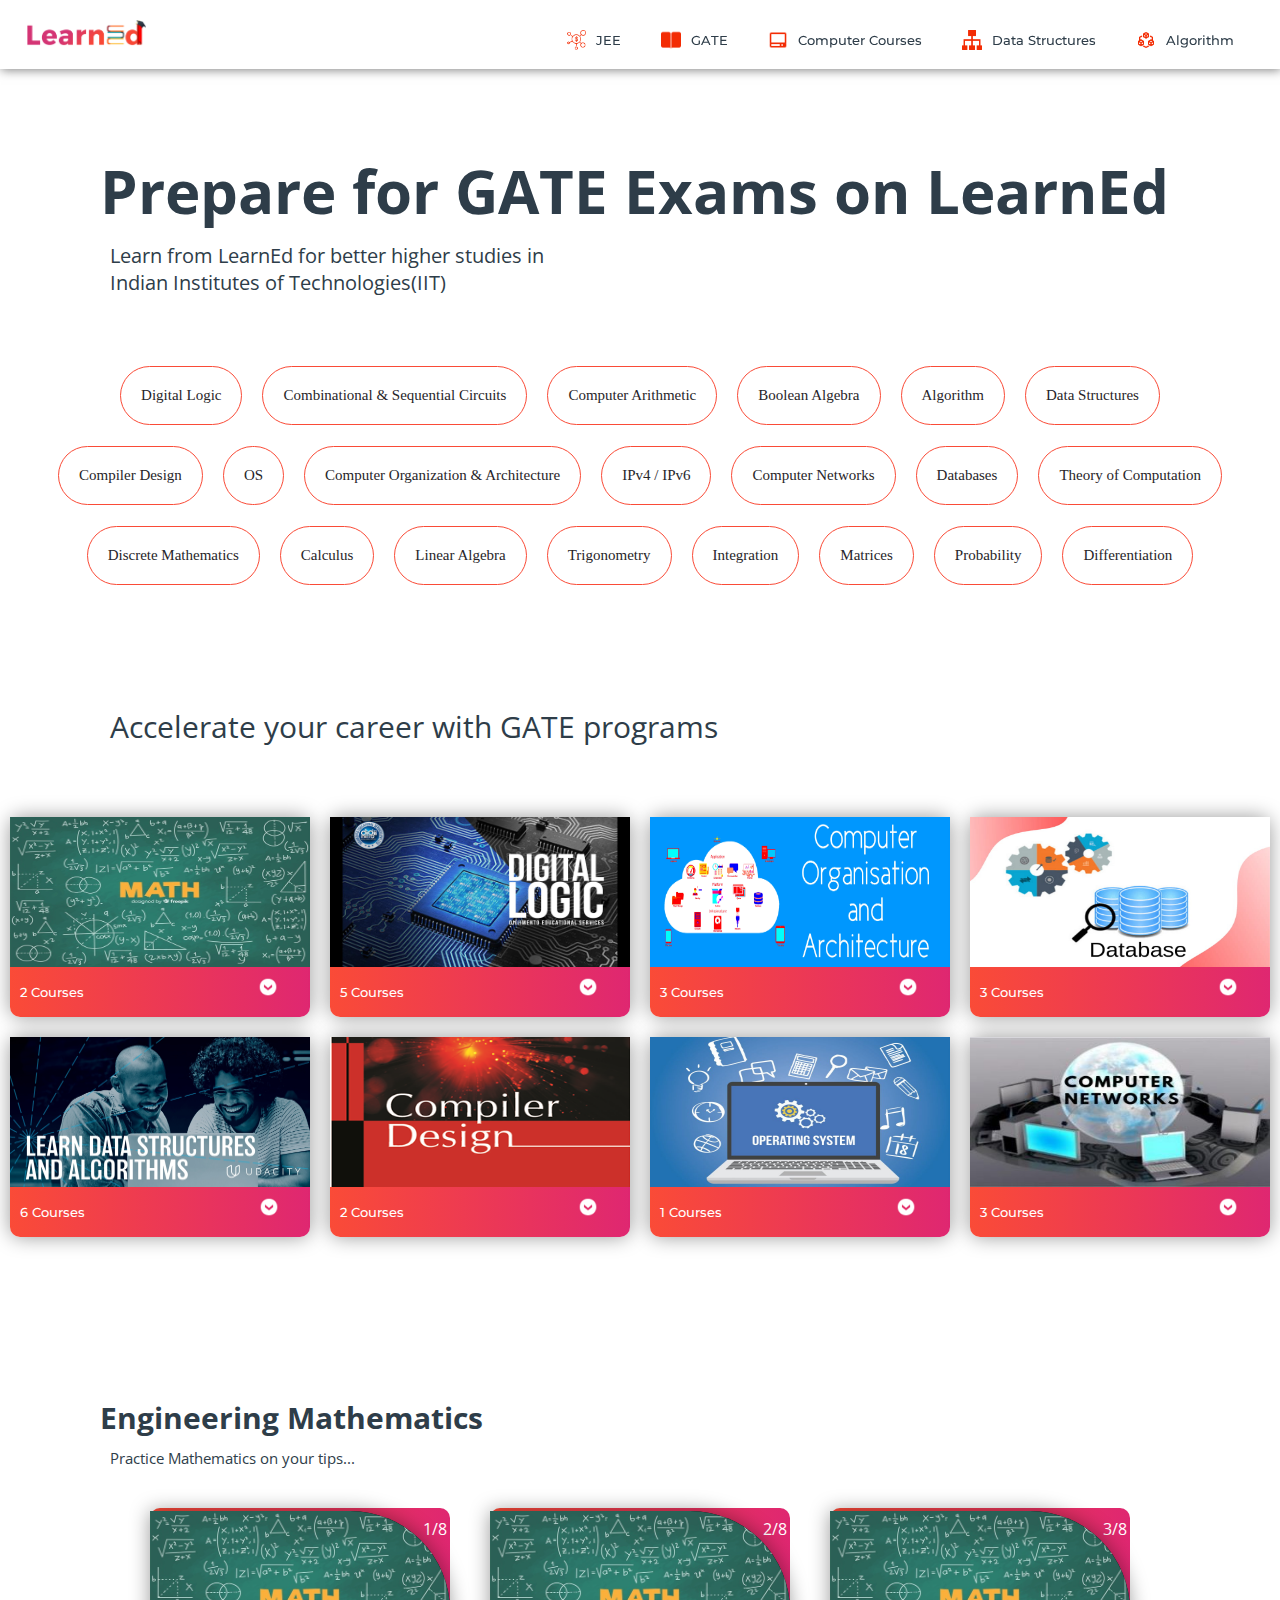
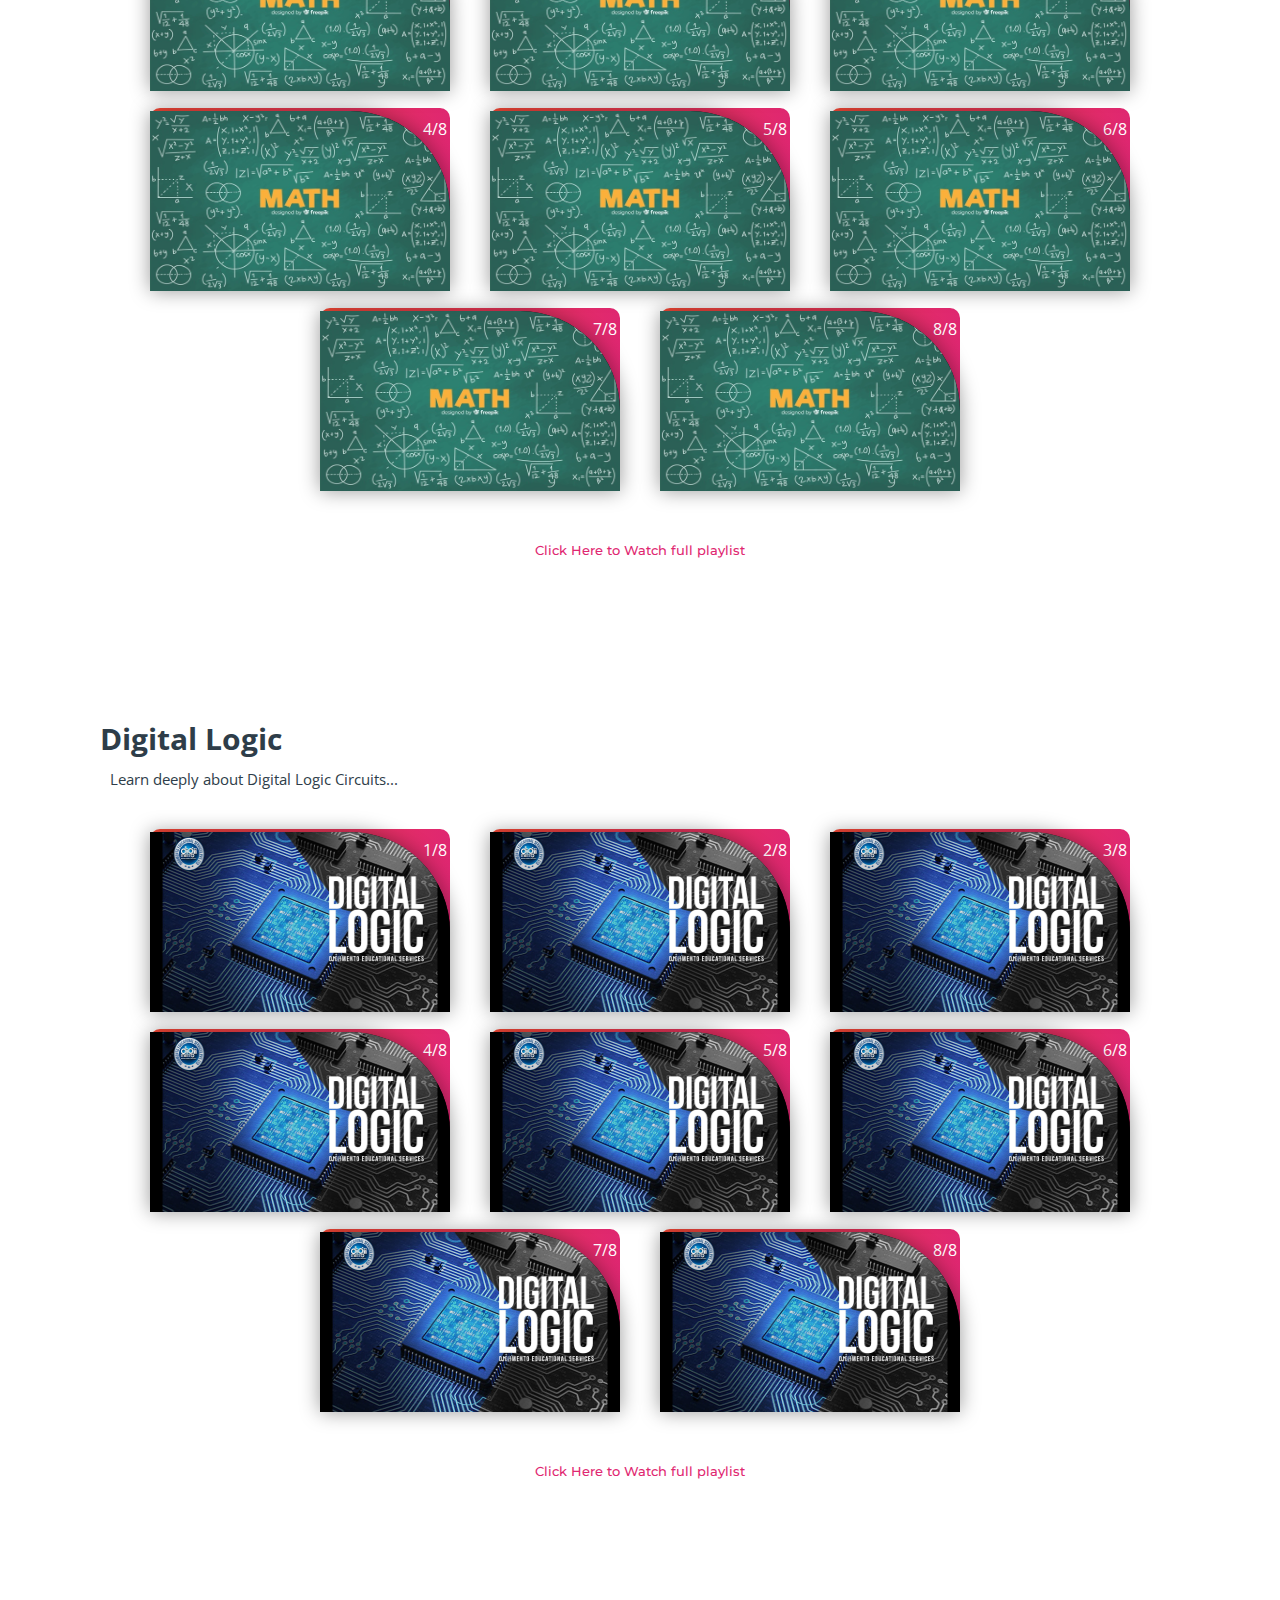
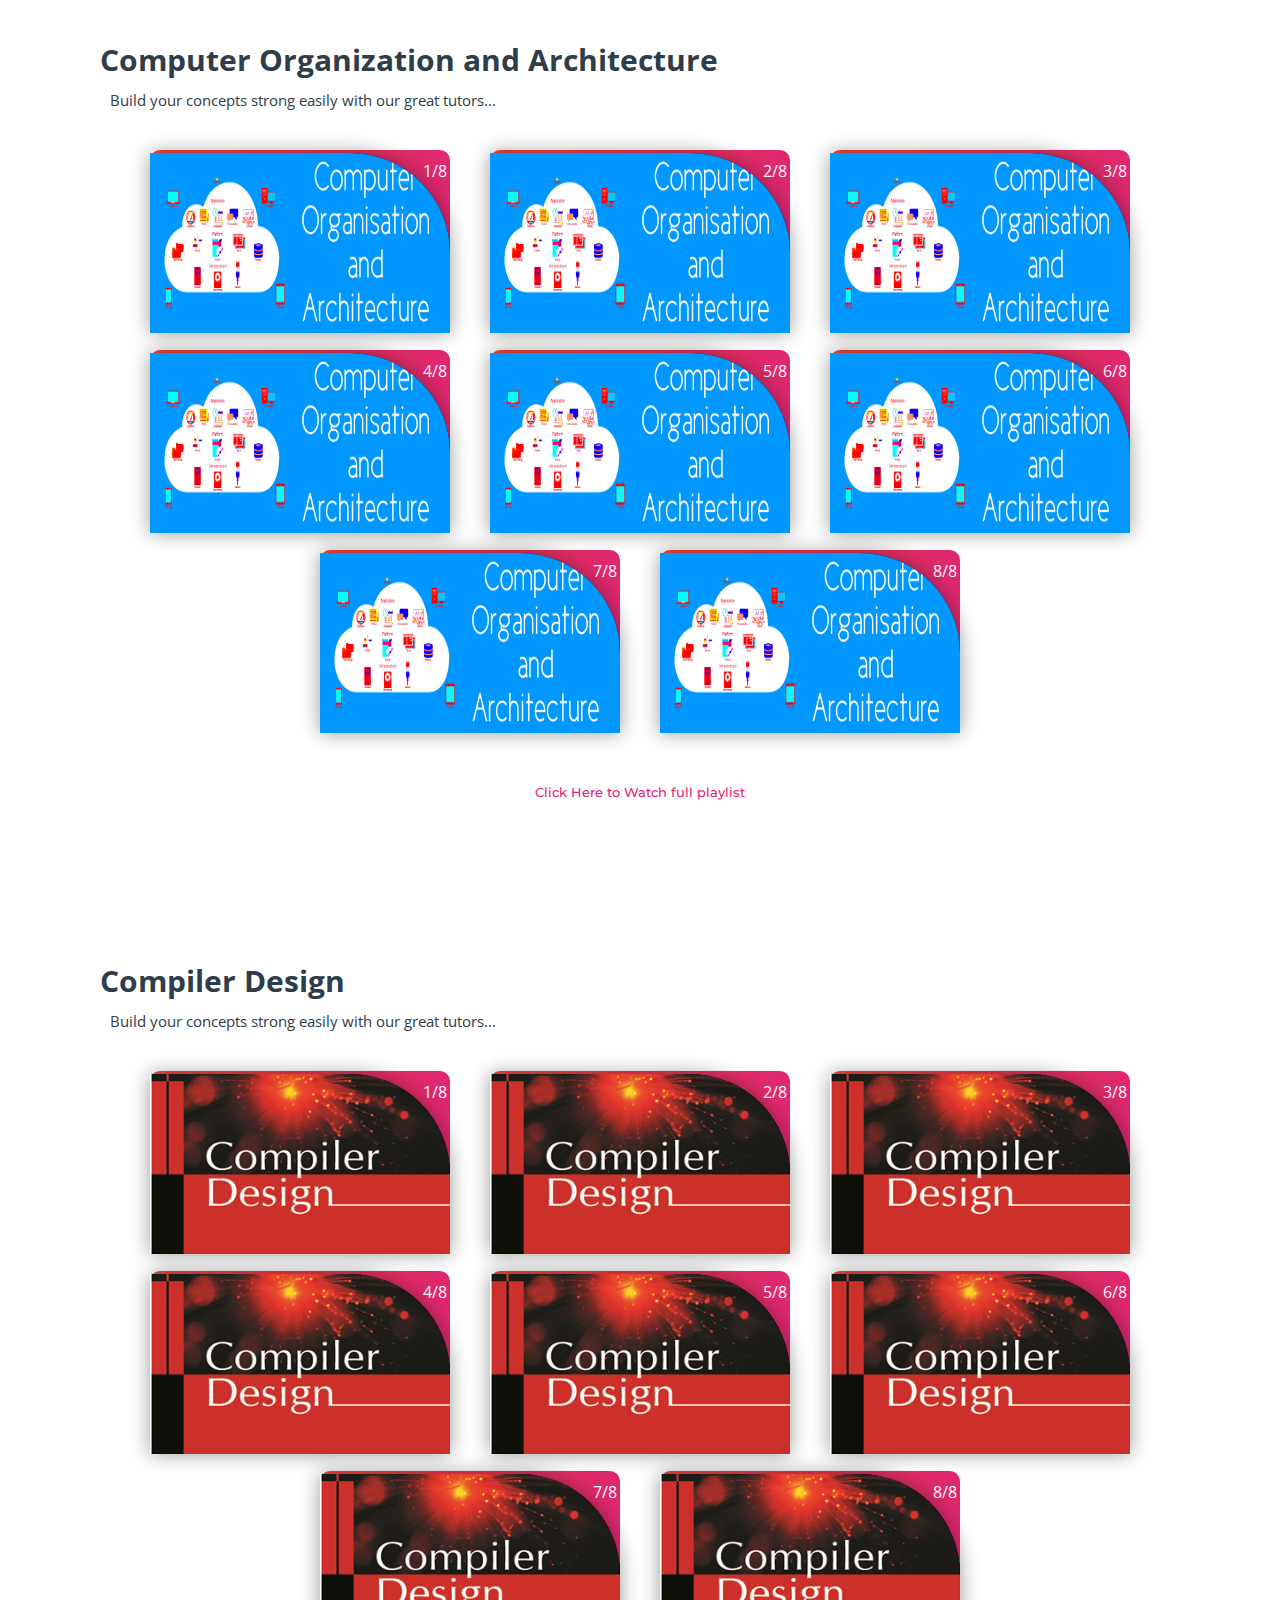
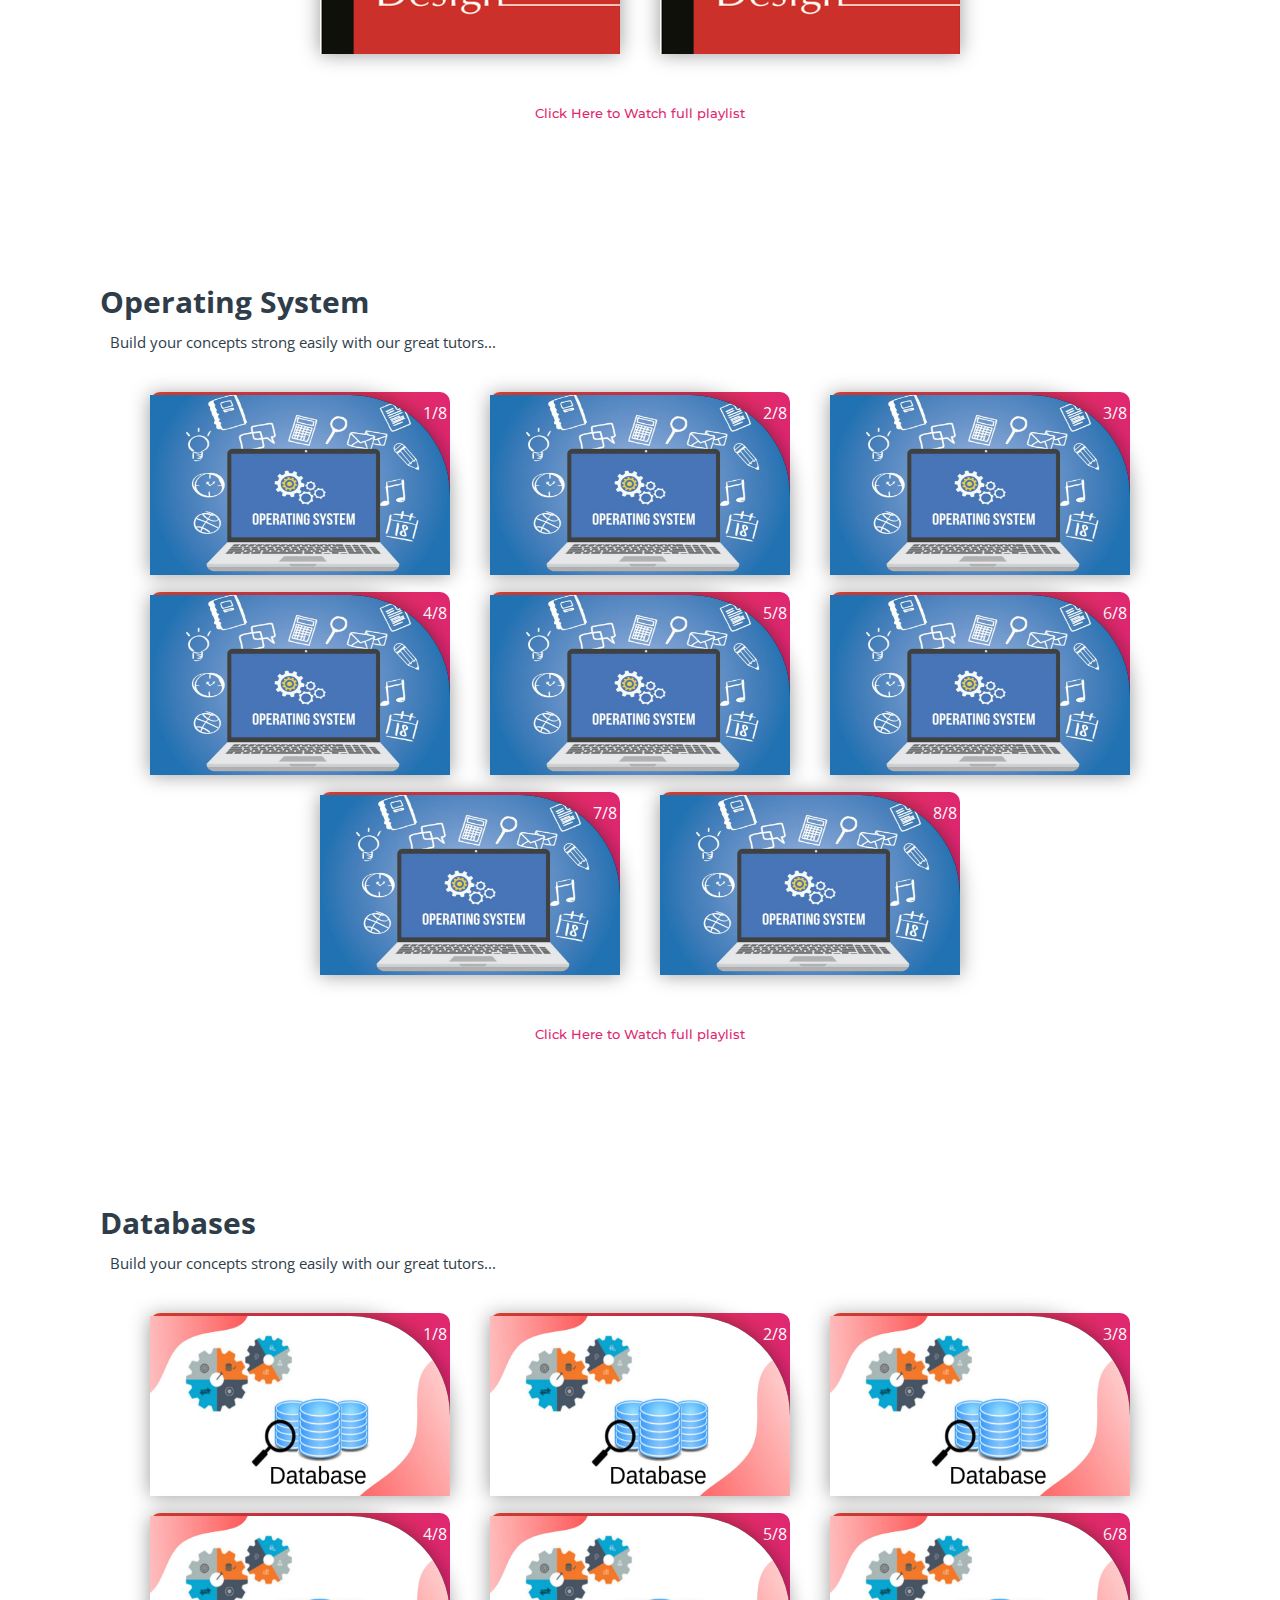
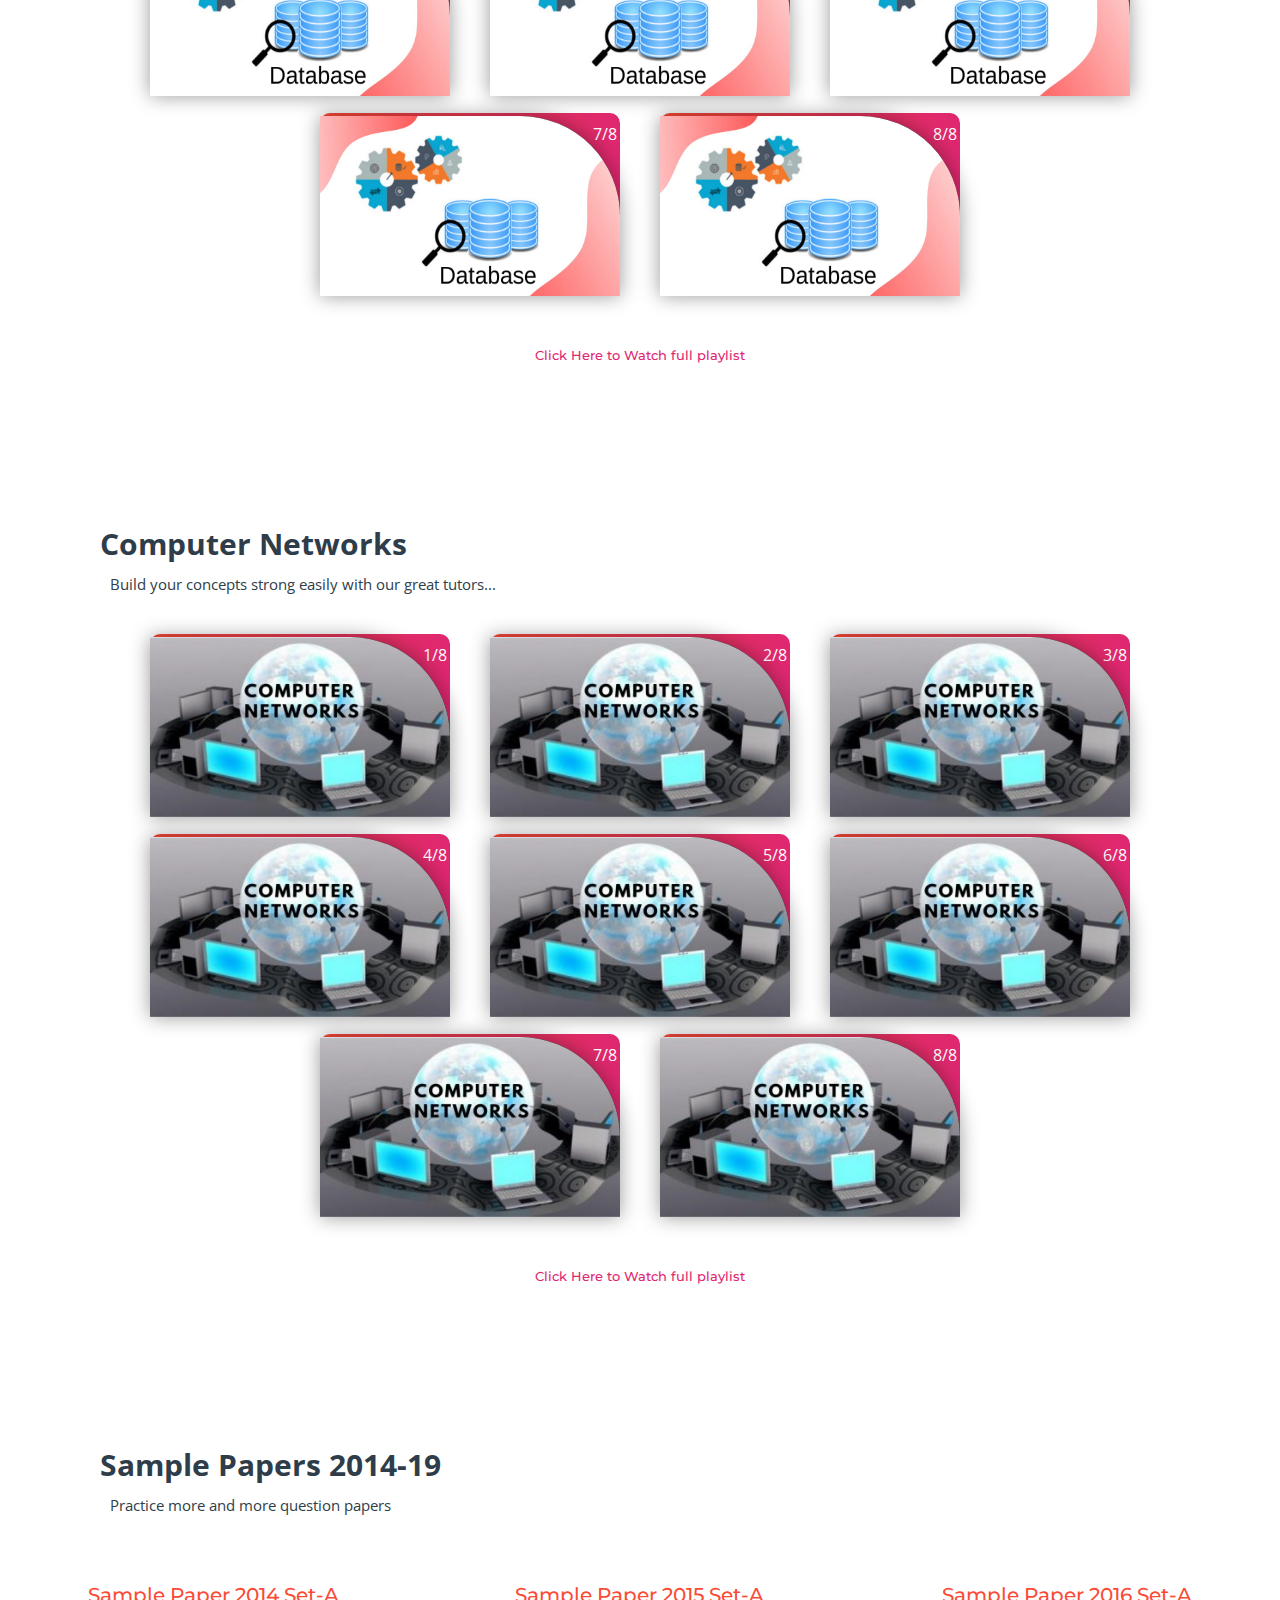
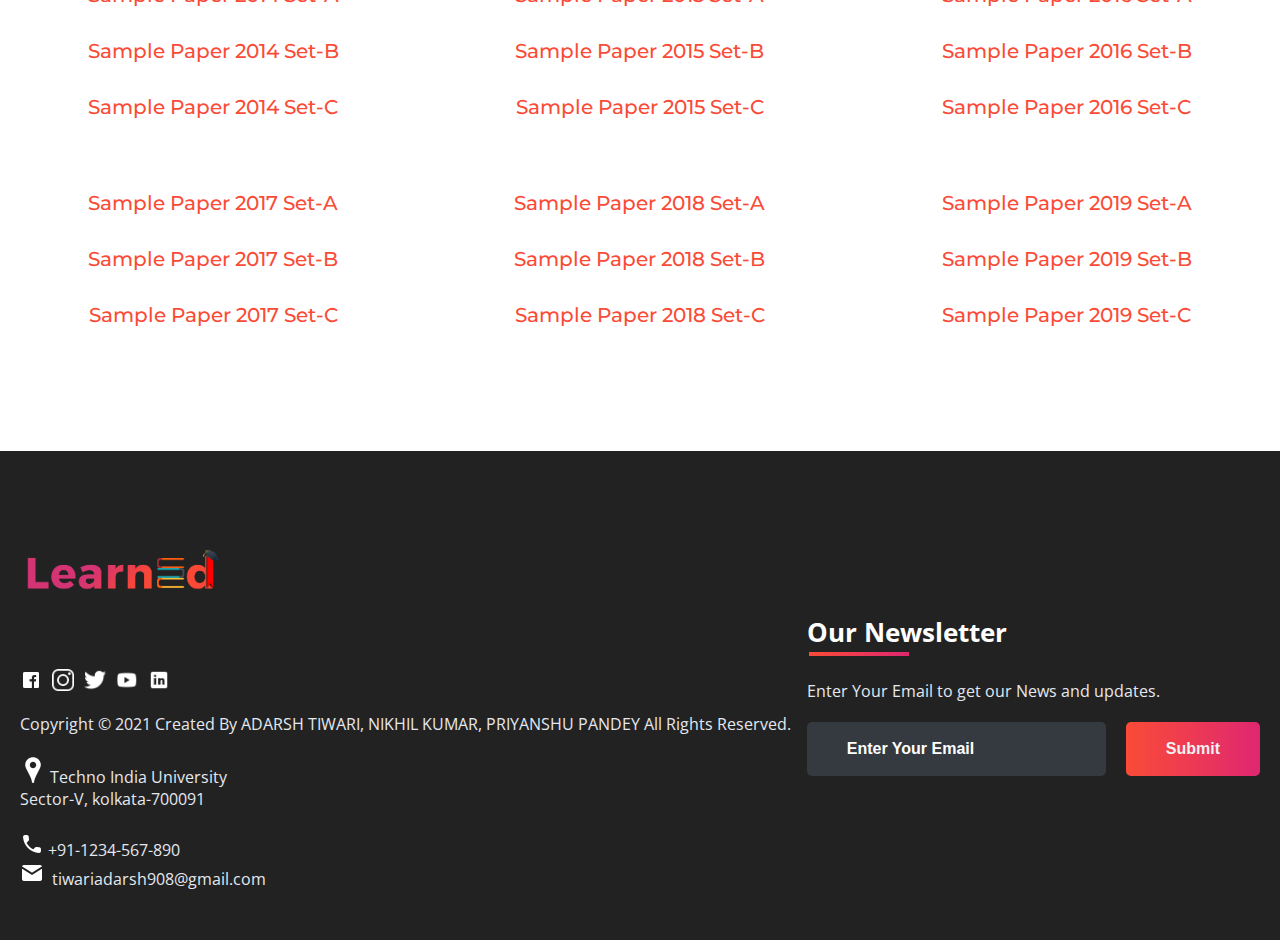
<file: subjects/gate.html>
<!DOCTYPE html>
<html>
  <head>
    <link rel="shortcut icon" type="png" href="../images/icon/favicon.png" />
    <title>Prepare for GATE on LearnEd</title>
    <link rel="stylesheet" type="text/css" href="subjects.css" />
    <script type="text/javascript" src="../script.js"></script>
  </head>
  <body>
    <!-- NAVIGATION -->
    <header>
      <div class="nav" id="nav">
        <div id="learned-logo">
          <a href="../index.html"
            ><img src="../images/icon/logo.png" style="width: 120px"
          /></a>
        </div>
        <div class="switch-tab" id="switch-tab" onclick="switchTAB()">
          <img src="../images/icon/menu.png" />
        </div>
        <ul id="list-switch">
          <li>
            <a href="jee.html"
              ><img src="../images/courses/d1.png" class="icon" />JEE</a
            >
          </li>
          <li>
            <a href="#"
              ><img src="../images/courses/paper.png" class="icon" />GATE</a
            >
          </li>
          <li>
            <a href="computer_courses.html"
              ><img src="../images/courses/computer.png" class="icon" />Computer
              Courses</a
            >
          </li>
          <li>
            <a href="computer_courses.html#data"
              ><img src="../images/courses/data.png" class="icon" />Data
              Structures</a
            >
          </li>
          <li>
            <a href="computer_courses.html#algo"
              ><img src="../images/courses/algo.png" class="icon" />Algorithm</a
            >
          </li>
        </ul>
        <div class="search" id="search-switch">
          <input type="text" placeholder="Search" class="srch" /><button
            id="srchbtn"
          >
            <img src="../images/icon/search.png" />
          </button>
        </div>
      </div>
    </header>

    <!-- Main Title of the Page -->
    <div class="title">
      <span>Prepare for GATE Exams on LearnEd</span>
      <div class="shortdesc">
        <p>
          Learn from LearnEd for better higher studies in<br />
          Indian Institutes of Technologies(IIT)
        </p>
      </div>
    </div>

    <!-- Some KeyWords related to topic -->
    <div class="course">
      <div class="cbox">
        <div class="det"><a href="#digital">Digital Logic</a></div>
        <div class="det">
          <a
            href="https://en.wikipedia.org/wiki/Sequential_logic"
            target="_blank"
            >Combinational & Sequential Circuits</a
          >
        </div>
        <div class="det">
          <a href="https://en.wikipedia.org/wiki/ALU" target="_blank"
            >Computer Arithmetic</a
          >
        </div>
        <div class="det">
          <a
            href="https://en.wikipedia.org/wiki/Boolean_algebra"
            target="_blank"
            >Boolean Algebra</a
          >
        </div>
        <div class="det">
          <a href="computer_courses.html#algo">Algorithm</a>
        </div>
        <div class="det">
          <a href="computer_courses.html#data">Data Structures</a>
        </div>
      </div>
      <div class="cbox">
        <div class="det"><a href="#compiler">Compiler Design</a></div>
        <div class="det"><a href="#os">OS</a></div>
        <div class="det">
          <a href="#coaa">Computer Organization & Architecture</a>
        </div>
        <div class="det">
          <a href="https://en.wikipedia.org/wiki/IPv4" target="_blank"
            >IPv4 / IPv6</a
          >
        </div>
        <div class="det"><a href="#cn">Computer Networks</a></div>
        <div class="det"><a href="#database">Databases</a></div>
        <div class="det">
          <a
            href="https://en.wikipedia.org/wiki/Theory_of_computation"
            target="_blank"
            >Theory of Computation</a
          >
        </div>
      </div>
      <div class="cbox">
        <div class="det"><a href="#math">Discrete Mathematics</a></div>
        <div class="det"><a href="#math">Calculus</a></div>
        <div class="det"><a href="#math">Linear Algebra</a></div>
        <div class="det"><a href="#math">Trigonometry</a></div>
        <div class="det"><a href="#math">Integration</a></div>
        <div class="det"><a href="#math">Matrices</a></div>
        <div class="det"><a href="#math">Probability</a></div>
        <div class="det"><a href="#math">Differentiation</a></div>
      </div>
    </div>

    <!-- Courses Available -->
    <div class="inbt">Accelerate your career with GATE programs</div>

    <div class="ccard">
      <center>
        <div class="ccardbox">
          <div class="dcard">
            <div class="fpart"><img src="../images/courses/math.jpg" /></div>
            <a href="#math"
              ><div class="spart">
                2 Courses <img src="../images/icon/dropdown.png" /></div
            ></a>
          </div>
          <div class="dcard">
            <div class="fpart"><img src="../images/courses/digital.jpg" /></div>
            <a href="#digital"
              ><div class="spart">
                5 Courses <img src="../images/icon/dropdown.png" /></div
            ></a>
          </div>
          <div class="dcard">
            <div class="fpart"><img src="../images/courses/coaa.jpg" /></div>
            <a href="#coaa"
              ><div class="spart">
                3 Courses <img src="../images/icon/dropdown.png" /></div
            ></a>
          </div>
          <div class="dcard">
            <div class="fpart">
              <img src="../images/courses/database.jpg" />
            </div>
            <a href="#database"
              ><div class="spart">
                3 Courses <img src="../images/icon/dropdown.png" /></div
            ></a>
          </div>
          <div class="dcard">
            <div class="fpart">
              <img src="../images/courses/data-algo.jpg" />
            </div>
            <a href="computer_courses.html#data"
              ><div class="spart">
                6 Courses <img src="../images/icon/dropdown.png" /></div
            ></a>
          </div>
          <div class="dcard">
            <div class="fpart">
              <img src="../images/courses/compiler.jpg" />
            </div>
            <a href="#compiler"
              ><div class="spart">
                2 Courses <img src="../images/icon/dropdown.png" /></div
            ></a>
          </div>
          <div class="dcard">
            <div class="fpart"><img src="../images/courses/os.jpg" /></div>
            <a href="#os"
              ><div class="spart">
                1 Courses <img src="../images/icon/dropdown.png" /></div
            ></a>
          </div>
          <div class="dcard">
            <div class="fpart"><img src="../images/courses/cn.jpg" /></div>
            <a href="#cn"
              ><div class="spart">
                3 Courses <img src="../images/icon/dropdown.png" /></div
            ></a>
          </div>
        </div>
      </center>
    </div>

    <!-- Videos on ENGINEERING MATHEMATICS Lectures -->

    <div class="title2" id="math">
      <span>Engineering Mathematics</span>
      <div class="shortdesc2">
        <p>Practice Mathematics on your tips...</p>
      </div>
    </div>

    <center>
      <div class="ccardbox2">
        <div class="dcard2">
          <span class="tag">1/8</span>
          <div class="fpart2">
            <img src="../images/courses/math.jpg" />
            <iframe
              src="https://www.youtube.com/embed/xxGyTHWrHZg"
              frameborder="0"
              allow="accelerometer; autoplay; encrypted-media; gyroscope; picture-in-picture"
              allowfullscreen
            ></iframe>
          </div>
        </div>
        <div class="dcard2">
          <span class="tag">2/8</span>
          <div class="fpart2">
            <img src="../images/courses/math.jpg" />
            <iframe
              src="https://www.youtube.com/embed/xxGyTHWrHZg"
              frameborder="0"
              allow="accelerometer; autoplay; encrypted-media; gyroscope; picture-in-picture"
              allowfullscreen
            ></iframe>
          </div>
        </div>
        <div class="dcard2">
          <span class="tag">3/8</span>
          <div class="fpart2">
            <img src="../images/courses/math.jpg" />
            <iframe
              src="https://www.youtube.com/embed/xxGyTHWrHZg"
              frameborder="0"
              allow="accelerometer; autoplay; encrypted-media; gyroscope; picture-in-picture"
              allowfullscreen
            ></iframe>
          </div>
        </div>
        <div class="dcard2">
          <span class="tag">4/8</span>
          <div class="fpart2">
            <img src="../images/courses/math.jpg" />
            <iframe
              src="https://www.youtube.com/embed/xxGyTHWrHZg"
              frameborder="0"
              allow="accelerometer; autoplay; encrypted-media; gyroscope; picture-in-picture"
              allowfullscreen
            ></iframe>
          </div>
        </div>

        <div class="dcard2">
          <span class="tag">5/8</span>
          <div class="fpart2">
            <img src="../images/courses/math.jpg" />
            <iframe
              src="https://www.youtube.com/embed/xxGyTHWrHZg"
              frameborder="0"
              allow="accelerometer; autoplay; encrypted-media; gyroscope; picture-in-picture"
              allowfullscreen
            ></iframe>
          </div>
        </div>
        <div class="dcard2">
          <span class="tag">6/8</span>
          <div class="fpart2">
            <img src="../images/courses/math.jpg" />
            <iframe
              src="https://www.youtube.com/embed/xxGyTHWrHZg"
              frameborder="0"
              allow="accelerometer; autoplay; encrypted-media; gyroscope; picture-in-picture"
              allowfullscreen
            ></iframe>
          </div>
        </div>
        <div class="dcard2">
          <span class="tag">7/8</span>
          <div class="fpart2">
            <img src="../images/courses/math.jpg" />
            <iframe
              src="https://www.youtube.com/embed/xxGyTHWrHZg"
              frameborder="0"
              allow="accelerometer; autoplay; encrypted-media; gyroscope; picture-in-picture"
              allowfullscreen
            ></iframe>
          </div>
        </div>
        <div class="dcard2">
          <span class="tag">8/8</span>
          <div class="fpart2">
            <img src="../images/courses/math.jpg" />
            <iframe
              src="https://www.youtube.com/embed/xxGyTHWrHZg"
              frameborder="0"
              allow="accelerometer; autoplay; encrypted-media; gyroscope; picture-in-picture"
              allowfullscreen
            ></iframe>
          </div>
        </div>
      </div>
    </center>
    <br /><br />
    <div class="click-me">
      <a href="https://www.youtube.com/watch?v=xxGyTHWrHZg" target="_blank"
        >Click Here to Watch full playlist</a
      >
    </div>

    <!-- Videos on DIGITAL LOGIC Lectures -->

    <div class="title2" id="digital">
      <span>Digital Logic</span>
      <div class="shortdesc2">
        <p>Learn deeply about Digital Logic Circuits...</p>
      </div>
    </div>
    <center>
      <div class="ccardbox2">
        <div class="dcard2">
          <span class="tag">1/8</span>
          <div class="fpart2">
            <img src="../images/courses/digital.jpg" />
            <iframe
              src="https://www.youtube.com/embed/-M7oIM8hKSU"
              frameborder="0"
              allow="accelerometer; autoplay; encrypted-media; gyroscope; picture-in-picture"
              allowfullscreen
            ></iframe>
          </div>
        </div>
        <div class="dcard2">
          <span class="tag">2/8</span>
          <div class="fpart2">
            <img src="../images/courses/digital.jpg" />
            <iframe
              src="https://www.youtube.com/embed/-M7oIM8hKSU"
              frameborder="0"
              allow="accelerometer; autoplay; encrypted-media; gyroscope; picture-in-picture"
              allowfullscreen
            ></iframe>
          </div>
        </div>
        <div class="dcard2">
          <span class="tag">3/8</span>
          <div class="fpart2">
            <img src="../images/courses/digital.jpg" />
            <iframe
              src="https://www.youtube.com/embed/-M7oIM8hKSU"
              frameborder="0"
              allow="accelerometer; autoplay; encrypted-media; gyroscope; picture-in-picture"
              allowfullscreen
            ></iframe>
          </div>
        </div>
        <div class="dcard2">
          <span class="tag">4/8</span>
          <div class="fpart2">
            <img src="../images/courses/digital.jpg" />
            <iframe
              src="https://www.youtube.com/embed/-M7oIM8hKSU"
              frameborder="0"
              allow="accelerometer; autoplay; encrypted-media; gyroscope; picture-in-picture"
              allowfullscreen
            ></iframe>
          </div>
        </div>

        <div class="dcard2">
          <span class="tag">5/8</span>
          <div class="fpart2">
            <img src="../images/courses/digital.jpg" />
            <iframe
              src="https://www.youtube.com/embed/-M7oIM8hKSU"
              frameborder="0"
              allow="accelerometer; autoplay; encrypted-media; gyroscope; picture-in-picture"
              allowfullscreen
            ></iframe>
          </div>
        </div>
        <div class="dcard2">
          <span class="tag">6/8</span>
          <div class="fpart2">
            <img src="../images/courses/digital.jpg" />
            <iframe
              src="https://www.youtube.com/embed/-M7oIM8hKSU"
              frameborder="0"
              allow="accelerometer; autoplay; encrypted-media; gyroscope; picture-in-picture"
              allowfullscreen
            ></iframe>
          </div>
        </div>
        <div class="dcard2">
          <span class="tag">7/8</span>
          <div class="fpart2">
            <img src="../images/courses/digital.jpg" />
            <iframe
              src="https://www.youtube.com/embed/-M7oIM8hKSU"
              frameborder="0"
              allow="accelerometer; autoplay; encrypted-media; gyroscope; picture-in-picture"
              allowfullscreen
            ></iframe>
          </div>
        </div>
        <div class="dcard2">
          <span class="tag">8/8</span>
          <div class="fpart2">
            <img src="../images/courses/digital.jpg" />
            <iframe
              src="https://www.youtube.com/embed/-M7oIM8hKSU"
              frameborder="0"
              allow="accelerometer; autoplay; encrypted-media; gyroscope; picture-in-picture"
              allowfullscreen
            ></iframe>
          </div>
        </div>
      </div>
    </center>
    <br /><br />
    <div class="click-me">
      <a href="https://youtu.be/-M7oIM8hKSU" target="_blank"
        >Click Here to Watch full playlist</a
      >
    </div>

    <!-- Videos on COMPUTER ORGANIZATION and ARCHITECTURE Lectures -->

    <div class="title2" id="coaa">
      <span>Computer Organization and Architecture</span>
      <div class="shortdesc2">
        <p>Build your concepts strong easily with our great tutors...</p>
      </div>
    </div>
    <center>
      <div class="ccardbox2">
        <div class="dcard2">
          <span class="tag">1/8</span>
          <div class="fpart2">
            <img src="../images/courses/coaa.jpg" />
            <iframe
              src="https://www.youtube.com/embed/q6oiRtKTpX4"
              frameborder="0"
              allow="accelerometer; autoplay; encrypted-media; gyroscope; picture-in-picture"
              allowfullscreen
            ></iframe>
          </div>
        </div>
        <div class="dcard2">
          <span class="tag">2/8</span>
          <div class="fpart2">
            <img src="../images/courses/coaa.jpg" />
            <iframe
              src="https://www.youtube.com/embed/q6oiRtKTpX4"
              frameborder="0"
              allow="accelerometer; autoplay; encrypted-media; gyroscope; picture-in-picture"
              allowfullscreen
            ></iframe>
          </div>
        </div>
        <div class="dcard2">
          <span class="tag">3/8</span>
          <div class="fpart2">
            <img src="../images/courses/coaa.jpg" />
            <iframe
              src="https://www.youtube.com/embed/q6oiRtKTpX4"
              frameborder="0"
              allow="accelerometer; autoplay; encrypted-media; gyroscope; picture-in-picture"
              allowfullscreen
            ></iframe>
          </div>
        </div>
        <div class="dcard2">
          <span class="tag">4/8</span>
          <div class="fpart2">
            <img src="../images/courses/coaa.jpg" />
            <iframe
              src="https://www.youtube.com/embed/q6oiRtKTpX4"
              frameborder="0"
              allow="accelerometer; autoplay; encrypted-media; gyroscope; picture-in-picture"
              allowfullscreen
            ></iframe>
          </div>
        </div>

        <div class="dcard2">
          <span class="tag">5/8</span>
          <div class="fpart2">
            <img src="../images/courses/coaa.jpg" />
            <iframe
              src="https://www.youtube.com/embed/q6oiRtKTpX4"
              frameborder="0"
              allow="accelerometer; autoplay; encrypted-media; gyroscope; picture-in-picture"
              allowfullscreen
            ></iframe>
          </div>
        </div>
        <div class="dcard2">
          <span class="tag">6/8</span>
          <div class="fpart2">
            <img src="../images/courses/coaa.jpg" />
            <iframe
              src="https://www.youtube.com/embed/q6oiRtKTpX4"
              frameborder="0"
              allow="accelerometer; autoplay; encrypted-media; gyroscope; picture-in-picture"
              allowfullscreen
            ></iframe>
          </div>
        </div>
        <div class="dcard2">
          <span class="tag">7/8</span>
          <div class="fpart2">
            <img src="../images/courses/coaa.jpg" />
            <iframe
              src="https://www.youtube.com/embed/q6oiRtKTpX4"
              frameborder="0"
              allow="accelerometer; autoplay; encrypted-media; gyroscope; picture-in-picture"
              allowfullscreen
            ></iframe>
          </div>
        </div>
        <div class="dcard2">
          <span class="tag">8/8</span>
          <div class="fpart2">
            <img src="../images/courses/coaa.jpg" />
            <iframe
              src="https://www.youtube.com/embed/q6oiRtKTpX4"
              frameborder="0"
              allow="accelerometer; autoplay; encrypted-media; gyroscope; picture-in-picture"
              allowfullscreen
            ></iframe>
          </div>
        </div>
      </div>
    </center>
    <br /><br />
    <div class="click-me">
      <a href="https://youtu.be/q6oiRtKTpX4" target="_blank"
        >Click Here to Watch full playlist</a
      >
    </div>

    <!-- Videos on COMPILER Lectures -->

    <div class="title2" id="compiler">
      <span>Compiler Design</span>
      <div class="shortdesc2">
        <p>Build your concepts strong easily with our great tutors...</p>
      </div>
    </div>
    <center>
      <div class="ccardbox2">
        <div class="dcard2">
          <span class="tag">1/8</span>
          <div class="fpart2">
            <img src="../images/courses/compiler.jpg" />
            <iframe
              src="https://www.youtube.com/embed/yNZIhF6pxjM"
              frameborder="0"
              allow="accelerometer; autoplay; encrypted-media; gyroscope; picture-in-picture"
              allowfullscreen
            ></iframe>
          </div>
        </div>
        <div class="dcard2">
          <span class="tag">2/8</span>
          <div class="fpart2">
            <img src="../images/courses/compiler.jpg" />
            <iframe
              src="https://www.youtube.com/embed/yNZIhF6pxjM"
              frameborder="0"
              allow="accelerometer; autoplay; encrypted-media; gyroscope; picture-in-picture"
              allowfullscreen
            ></iframe>
          </div>
        </div>
        <div class="dcard2">
          <span class="tag">3/8</span>
          <div class="fpart2">
            <img src="../images/courses/compiler.jpg" />
            <iframe
              src="https://www.youtube.com/embed/yNZIhF6pxjM"
              frameborder="0"
              allow="accelerometer; autoplay; encrypted-media; gyroscope; picture-in-picture"
              allowfullscreen
            ></iframe>
          </div>
        </div>
        <div class="dcard2">
          <span class="tag">4/8</span>
          <div class="fpart2">
            <img src="../images/courses/compiler.jpg" />
            <iframe
              src="https://www.youtube.com/embed/yNZIhF6pxjM"
              frameborder="0"
              allow="accelerometer; autoplay; encrypted-media; gyroscope; picture-in-picture"
              allowfullscreen
            ></iframe>
          </div>
        </div>

        <div class="dcard2">
          <span class="tag">5/8</span>
          <div class="fpart2">
            <img src="../images/courses/compiler.jpg" />
            <iframe
              src="https://www.youtube.com/embed/yNZIhF6pxjM"
              frameborder="0"
              allow="accelerometer; autoplay; encrypted-media; gyroscope; picture-in-picture"
              allowfullscreen
            ></iframe>
          </div>
        </div>
        <div class="dcard2">
          <span class="tag">6/8</span>
          <div class="fpart2">
            <img src="../images/courses/compiler.jpg" />
            <iframe
              src="https://www.youtube.com/embed/yNZIhF6pxjM"
              frameborder="0"
              allow="accelerometer; autoplay; encrypted-media; gyroscope; picture-in-picture"
              allowfullscreen
            ></iframe>
          </div>
        </div>
        <div class="dcard2">
          <span class="tag">7/8</span>
          <div class="fpart2">
            <img src="../images/courses/compiler.jpg" />
            <iframe
              src="https://www.youtube.com/embed/yNZIhF6pxjM"
              frameborder="0"
              allow="accelerometer; autoplay; encrypted-media; gyroscope; picture-in-picture"
              allowfullscreen
            ></iframe>
          </div>
        </div>
        <div class="dcard2">
          <span class="tag">8/8</span>
          <div class="fpart2">
            <img src="../images/courses/compiler.jpg" />
            <iframe
              src="https://www.youtube.com/embed/yNZIhF6pxjM"
              frameborder="0"
              allow="accelerometer; autoplay; encrypted-media; gyroscope; picture-in-picture"
              allowfullscreen
            ></iframe>
          </div>
        </div>
      </div>
    </center>
    <br /><br />
    <div class="click-me">
      <a href="https://youtu.be/yNZIhF6pxjM" target="_blank"
        >Click Here to Watch full playlist</a
      >
    </div>

    <!-- Videos on OPERATING SYSTEM Lectures -->

    <div class="title2" id="os">
      <span>Operating System</span>
      <div class="shortdesc2">
        <p>Build your concepts strong easily with our great tutors...</p>
      </div>
    </div>
    <center>
      <div class="ccardbox2">
        <div class="dcard2">
          <span class="tag">1/8</span>
          <div class="fpart2">
            <img src="../images/courses/os.jpg" />
            <iframe
              src="https://www.youtube.com/embed/vBURTt97EkA"
              frameborder="0"
              allow="accelerometer; autoplay; encrypted-media; gyroscope; picture-in-picture"
              allowfullscreen
            ></iframe>
          </div>
        </div>
        <div class="dcard2">
          <span class="tag">2/8</span>
          <div class="fpart2">
            <img src="../images/courses/os.jpg" />
            <iframe
              src="https://www.youtube.com/embed/vBURTt97EkA"
              frameborder="0"
              allow="accelerometer; autoplay; encrypted-media; gyroscope; picture-in-picture"
              allowfullscreen
            ></iframe>
          </div>
        </div>
        <div class="dcard2">
          <span class="tag">3/8</span>
          <div class="fpart2">
            <img src="../images/courses/os.jpg" />
            <iframe
              src="https://www.youtube.com/embed/vBURTt97EkA"
              frameborder="0"
              allow="accelerometer; autoplay; encrypted-media; gyroscope; picture-in-picture"
              allowfullscreen
            ></iframe>
          </div>
        </div>
        <div class="dcard2">
          <span class="tag">4/8</span>
          <div class="fpart2">
            <img src="../images/courses/os.jpg" />
            <iframe
              src="https://www.youtube.com/embed/vBURTt97EkA"
              frameborder="0"
              allow="accelerometer; autoplay; encrypted-media; gyroscope; picture-in-picture"
              allowfullscreen
            ></iframe>
          </div>
        </div>

        <div class="dcard2">
          <span class="tag">5/8</span>
          <div class="fpart2">
            <img src="../images/courses/os.jpg" />
            <iframe
              src="https://www.youtube.com/embed/vBURTt97EkA"
              frameborder="0"
              allow="accelerometer; autoplay; encrypted-media; gyroscope; picture-in-picture"
              allowfullscreen
            ></iframe>
          </div>
        </div>
        <div class="dcard2">
          <span class="tag">6/8</span>
          <div class="fpart2">
            <img src="../images/courses/os.jpg" />
            <iframe
              src="https://www.youtube.com/embed/vBURTt97EkA"
              frameborder="0"
              allow="accelerometer; autoplay; encrypted-media; gyroscope; picture-in-picture"
              allowfullscreen
            ></iframe>
          </div>
        </div>
        <div class="dcard2">
          <span class="tag">7/8</span>
          <div class="fpart2">
            <img src="../images/courses/os.jpg" />
            <iframe
              src="https://www.youtube.com/embed/vBURTt97EkA"
              frameborder="0"
              allow="accelerometer; autoplay; encrypted-media; gyroscope; picture-in-picture"
              allowfullscreen
            ></iframe>
          </div>
        </div>
        <div class="dcard2">
          <span class="tag">8/8</span>
          <div class="fpart2">
            <img src="../images/courses/os.jpg" />
            <iframe
              src="https://www.youtube.com/embed/vBURTt97EkA"
              frameborder="0"
              allow="accelerometer; autoplay; encrypted-media; gyroscope; picture-in-picture"
              allowfullscreen
            ></iframe>
          </div>
        </div>
      </div>
    </center>

    <br /><br />
    <div class="click-me">
      <a href="https://youtu.be/vBURTt97EkA" target="_blank"
        >Click Here to Watch full playlist</a
      >
    </div>

    <!-- Videos on DATABASE Lectures -->

    <div class="title2" id="database">
      <span>Databases</span>
      <div class="shortdesc2">
        <p>Build your concepts strong easily with our great tutors...</p>
      </div>
    </div>
    <center>
      <div class="ccardbox2">
        <div class="dcard2">
          <span class="tag">1/8</span>
          <div class="fpart2">
            <img src="../images/courses/database.jpg" />
            <iframe
              src="https://www.youtube.com/embed/wR0jg0eQsZA"
              frameborder="0"
              allow="accelerometer; autoplay; encrypted-media; gyroscope; picture-in-picture"
              allowfullscreen
            ></iframe>
          </div>
        </div>
        <div class="dcard2">
          <span class="tag">2/8</span>
          <div class="fpart2">
            <img src="../images/courses/database.jpg" />
            <iframe
              src="https://www.youtube.com/embed/wR0jg0eQsZA"
              frameborder="0"
              allow="accelerometer; autoplay; encrypted-media; gyroscope; picture-in-picture"
              allowfullscreen
            ></iframe>
          </div>
        </div>
        <div class="dcard2">
          <span class="tag">3/8</span>
          <div class="fpart2">
            <img src="../images/courses/database.jpg" />
            <iframe
              src="https://www.youtube.com/embed/wR0jg0eQsZA"
              frameborder="0"
              allow="accelerometer; autoplay; encrypted-media; gyroscope; picture-in-picture"
              allowfullscreen
            ></iframe>
          </div>
        </div>
        <div class="dcard2">
          <span class="tag">4/8</span>
          <div class="fpart2">
            <img src="../images/courses/database.jpg" />
            <iframe
              src="https://www.youtube.com/embed/wR0jg0eQsZA"
              frameborder="0"
              allow="accelerometer; autoplay; encrypted-media; gyroscope; picture-in-picture"
              allowfullscreen
            ></iframe>
          </div>
        </div>

        <div class="dcard2">
          <span class="tag">5/8</span>
          <div class="fpart2">
            <img src="../images/courses/database.jpg" />
            <iframe
              src="https://www.youtube.com/embed/wR0jg0eQsZA"
              frameborder="0"
              allow="accelerometer; autoplay; encrypted-media; gyroscope; picture-in-picture"
              allowfullscreen
            ></iframe>
          </div>
        </div>
        <div class="dcard2">
          <span class="tag">6/8</span>
          <div class="fpart2">
            <img src="../images/courses/database.jpg" />
            <iframe
              src="https://www.youtube.com/embed/wR0jg0eQsZA"
              frameborder="0"
              allow="accelerometer; autoplay; encrypted-media; gyroscope; picture-in-picture"
              allowfullscreen
            ></iframe>
          </div>
        </div>
        <div class="dcard2">
          <span class="tag">7/8</span>
          <div class="fpart2">
            <img src="../images/courses/database.jpg" />
            <iframe
              src="https://www.youtube.com/embed/wR0jg0eQsZA"
              frameborder="0"
              allow="accelerometer; autoplay; encrypted-media; gyroscope; picture-in-picture"
              allowfullscreen
            ></iframe>
          </div>
        </div>
        <div class="dcard2">
          <span class="tag">8/8</span>
          <div class="fpart2">
            <img src="../images/courses/database.jpg" />
            <iframe
              src="https://www.youtube.com/embed/wR0jg0eQsZA"
              frameborder="0"
              allow="accelerometer; autoplay; encrypted-media; gyroscope; picture-in-picture"
              allowfullscreen
            ></iframe>
          </div>
        </div>
      </div>
    </center>
    <br /><br />
    <div class="click-me">
      <a href="https://youtu.be/wR0jg0eQsZA" target="_blank"
        >Click Here to Watch full playlist</a
      >
    </div>

    <!-- Videos on COMPUTER NETWORKS Lectures -->

    <div class="title2" id="cn">
      <span>Computer Networks</span>
      <div class="shortdesc2">
        <p>Build your concepts strong easily with our great tutors...</p>
      </div>
    </div>
    <center>
      <div class="ccardbox2">
        <div class="dcard2">
          <span class="tag">1/8</span>
          <div class="fpart2">
            <img src="../images/courses/cn.jpg" />
            <iframe
              src="https://www.youtube.com/embed/qiQR5rTSshw"
              frameborder="0"
              allow="accelerometer; autoplay; encrypted-media; gyroscope; picture-in-picture"
              allowfullscreen
            ></iframe>
          </div>
        </div>
        <div class="dcard2">
          <span class="tag">2/8</span>
          <div class="fpart2">
            <img src="../images/courses/cn.jpg" />
            <iframe
              src="https://www.youtube.com/embed/qiQR5rTSshw"
              frameborder="0"
              allow="accelerometer; autoplay; encrypted-media; gyroscope; picture-in-picture"
              allowfullscreen
            ></iframe>
          </div>
        </div>
        <div class="dcard2">
          <span class="tag">3/8</span>
          <div class="fpart2">
            <img src="../images/courses/cn.jpg" />
            <iframe
              src="https://www.youtube.com/embed/qiQR5rTSshw"
              frameborder="0"
              allow="accelerometer; autoplay; encrypted-media; gyroscope; picture-in-picture"
              allowfullscreen
            ></iframe>
          </div>
        </div>
        <div class="dcard2">
          <span class="tag">4/8</span>
          <div class="fpart2">
            <img src="../images/courses/cn.jpg" />
            <iframe
              src="https://www.youtube.com/embed/qiQR5rTSshw"
              frameborder="0"
              allow="accelerometer; autoplay; encrypted-media; gyroscope; picture-in-picture"
              allowfullscreen
            ></iframe>
          </div>
        </div>

        <div class="dcard2">
          <span class="tag">5/8</span>
          <div class="fpart2">
            <img src="../images/courses/cn.jpg" />
            <iframe
              src="https://www.youtube.com/embed/qiQR5rTSshw"
              frameborder="0"
              allow="accelerometer; autoplay; encrypted-media; gyroscope; picture-in-picture"
              allowfullscreen
            ></iframe>
          </div>
        </div>
        <div class="dcard2">
          <span class="tag">6/8</span>
          <div class="fpart2">
            <img src="../images/courses/cn.jpg" />
            <iframe
              src="https://www.youtube.com/embed/qiQR5rTSshw"
              frameborder="0"
              allow="accelerometer; autoplay; encrypted-media; gyroscope; picture-in-picture"
              allowfullscreen
            ></iframe>
          </div>
        </div>
        <div class="dcard2">
          <span class="tag">7/8</span>
          <div class="fpart2">
            <img src="../images/courses/cn.jpg" />
            <iframe
              src="https://www.youtube.com/embed/qiQR5rTSshw"
              frameborder="0"
              allow="accelerometer; autoplay; encrypted-media; gyroscope; picture-in-picture"
              allowfullscreen
            ></iframe>
          </div>
        </div>
        <div class="dcard2">
          <span class="tag">8/8</span>
          <div class="fpart2">
            <img src="../images/courses/cn.jpg" />
            <iframe
              src="https://www.youtube.com/embed/qiQR5rTSshw"
              frameborder="0"
              allow="accelerometer; autoplay; encrypted-media; gyroscope; picture-in-picture"
              allowfullscreen
            ></iframe>
          </div>
        </div>
      </div>
    </center>

    <br /><br />
    <div class="click-me">
      <a href="https://youtu.be/qiQR5rTSshw" target="_blank"
        >Click Here to Watch full playlist</a
      >
    </div>

    <!-- Links for SAMPLE PAPERS of JEE MAINS & ADVANCED -->

    <div class="title2" id="sample_papers">
      <span>Sample Papers 2014-19</span>
      <div class="shortdesc2">
        <p>Practice more and more question papers</p>
      </div>
    </div>

    <div class="sample">
      <ul>
        <li>
          <a href="../samplePapers/p1.pdf" target="_blank"
            >Sample Paper 2014 Set-A</a
          >
        </li>
        <li>
          <a href="../samplePapers/p1.pdf" target="_blank"
            >Sample Paper 2014 Set-B</a
          >
        </li>
        <li>
          <a href="../samplePapers/p1.pdf" target="_blank"
            >Sample Paper 2014 Set-C</a
          >
        </li>
      </ul>
      <ul>
        <li>
          <a href="../samplePapers/p1.pdf" target="_blank"
            >Sample Paper 2015 Set-A</a
          >
        </li>
        <li>
          <a href="../samplePapers/p1.pdf" target="_blank"
            >Sample Paper 2015 Set-B</a
          >
        </li>
        <li>
          <a href="../samplePapers/p1.pdf" target="_blank"
            >Sample Paper 2015 Set-C</a
          >
        </li>
      </ul>
      <ul>
        <li>
          <a href="../samplePapers/p1.pdf" target="_blank"
            >Sample Paper 2016 Set-A</a
          >
        </li>
        <li>
          <a href="../samplePapers/p1.pdf" target="_blank"
            >Sample Paper 2016 Set-B</a
          >
        </li>
        <li>
          <a href="../samplePapers/p1.pdf" target="_blank"
            >Sample Paper 2016 Set-C</a
          >
        </li>
      </ul>
    </div>
    <div class="sample lastSample">
      <ul>
        <li>
          <a href="../samplePapers/p1.pdf" target="_blank"
            >Sample Paper 2017 Set-A</a
          >
        </li>
        <li>
          <a href="../samplePapers/p1.pdf" target="_blank"
            >Sample Paper 2017 Set-B</a
          >
        </li>
        <li>
          <a href="../samplePapers/p1.pdf" target="_blank"
            >Sample Paper 2017 Set-C</a
          >
        </li>
      </ul>
      <ul>
        <li>
          <a href="../samplePapers/p1.pdf" target="_blank"
            >Sample Paper 2018 Set-A</a
          >
        </li>
        <li>
          <a href="../samplePapers/p1.pdf" target="_blank"
            >Sample Paper 2018 Set-B</a
          >
        </li>
        <li>
          <a href="../samplePapers/p1.pdf" target="_blank"
            >Sample Paper 2018 Set-C</a
          >
        </li>
      </ul>
      <ul>
        <li>
          <a href="../samplePapers/p1.pdf" target="_blank"
            >Sample Paper 2019 Set-A</a
          >
        </li>
        <li>
          <a href="../samplePapers/p1.pdf" target="_blank"
            >Sample Paper 2019 Set-B</a
          >
        </li>
        <li>
          <a href="../samplePapers/p1.pdf" target="_blank"
            >Sample Paper 2019 Set-C</a
          >
        </li>
      </ul>
    </div>

    <!-- FOOTER -->
    <footer>
      <div class="footer-container">
        <div class="left-col">
          <img src="../images/icon/logo - Copy.png" style="width: 200px" />
          <div class="logo"></div>
          <div class="social-media">
            <a href="#"><img src="../images/icon\fb.png" /></a>
            <a href="#"><img src="../images/icon\insta.png" /></a>
            <a href="#"><img src="../images/icon\tt.png" /></a>
            <a href="#"><img src="../images/icon\ytube.png" /></a>
            <a href="#"><img src="../images/icon\linkedin.png" /></a>
          </div>
          <br /><br />
          <p class="rights-text">
            Copyright © 2021 Created By ADARSH TIWARI, NIKHIL KUMAR, PRIYANSHU
            PANDEY All Rights Reserved.
          </p>
          <br />
          <p>
            <img src="../images/icon/location.png" /> Techno India University<br />Sector-V,
            kolkata-700091
          </p>
          <br />
          <p>
            <img src="../images/icon/phone.png" /> +91-1234-567-890<br /><img
              src="../images/icon/mail.png"
            />&nbsp; tiwariadarsh908@gmail.com
          </p>
        </div>
        <div class="right-col">
          <h1 style="color: #fff">Our Newsletter</h1>
          <div class="border"></div>
          <br />
          <p>Enter Your Email to get our News and updates.</p>
          <form class="newsletter-form">
            <input class="txtb" type="email" placeholder="Enter Your Email" />
            <input class="btn" type="submit" value="Submit" />
          </form>
        </div>
      </div>
    </footer>
  </body>
</html>
</file>
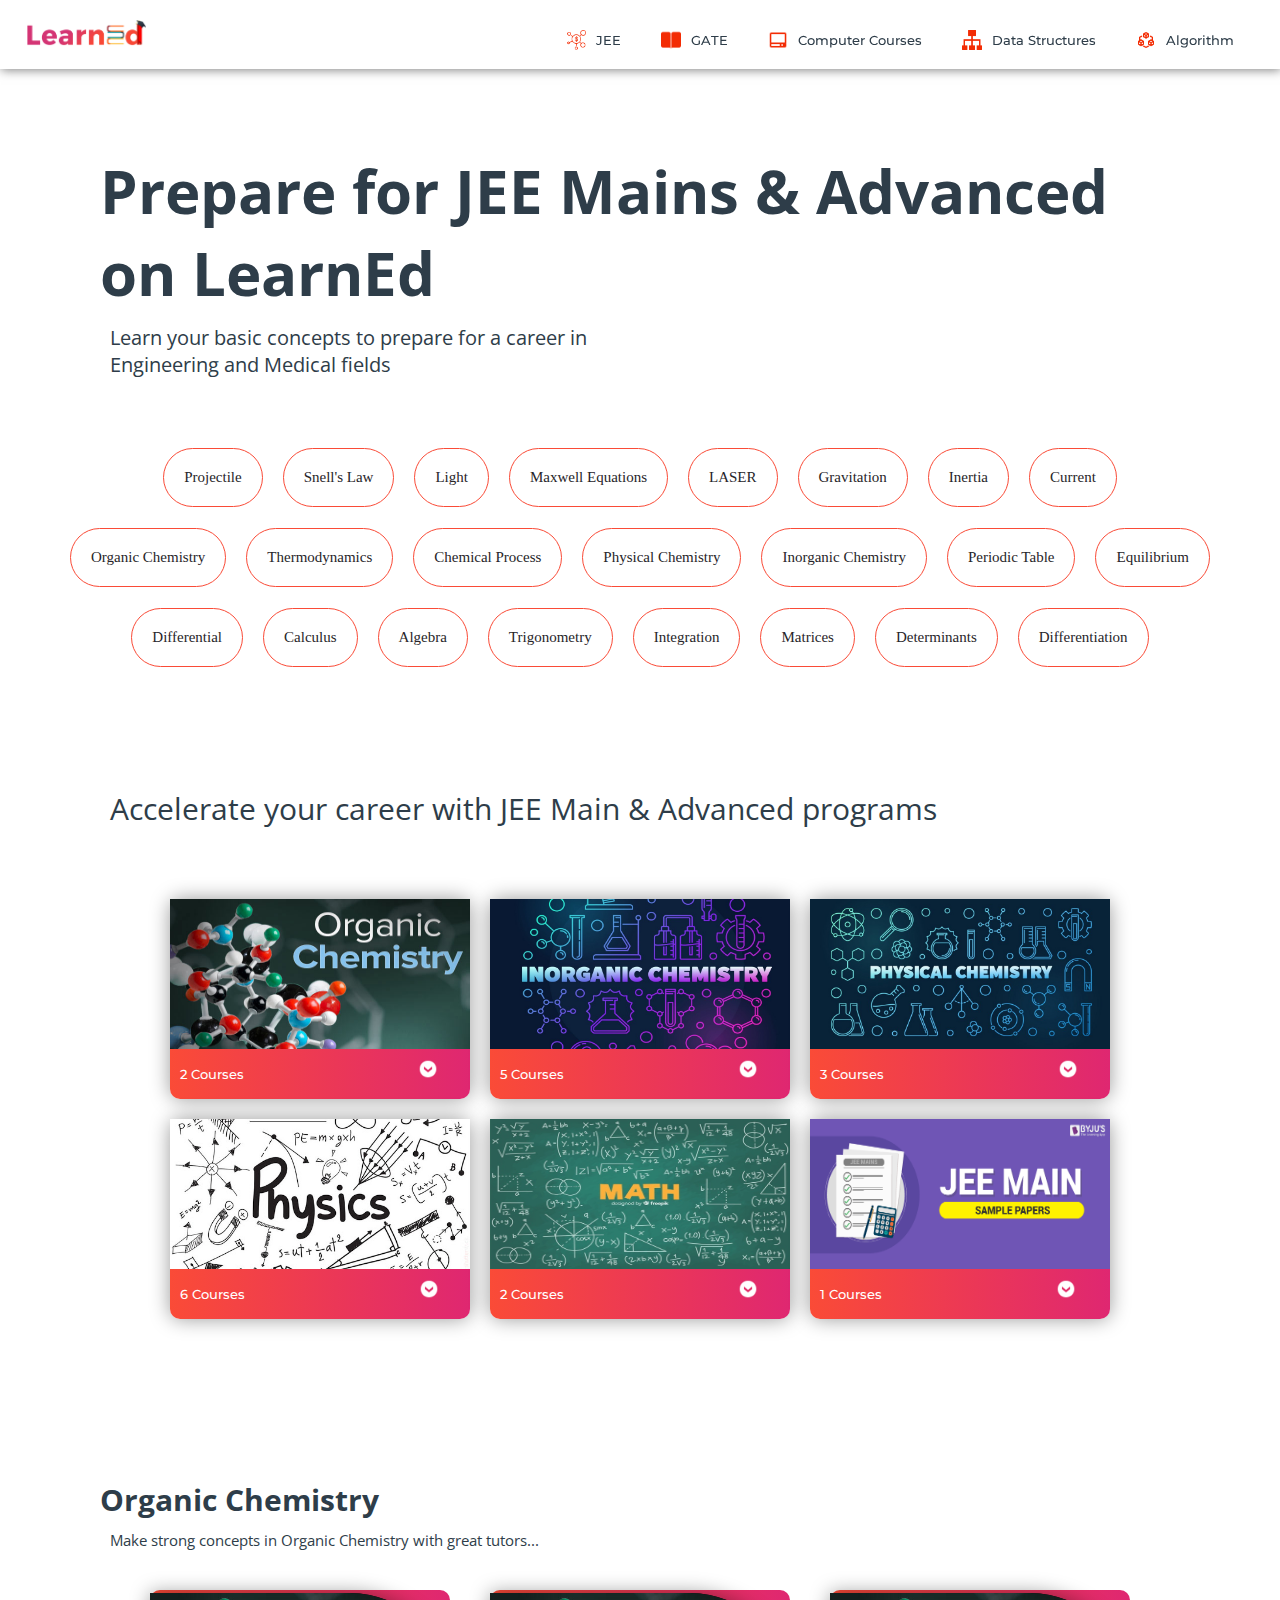
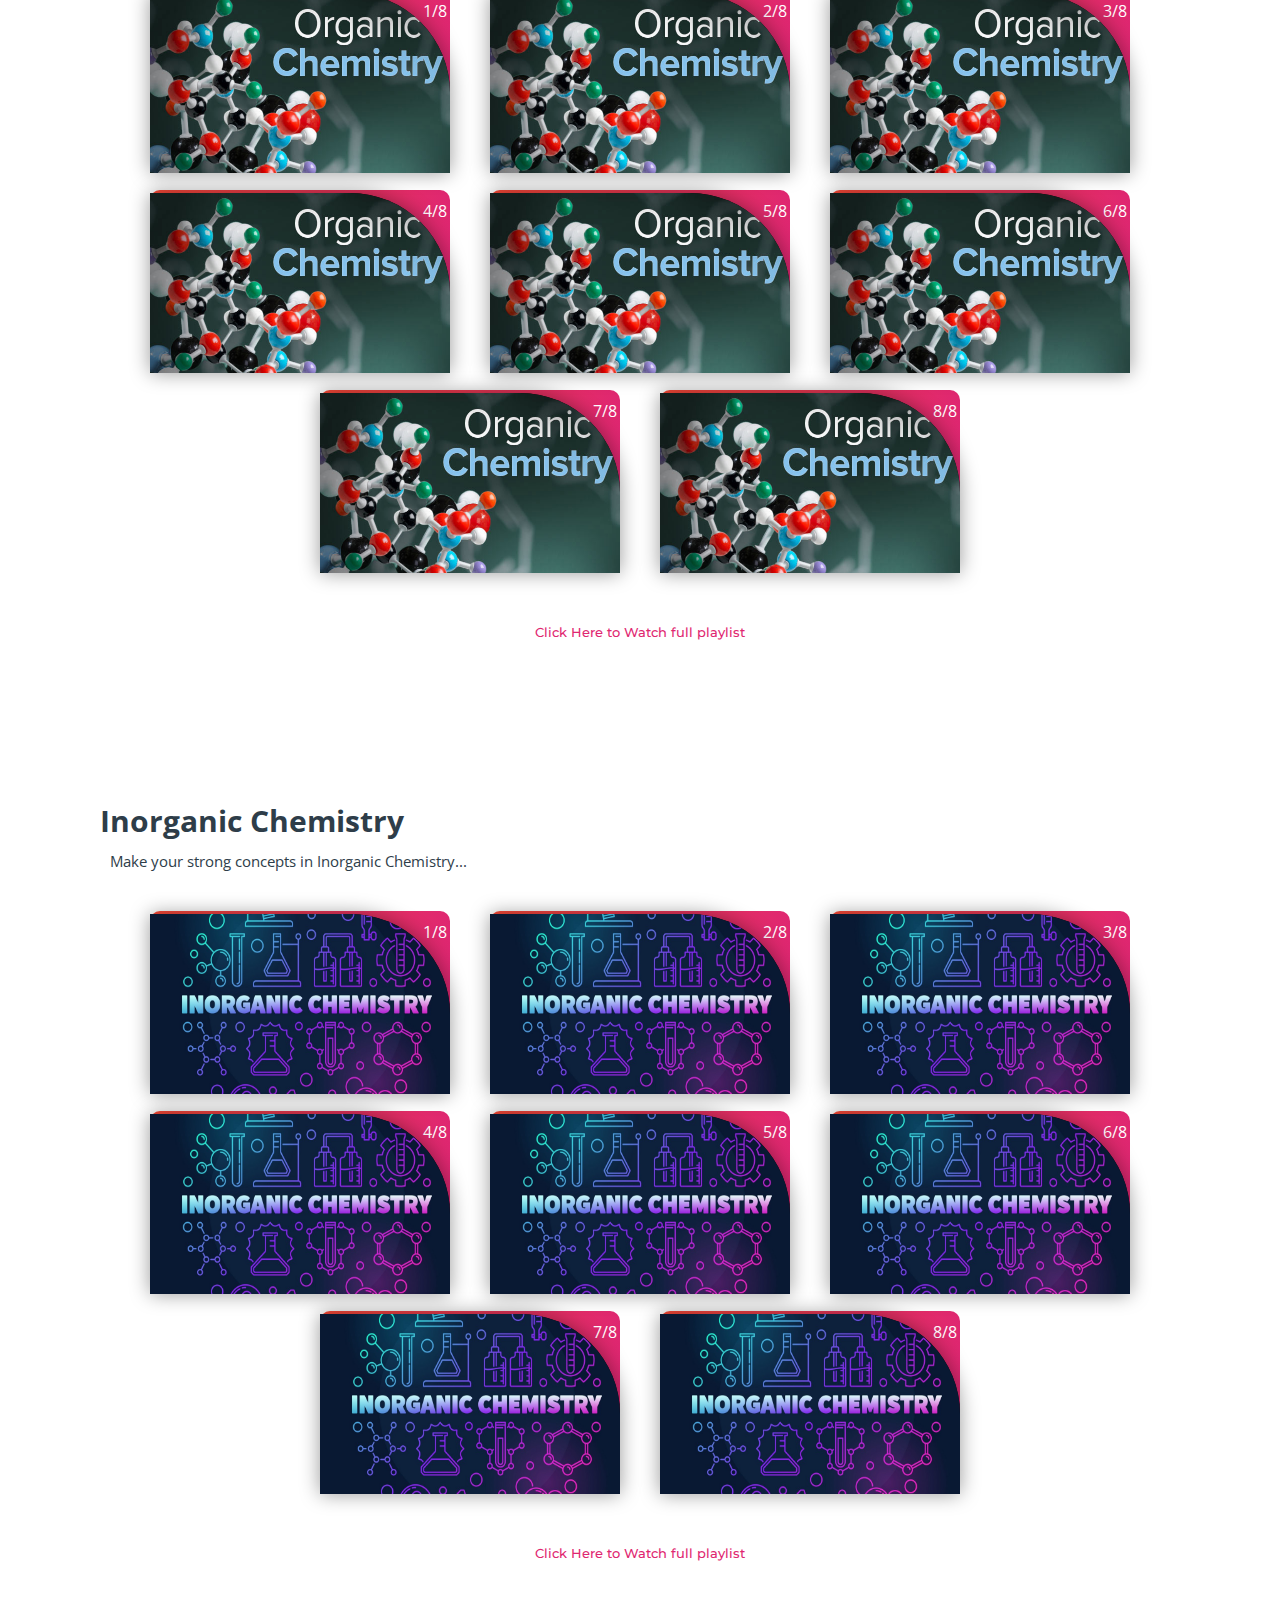
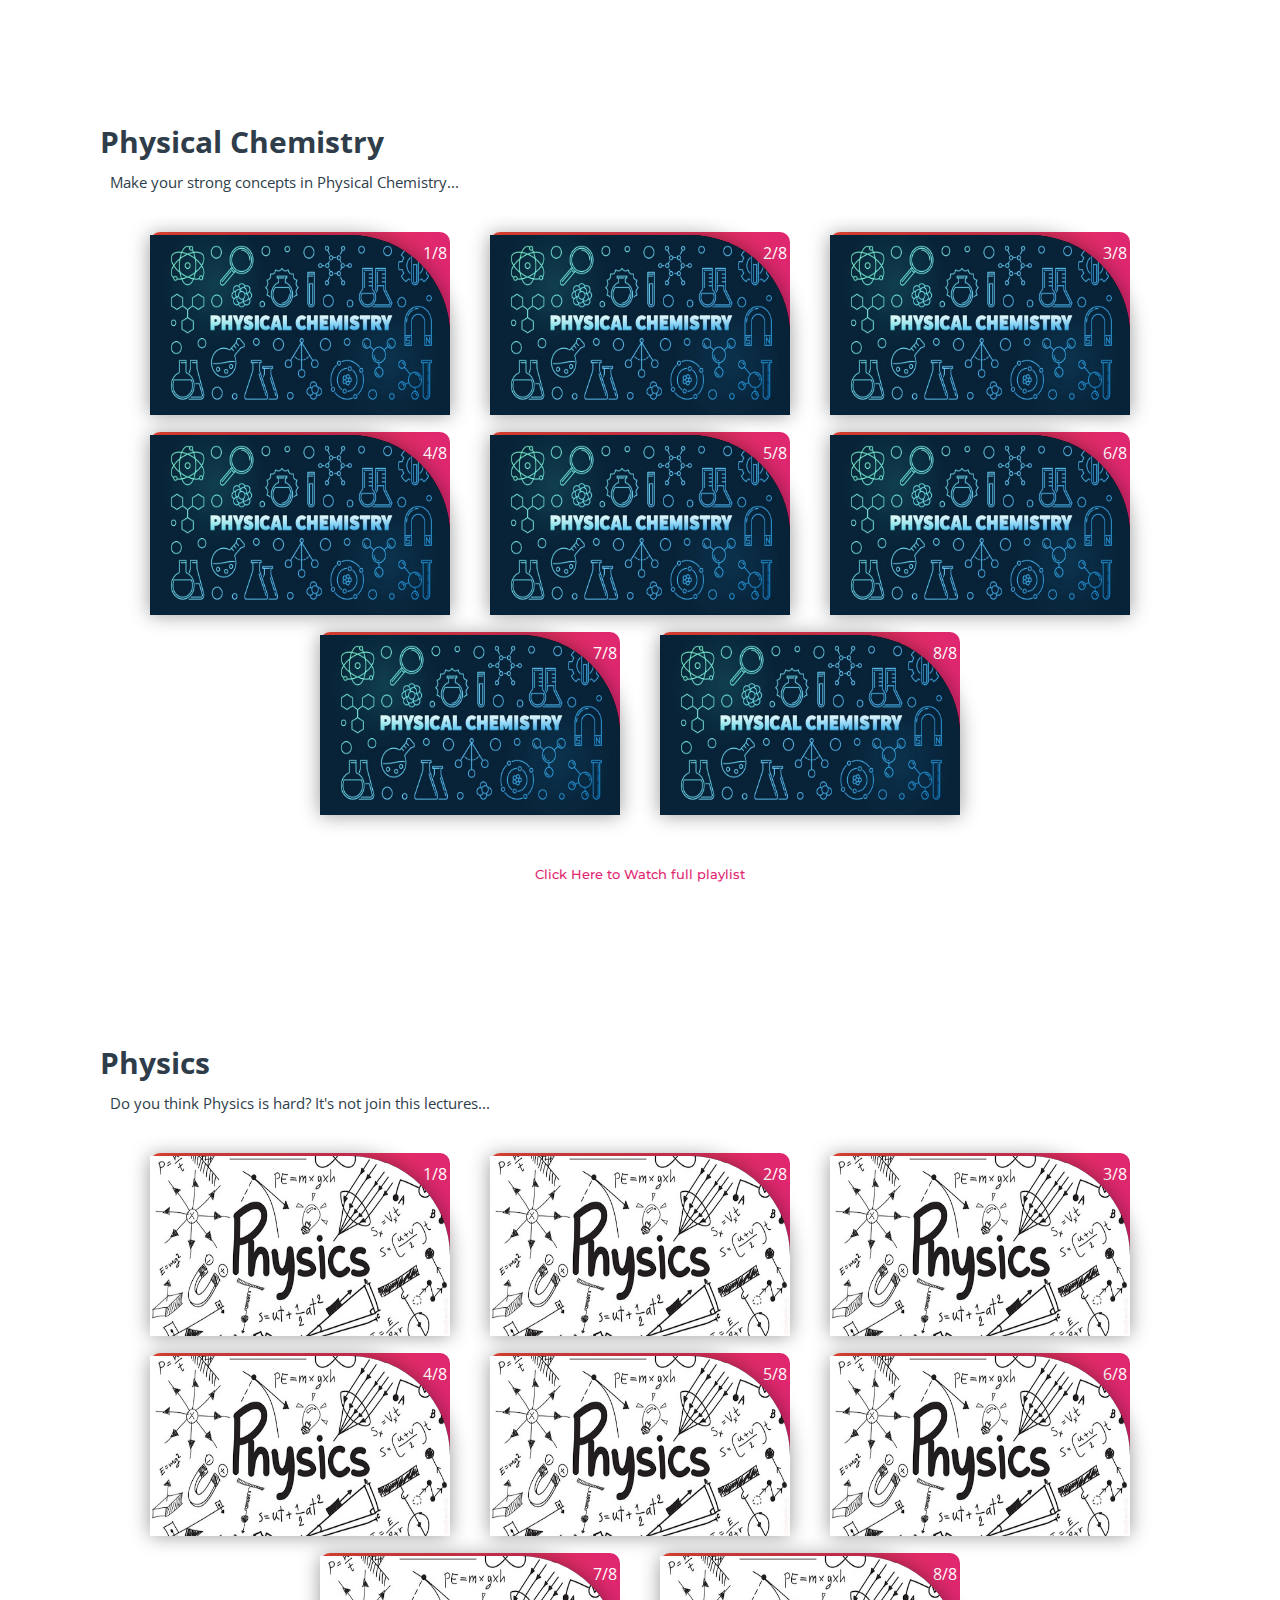
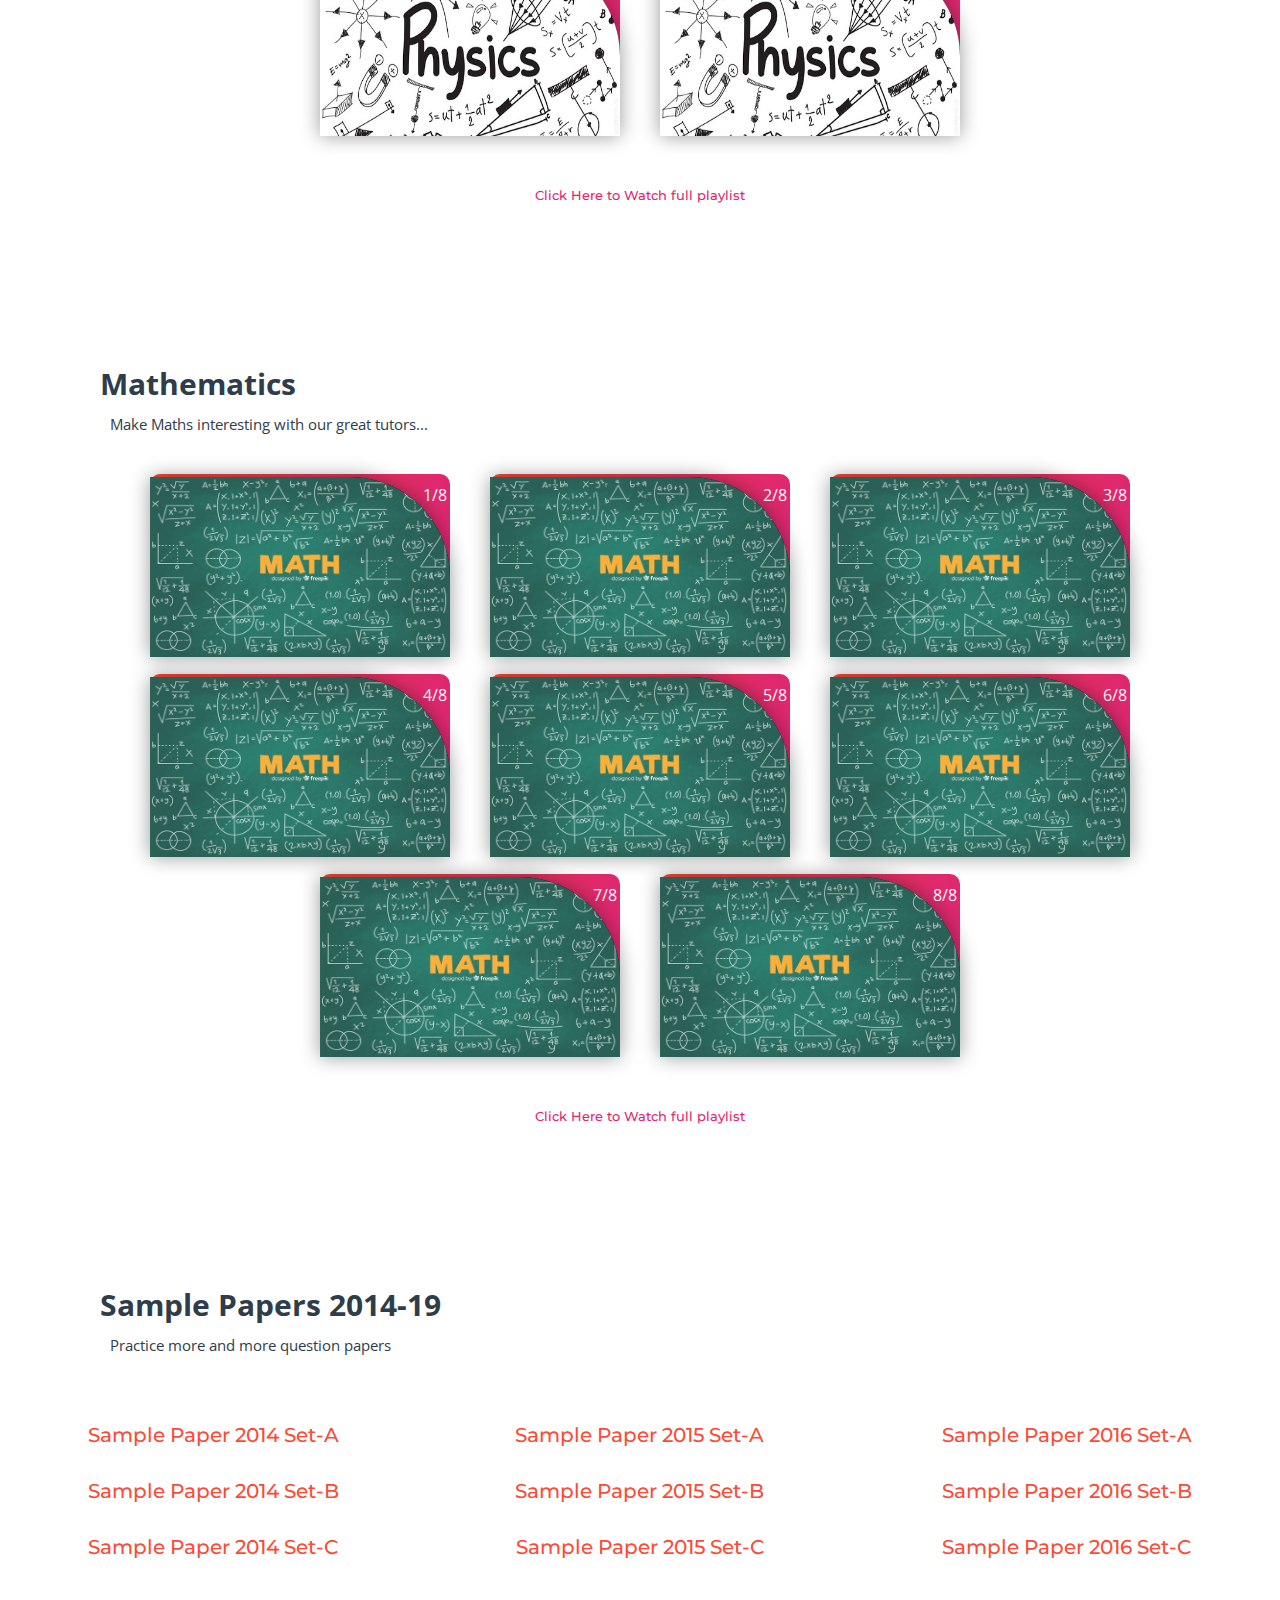
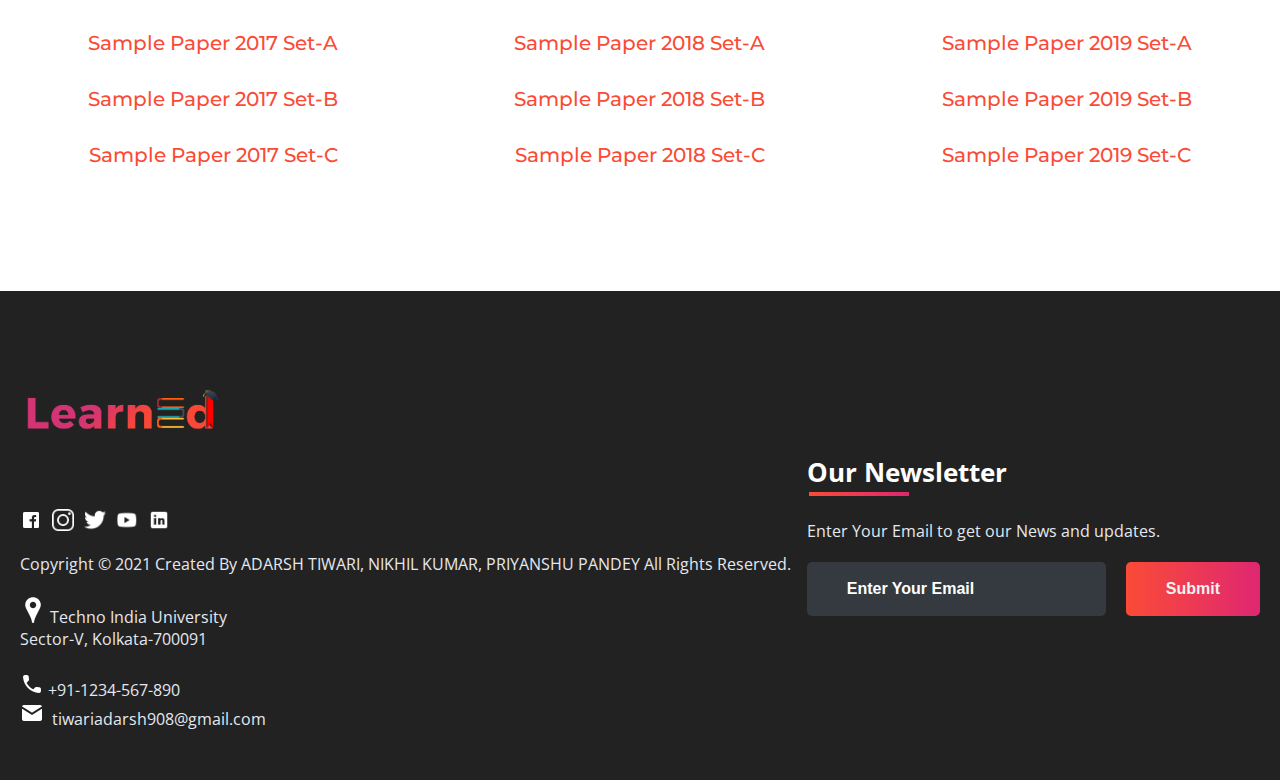
<file: subjects/jee.html>
<!DOCTYPE html>
<html>
  <head>
    <link rel="shortcut icon" type="png" href="../images/icon/favicon.png" />
    <title>Prepare for JEE Mains & Advanced</title>
    <link rel="stylesheet" type="text/css" href="subjects.css" />
    <script type="text/javascript" src="../script.js"></script>
  </head>
  <body>
    <!-- NAVIGATION -->
    <header>
      <div class="nav" id="nav">
        <div id="learned-logo">
          <a href="../index.html"
            ><img src="../images/icon/logo.png" style="width: 120px"
          /></a>
        </div>
        <div class="switch-tab" id="switch-tab" onclick="switchTAB()">
          <img src="../images/icon/menu.png" />
        </div>
        <ul id="list-switch">
          <li>
            <a href="#"
              ><img src="../images/courses/d1.png" class="icon" />JEE</a
            >
          </li>
          <li>
            <a href="gate.html"
              ><img src="../images/courses/paper.png" class="icon" />GATE</a
            >
          </li>
          <li>
            <a href="computer_courses.html"
              ><img src="../images/courses/computer.png" class="icon" />Computer
              Courses</a
            >
          </li>
          <li>
            <a href="computer_courses.html#data"
              ><img src="../images/courses/data.png" class="icon" />Data
              Structures</a
            >
          </li>
          <li>
            <a href="computer_courses.html#algo"
              ><img src="../images/courses/algo.png" class="icon" />Algorithm</a
            >
          </li>
        </ul>
        <div class="search" id="search-switch">
          <input type="text" placeholder="Search" class="srch" /><button
            id="srchbtn"
          >
            <img src="../images/icon/search.png" />
          </button>
        </div>
      </div>
    </header>

    <div class="title">
      <span>Prepare for JEE Mains & Advanced<br />on LearnEd</span>
      <div class="shortdesc">
        <p>
          Learn your basic concepts to prepare for a career in<br />Engineering
          and Medical fields
        </p>
      </div>
    </div>

    <!-- Quick Links -->
    <div class="course">
      <div class="cbox">
        <div class="det">
          <a href="https://en.wikipedia.org/wiki/Projectile" target="_blank"
            >Projectile</a
          >
        </div>
        <div class="det">
          <a href="https://en.wikipedia.org/wiki/Snell%27s_law" target="_blank"
            >Snell's Law</a
          >
        </div>
        <div class="det">
          <a href="https://en.wikipedia.org/wiki/Light" target="_blank"
            >Light</a
          >
        </div>
        <div class="det">
          <a
            href="https://en.wikipedia.org/wiki/Maxwell%27s_equations"
            target="_blank"
            >Maxwell Equations</a
          >
        </div>
        <div class="det">
          <a href="https://en.wikipedia.org/wiki/Laser" target="_blank"
            >LASER</a
          >
        </div>
        <div class="det">
          <a href="https://en.wikipedia.org/wiki/Gravity" target="_blank"
            >Gravitation</a
          >
        </div>
        <div class="det">
          <a href="https://en.wikipedia.org/wiki/Inertia" target="_blank"
            >Inertia</a
          >
        </div>
        <div class="det">
          <a href="https://en.wikipedia.org/wiki/Current" target="_blank"
            >Current</a
          >
        </div>
      </div>
      <div class="cbox">
        <div class="det"><a href="#organic">Organic Chemistry</a></div>
        <div class="det">
          <a href="https://en.wikipedia.org/wiki/Thermodynamics" target="_blank"
            >Thermodynamics</a
          >
        </div>
        <div class="det">
          <a
            href="https://en.wikipedia.org/wiki/Chemical_process"
            target="_blank"
            >Chemical Process</a
          >
        </div>
        <div class="det"><a href="#physical">Physical Chemistry</a></div>
        <div class="det"><a href="#inorganic">Inorganic Chemistry</a></div>
        <div class="det">
          <a href="https://en.wikipedia.org/wiki/Periodic_table" target="_blank"
            >Periodic Table</a
          >
        </div>
        <div class="det">
          <a href="https://en.wikipedia.org/wiki/Equilibrium" target="_blank"
            >Equilibrium</a
          >
        </div>
      </div>
      <div class="cbox">
        <div class="det"><a href="#math">Differential</a></div>
        <div class="det"><a href="#math">Calculus</a></div>
        <div class="det"><a href="#math">Algebra</a></div>
        <div class="det"><a href="#math">Trigonometry</a></div>
        <div class="det"><a href="#math">Integration</a></div>
        <div class="det"><a href="#math">Matrices</a></div>
        <div class="det"><a href="#math">Determinants</a></div>
        <div class="det"><a href="#math">Differentiation</a></div>
      </div>
    </div>

    <div class="inbt">
      Accelerate your career with JEE Main & Advanced programs
    </div>

    <!-- COURSES AVAILABLE -->
    <div class="ccard">
      <center>
        <div class="ccardbox">
          <div class="dcard">
            <div class="fpart"><img src="../images/courses/organic.jpg" /></div>
            <a href="#organic"
              ><div class="spart">
                2 Courses <img src="../images/icon/dropdown.png" /></div
            ></a>
          </div>
          <div class="dcard">
            <div class="fpart">
              <img src="../images/courses/inorganic.jpg" />
            </div>
            <a href="#inorganic"
              ><div class="spart">
                5 Courses <img src="../images/icon/dropdown.png" /></div
            ></a>
          </div>
          <div class="dcard">
            <div class="fpart">
              <img src="../images/courses/physical.jpg" />
            </div>
            <a href="#physical"
              ><div class="spart">
                3 Courses <img src="../images/icon/dropdown.png" /></div
            ></a>
          </div>
        </div>
        <div class="ccardbox">
          <div class="dcard">
            <div class="fpart"><img src="../images/courses/physics.jpg" /></div>
            <a href="#physics"
              ><div class="spart">
                6 Courses <img src="../images/icon/dropdown.png" /></div
            ></a>
          </div>
          <div class="dcard">
            <div class="fpart"><img src="../images/courses/math.jpg" /></div>
            <a href="#math"
              ><div class="spart">
                2 Courses <img src="../images/icon/dropdown.png" /></div
            ></a>
          </div>
          <div class="dcard">
            <div class="fpart">
              <img src="../images/courses/paper-download.png" />
            </div>
            <a href="#sample_papers"
              ><div class="spart">
                1 Courses <img src="../images/icon/dropdown.png" /></div
            ></a>
          </div>
        </div>
      </center>
    </div>

    <!-- VIDEOS SECTION -->
    <div class="title2" id="organic">
      <span>Organic Chemistry</span>
      <div class="shortdesc2">
        <p>Make strong concepts in Organic Chemistry with great tutors...</p>
      </div>
    </div>

    <center>
      <div class="ccardbox2">
        <div class="dcard2">
          <span class="tag">1/8</span>
          <div class="fpart2">
            <img src="../images/courses/organic.jpg" />
            <iframe
              src="https://www.youtube.com/embed/bSMx0NS0XfY"
              frameborder="0"
              allow="accelerometer; autoplay; encrypted-media; gyroscope; picture-in-picture"
              allowfullscreen
            ></iframe>
          </div>
        </div>
        <div class="dcard2">
          <span class="tag">2/8</span>
          <div class="fpart2">
            <img src="../images/courses/organic.jpg" />
            <iframe
              src="https://www.youtube.com/embed/bSMx0NS0XfY"
              frameborder="0"
              allow="accelerometer; autoplay; encrypted-media; gyroscope; picture-in-picture"
              allowfullscreen
            ></iframe>
          </div>
        </div>
        <div class="dcard2">
          <span class="tag">3/8</span>
          <div class="fpart2">
            <img src="../images/courses/organic.jpg" />
            <iframe
              src="https://www.youtube.com/embed/bSMx0NS0XfY"
              frameborder="0"
              allow="accelerometer; autoplay; encrypted-media; gyroscope; picture-in-picture"
              allowfullscreen
            ></iframe>
          </div>
        </div>
        <div class="dcard2">
          <span class="tag">4/8</span>
          <div class="fpart2">
            <img src="../images/courses/organic.jpg" />
            <iframe
              src="https://www.youtube.com/embed/bSMx0NS0XfY"
              frameborder="0"
              allow="accelerometer; autoplay; encrypted-media; gyroscope; picture-in-picture"
              allowfullscreen
            ></iframe>
          </div>
        </div>

        <div class="dcard2">
          <span class="tag">5/8</span>
          <div class="fpart2">
            <img src="../images/courses/organic.jpg" />
            <iframe
              src="https://www.youtube.com/embed/bSMx0NS0XfY"
              frameborder="0"
              allow="accelerometer; autoplay; encrypted-media; gyroscope; picture-in-picture"
              allowfullscreen
            ></iframe>
          </div>
        </div>
        <div class="dcard2">
          <span class="tag">6/8</span>
          <div class="fpart2">
            <img src="../images/courses/organic.jpg" />
            <iframe
              src="https://www.youtube.com/embed/bSMx0NS0XfY"
              frameborder="0"
              allow="accelerometer; autoplay; encrypted-media; gyroscope; picture-in-picture"
              allowfullscreen
            ></iframe>
          </div>
        </div>
        <div class="dcard2">
          <span class="tag">7/8</span>
          <div class="fpart2">
            <img src="../images/courses/organic.jpg" />
            <iframe
              src="https://www.youtube.com/embed/bSMx0NS0XfY"
              frameborder="0"
              allow="accelerometer; autoplay; encrypted-media; gyroscope; picture-in-picture"
              allowfullscreen
            ></iframe>
          </div>
        </div>
        <div class="dcard2">
          <span class="tag">8/8</span>
          <div class="fpart2">
            <img src="../images/courses/organic.jpg" />
            <iframe
              src="https://www.youtube.com/embed/bSMx0NS0XfY"
              frameborder="0"
              allow="accelerometer; autoplay; encrypted-media; gyroscope; picture-in-picture"
              allowfullscreen
            ></iframe>
          </div>
        </div>
      </div>
    </center>

    <br /><br />
    <div class="click-me">
      <a
        href="https://www.youtube.com/watch?v=bSMx0NS0XfY&list=PL8dPuuaLjXtONguuhLdVmq0HTKS0jksS4"
        target="_blank"
        >Click Here to Watch full playlist</a
      >
    </div>

    <!-- VIDEOS SECTION -->

    <div class="title2" id="inorganic">
      <span>Inorganic Chemistry</span>
      <div class="shortdesc2">
        <p>Make your strong concepts in Inorganic Chemistry...</p>
      </div>
    </div>
    <center>
      <div class="ccardbox2">
        <div class="dcard2">
          <span class="tag">1/8</span>
          <div class="fpart2">
            <img src="../images/courses/inorganic.jpg" />
            <iframe
              src="https://www.youtube.com/embed/2B8CRyfGLo4"
              frameborder="0"
              allow="accelerometer; autoplay; encrypted-media; gyroscope; picture-in-picture"
              allowfullscreen
            ></iframe>
          </div>
        </div>
        <div class="dcard2">
          <span class="tag">2/8</span>
          <div class="fpart2">
            <img src="../images/courses/inorganic.jpg" />
            <iframe
              src="https://www.youtube.com/embed/2B8CRyfGLo4"
              frameborder="0"
              allow="accelerometer; autoplay; encrypted-media; gyroscope; picture-in-picture"
              allowfullscreen
            ></iframe>
          </div>
        </div>
        <div class="dcard2">
          <span class="tag">3/8</span>
          <div class="fpart2">
            <img src="../images/courses/inorganic.jpg" />
            <iframe
              src="https://www.youtube.com/embed/2B8CRyfGLo4"
              frameborder="0"
              allow="accelerometer; autoplay; encrypted-media; gyroscope; picture-in-picture"
              allowfullscreen
            ></iframe>
          </div>
        </div>
        <div class="dcard2">
          <span class="tag">4/8</span>
          <div class="fpart2">
            <img src="../images/courses/inorganic.jpg" />
            <iframe
              src="https://www.youtube.com/embed/2B8CRyfGLo4"
              frameborder="0"
              allow="accelerometer; autoplay; encrypted-media; gyroscope; picture-in-picture"
              allowfullscreen
            ></iframe>
          </div>
        </div>

        <div class="dcard2">
          <span class="tag">5/8</span>
          <div class="fpart2">
            <img src="../images/courses/inorganic.jpg" />
            <iframe
              src="https://www.youtube.com/embed/2B8CRyfGLo4"
              frameborder="0"
              allow="accelerometer; autoplay; encrypted-media; gyroscope; picture-in-picture"
              allowfullscreen
            ></iframe>
          </div>
        </div>
        <div class="dcard2">
          <span class="tag">6/8</span>
          <div class="fpart2">
            <img src="../images/courses/inorganic.jpg" />
            <iframe
              src="https://www.youtube.com/embed/2B8CRyfGLo4"
              frameborder="0"
              allow="accelerometer; autoplay; encrypted-media; gyroscope; picture-in-picture"
              allowfullscreen
            ></iframe>
          </div>
        </div>
        <div class="dcard2">
          <span class="tag">7/8</span>
          <div class="fpart2">
            <img src="../images/courses/inorganic.jpg" />
            <iframe
              src="https://www.youtube.com/embed/2B8CRyfGLo4"
              frameborder="0"
              allow="accelerometer; autoplay; encrypted-media; gyroscope; picture-in-picture"
              allowfullscreen
            ></iframe>
          </div>
        </div>
        <div class="dcard2">
          <span class="tag">8/8</span>
          <div class="fpart2">
            <img src="../images/courses/inorganic.jpg" />
            <iframe
              src="https://www.youtube.com/embed/Iuo9PpGE04Y"
              frameborder="0"
              allow="accelerometer; autoplay; encrypted-media; gyroscope; picture-in-picture"
              allowfullscreen
            ></iframe>
          </div>
        </div>
      </div>
    </center>
    <br /><br />
    <div class="click-me">
      <a href="https://www.youtube.com/watch?v=2B8CRyfGLo4" target="_blank"
        >Click Here to Watch full playlist</a
      >
    </div>

    <!-- VIDEOS SECTION -->

    <div class="title2" id="physical">
      <span>Physical Chemistry</span>
      <div class="shortdesc2">
        <p>Make your strong concepts in Physical Chemistry...</p>
      </div>
    </div>
    <center>
      <div class="ccardbox2">
        <div class="dcard2">
          <span class="tag">1/8</span>
          <div class="fpart2">
            <img src="../images/courses/physical.jpg" />
            <iframe
              src="https://www.youtube.com/embed/2y4cf47I21A"
              frameborder="0"
              allow="accelerometer; autoplay; encrypted-media; gyroscope; picture-in-picture"
              allowfullscreen
            ></iframe>
          </div>
        </div>
        <div class="dcard2">
          <span class="tag">2/8</span>
          <div class="fpart2">
            <img src="../images/courses/physical.jpg" />
            <iframe
              src="https://www.youtube.com/embed/2y4cf47I21A"
              frameborder="0"
              allow="accelerometer; autoplay; encrypted-media; gyroscope; picture-in-picture"
              allowfullscreen
            ></iframe>
          </div>
        </div>
        <div class="dcard2">
          <span class="tag">3/8</span>
          <div class="fpart2">
            <img src="../images/courses/physical.jpg" />
            <iframe
              src="https://www.youtube.com/embed/2y4cf47I21A"
              frameborder="0"
              allow="accelerometer; autoplay; encrypted-media; gyroscope; picture-in-picture"
              allowfullscreen
            ></iframe>
          </div>
        </div>
        <div class="dcard2">
          <span class="tag">4/8</span>
          <div class="fpart2">
            <img src="../images/courses/physical.jpg" />
            <iframe
              src="https://www.youtube.com/embed/2y4cf47I21A"
              frameborder="0"
              allow="accelerometer; autoplay; encrypted-media; gyroscope; picture-in-picture"
              allowfullscreen
            ></iframe>
          </div>
        </div>

        <div class="dcard2">
          <span class="tag">5/8</span>
          <div class="fpart2">
            <img src="../images/courses/physical.jpg" />
            <iframe
              src="https://www.youtube.com/embed/2y4cf47I21A"
              frameborder="0"
              allow="accelerometer; autoplay; encrypted-media; gyroscope; picture-in-picture"
              allowfullscreen
            ></iframe>
          </div>
        </div>
        <div class="dcard2">
          <span class="tag">6/8</span>
          <div class="fpart2">
            <img src="../images/courses/physical.jpg" />
            <iframe
              src="https://www.youtube.com/embed/2y4cf47I21A"
              frameborder="0"
              allow="accelerometer; autoplay; encrypted-media; gyroscope; picture-in-picture"
              allowfullscreen
            ></iframe>
          </div>
        </div>
        <div class="dcard2">
          <span class="tag">7/8</span>
          <div class="fpart2">
            <img src="../images/courses/physical.jpg" />
            <iframe
              src="https://www.youtube.com/embed/2y4cf47I21A"
              frameborder="0"
              allow="accelerometer; autoplay; encrypted-media; gyroscope; picture-in-picture"
              allowfullscreen
            ></iframe>
          </div>
        </div>
        <div class="dcard2">
          <span class="tag">8/8</span>
          <div class="fpart2">
            <img src="../images/courses/physical.jpg" />
            <iframe
              src="https://www.youtube.com/embed/2y4cf47I21A"
              frameborder="0"
              allow="accelerometer; autoplay; encrypted-media; gyroscope; picture-in-picture"
              allowfullscreen
            ></iframe>
          </div>
        </div>
      </div>
    </center>
    <br /><br />
    <div class="click-me">
      <a href="https://youtu.be/2y4cf47I21A" target="_blank"
        >Click Here to Watch full playlist</a
      >
    </div>

    <!-- VIDEOS SECTION -->

    <div class="title2" id="physics">
      <span>Physics</span>
      <div class="shortdesc2">
        <p>Do you think Physics is hard? It's not join this lectures...</p>
      </div>
    </div>
    <center>
      <div class="ccardbox2">
        <div class="dcard2">
          <span class="tag">1/8</span>
          <div class="fpart2">
            <img src="../images/courses/physics.jpg" />
            <iframe
              src="https://www.youtube.com/embed/FYE0YYuAyu0"
              frameborder="0"
              allow="accelerometer; autoplay; encrypted-media; gyroscope; picture-in-picture"
              allowfullscreen
            ></iframe>
          </div>
        </div>
        <div class="dcard2">
          <span class="tag">2/8</span>
          <div class="fpart2">
            <img src="../images/courses/physics.jpg" />
            <iframe
              src="https://www.youtube.com/embed/FYE0YYuAyu0"
              frameborder="0"
              allow="accelerometer; autoplay; encrypted-media; gyroscope; picture-in-picture"
              allowfullscreen
            ></iframe>
          </div>
        </div>
        <div class="dcard2">
          <span class="tag">3/8</span>
          <div class="fpart2">
            <img src="../images/courses/physics.jpg" />
            <iframe
              src="https://www.youtube.com/embed/FYE0YYuAyu0"
              frameborder="0"
              allow="accelerometer; autoplay; encrypted-media; gyroscope; picture-in-picture"
              allowfullscreen
            ></iframe>
          </div>
        </div>
        <div class="dcard2">
          <span class="tag">4/8</span>
          <div class="fpart2">
            <img src="../images/courses/physics.jpg" />
            <iframe
              src="https://www.youtube.com/embed/FYE0YYuAyu0"
              frameborder="0"
              allow="accelerometer; autoplay; encrypted-media; gyroscope; picture-in-picture"
              allowfullscreen
            ></iframe>
          </div>
        </div>

        <div class="dcard2">
          <span class="tag">5/8</span>
          <div class="fpart2">
            <img src="../images/courses/physics.jpg" />
            <iframe
              src="https://www.youtube.com/embed/FYE0YYuAyu0"
              frameborder="0"
              allow="accelerometer; autoplay; encrypted-media; gyroscope; picture-in-picture"
              allowfullscreen
            ></iframe>
          </div>
        </div>
        <div class="dcard2">
          <span class="tag">6/8</span>
          <div class="fpart2">
            <img src="../images/courses/physics.jpg" />
            <iframe
              src="https://www.youtube.com/embed/FYE0YYuAyu0"
              frameborder="0"
              allow="accelerometer; autoplay; encrypted-media; gyroscope; picture-in-picture"
              allowfullscreen
            ></iframe>
          </div>
        </div>
        <div class="dcard2">
          <span class="tag">7/8</span>
          <div class="fpart2">
            <img src="../images/courses/physics.jpg" />
            <iframe
              src="https://www.youtube.com/embed/FYE0YYuAyu0"
              frameborder="0"
              allow="accelerometer; autoplay; encrypted-media; gyroscope; picture-in-picture"
              allowfullscreen
            ></iframe>
          </div>
        </div>
        <div class="dcard2">
          <span class="tag">8/8</span>
          <div class="fpart2">
            <img src="../images/courses/physics.jpg" />
            <iframe
              src="https://www.youtube.com/embed/FYE0YYuAyu0"
              frameborder="0"
              allow="accelerometer; autoplay; encrypted-media; gyroscope; picture-in-picture"
              allowfullscreen
            ></iframe>
          </div>
        </div>
      </div>
    </center>
    <br /><br />
    <div class="click-me">
      <a href="https://youtu.be/FYE0YYuAyu0" target="_blank"
        >Click Here to Watch full playlist</a
      >
    </div>

    <!-- VIDEOS SECTION -->

    <div class="title2" id="math">
      <span>Mathematics</span>
      <div class="shortdesc2">
        <p>Make Maths interesting with our great tutors...</p>
      </div>
    </div>
    <center>
      <div class="ccardbox2">
        <div class="dcard2">
          <span class="tag">1/8</span>
          <div class="fpart2">
            <img src="../images/courses/math.jpg" />
            <iframe
              src="https://www.youtube.com/embed/xxGyTHWrHZg"
              frameborder="0"
              allow="accelerometer; autoplay; encrypted-media; gyroscope; picture-in-picture"
              allowfullscreen
            ></iframe>
          </div>
        </div>
        <div class="dcard2">
          <span class="tag">2/8</span>
          <div class="fpart2">
            <img src="../images/courses/math.jpg" />
            <iframe
              src="https://www.youtube.com/embed/xxGyTHWrHZg"
              frameborder="0"
              allow="accelerometer; autoplay; encrypted-media; gyroscope; picture-in-picture"
              allowfullscreen
            ></iframe>
          </div>
        </div>
        <div class="dcard2">
          <span class="tag">3/8</span>
          <div class="fpart2">
            <img src="../images/courses/math.jpg" />
            <iframe
              src="https://www.youtube.com/embed/xxGyTHWrHZg"
              frameborder="0"
              allow="accelerometer; autoplay; encrypted-media; gyroscope; picture-in-picture"
              allowfullscreen
            ></iframe>
          </div>
        </div>
        <div class="dcard2">
          <span class="tag">4/8</span>
          <div class="fpart2">
            <img src="../images/courses/math.jpg" />
            <iframe
              src="https://www.youtube.com/embed/xxGyTHWrHZg"
              frameborder="0"
              allow="accelerometer; autoplay; encrypted-media; gyroscope; picture-in-picture"
              allowfullscreen
            ></iframe>
          </div>
        </div>

        <div class="dcard2">
          <span class="tag">5/8</span>
          <div class="fpart2">
            <img src="../images/courses/math.jpg" />
            <iframe
              src="https://www.youtube.com/embed/xxGyTHWrHZg"
              frameborder="0"
              allow="accelerometer; autoplay; encrypted-media; gyroscope; picture-in-picture"
              allowfullscreen
            ></iframe>
          </div>
        </div>
        <div class="dcard2">
          <span class="tag">6/8</span>
          <div class="fpart2">
            <img src="../images/courses/math.jpg" />
            <iframe
              src="https://www.youtube.com/embed/xxGyTHWrHZg"
              frameborder="0"
              allow="accelerometer; autoplay; encrypted-media; gyroscope; picture-in-picture"
              allowfullscreen
            ></iframe>
          </div>
        </div>
        <div class="dcard2">
          <span class="tag">7/8</span>
          <div class="fpart2">
            <img src="../images/courses/math.jpg" />
            <iframe
              src="https://www.youtube.com/embed/xxGyTHWrHZg"
              frameborder="0"
              allow="accelerometer; autoplay; encrypted-media; gyroscope; picture-in-picture"
              allowfullscreen
            ></iframe>
          </div>
        </div>
        <div class="dcard2">
          <span class="tag">8/8</span>
          <div class="fpart2">
            <img src="../images/courses/math.jpg" />
            <iframe
              src="https://www.youtube.com/embed/xxGyTHWrHZg"
              frameborder="0"
              allow="accelerometer; autoplay; encrypted-media; gyroscope; picture-in-picture"
              allowfullscreen
            ></iframe>
          </div>
        </div>
      </div>
    </center>

    <br /><br />
    <div class="click-me">
      <a href="https://youtu.be/xxGyTHWrHZg" target="_blank"
        >Click Here to Watch full playlist</a
      >
    </div>

    <!-- SAMPLE PAPERS -->
    <div class="title2" id="sample_papers">
      <span>Sample Papers 2014-19</span>
      <div class="shortdesc2">
        <p>Practice more and more question papers</p>
      </div>
    </div>

    <div class="sample">
      <ul>
        <li>
          <a href="../samplePapers/p1.pdf" target="_blank"
            >Sample Paper 2014 Set-A</a
          >
        </li>
        <li>
          <a href="../samplePapers/p1.pdf" target="_blank"
            >Sample Paper 2014 Set-B</a
          >
        </li>
        <li>
          <a href="../samplePapers/p1.pdf" target="_blank"
            >Sample Paper 2014 Set-C</a
          >
        </li>
      </ul>
      <ul>
        <li>
          <a href="../samplePapers/p1.pdf" target="_blank"
            >Sample Paper 2015 Set-A</a
          >
        </li>
        <li>
          <a href="../samplePapers/p1.pdf" target="_blank"
            >Sample Paper 2015 Set-B</a
          >
        </li>
        <li>
          <a href="../samplePapers/p1.pdf" target="_blank"
            >Sample Paper 2015 Set-C</a
          >
        </li>
      </ul>
      <ul>
        <li>
          <a href="../samplePapers/p1.pdf" target="_blank"
            >Sample Paper 2016 Set-A</a
          >
        </li>
        <li>
          <a href="../samplePapers/p1.pdf" target="_blank"
            >Sample Paper 2016 Set-B</a
          >
        </li>
        <li>
          <a href="../samplePapers/p1.pdf" target="_blank"
            >Sample Paper 2016 Set-C</a
          >
        </li>
      </ul>
    </div>
    <div class="sample lastSample">
      <ul>
        <li>
          <a href="../samplePapers/p1.pdf" target="_blank"
            >Sample Paper 2017 Set-A</a
          >
        </li>
        <li>
          <a href="../samplePapers/p1.pdf" target="_blank"
            >Sample Paper 2017 Set-B</a
          >
        </li>
        <li>
          <a href="../samplePapers/p1.pdf" target="_blank"
            >Sample Paper 2017 Set-C</a
          >
        </li>
      </ul>
      <ul>
        <li>
          <a href="../samplePapers/p1.pdf" target="_blank"
            >Sample Paper 2018 Set-A</a
          >
        </li>
        <li>
          <a href="../samplePapers/p1.pdf" target="_blank"
            >Sample Paper 2018 Set-B</a
          >
        </li>
        <li>
          <a href="../samplePapers/p1.pdf" target="_blank"
            >Sample Paper 2018 Set-C</a
          >
        </li>
      </ul>
      <ul>
        <li>
          <a href="../samplePapers/p1.pdf" target="_blank"
            >Sample Paper 2019 Set-A</a
          >
        </li>
        <li>
          <a href="../samplePapers/p1.pdf" target="_blank"
            >Sample Paper 2019 Set-B</a
          >
        </li>
        <li>
          <a href="../samplePapers/p1.pdf" target="_blank"
            >Sample Paper 2019 Set-C</a
          >
        </li>
      </ul>
    </div>

    <!-- FOOTER -->
    <footer>
      <div class="footer-container">
        <div class="left-col">
          <img src="../images/icon/logo - Copy.png" style="width: 200px" />
          <div class="logo"></div>
          <div class="social-media">
            <a href="#"><img src="../images/icon\fb.png" /></a>
            <a href="#"><img src="../images/icon\insta.png" /></a>
            <a href="#"><img src="../images/icon\tt.png" /></a>
            <a href="#"><img src="../images/icon\ytube.png" /></a>
            <a href="#"><img src="../images/icon\linkedin.png" /></a>
          </div>
          <br /><br />
          <p class="rights-text">
            Copyright © 2021 Created By ADARSH TIWARI, NIKHIL KUMAR, PRIYANSHU
            PANDEY All Rights Reserved.
          </p>
          <br />
          <p>
            <img src="../images/icon/location.png" /> Techno India University
            <br />Sector-V, Kolkata-700091
          </p>
          <br />
          <p>
            <img src="../images/icon/phone.png" /> +91-1234-567-890<br /><img
              src="../images/icon/mail.png"
            />&nbsp; tiwariadarsh908@gmail.com
          </p>
        </div>
        <div class="right-col">
          <h1 style="color: #fff">Our Newsletter</h1>
          <div class="border"></div>
          <br />
          <p>Enter Your Email to get our News and updates.</p>
          <form class="newsletter-form">
            <input class="txtb" type="email" placeholder="Enter Your Email" />
            <input class="btn" type="submit" value="Submit" />
          </form>
        </div>
      </div>
    </footer>
  </body>
</html>
</file>
<file: style.css>
@import url('https://fonts.googleapis.com/css?family=Montserrat:500&display=swap');
@import url('https://fonts.googleapis.com/css?family=Dancing+Script&display=swap');
@import url('https://fonts.googleapis.com/css?family=Open+Sans&display=swap');

* {
	box-sizing: border-box;
	margin: 0;
	padding: 0;
}

html {
	scroll-behavior: smooth;
}
body {
	background: #FFF;
	font-family: 'Open Sans', sans-serif;
}

header {
	height: 90vh;
	/* background: #000; */
}
.black {
	box-shadow: 0 2px 10px rgba(0, 0, 0, 0.5);
}
nav {
	padding-top: 20px;
	padding-bottom: 20px;
	top: 0;
	position: fixed;
	display: flex;
	width: 100%;
	z-index: 1000;
	background: #fff;
	justify-content: space-around;
	transition: 1.5s;
	align-items: center;
}
nav ul {
	display: flex;
	align-items: center;
}
nav ul li {
	list-style: none;
	margin: 5px 10px;
}
nav ul li a {
	padding: 2px 10px;
	color: #2e2e2e;
	cursor: pointer;
	transition: .5s;
	text-decoration: none;
}
nav ul li a:hover {
	color: #fff;
	border-radius: 5px;
	background: #DF2771;
}
.active {
	color: #fff;
	border-radius: 5px;
	background: #DF2771;
}
.srch {
	padding: 2px 10px;
	display: flex;
	/* align-items: center; */
	justify-content: center;
	/* background: #0066ff; */
	border: 1px solid;
	border-radius: 20px;
}
.srch img {
	width: 25px;
	cursor: pointer;
}
.srch .search {
	/* padding: 2px 10px; */
	outline: none;
	border: none;
	background: transparent;
}

.get-started {
	margin-left: 50px;
	padding: 5px 20px;
	border: 2px solid #DF2771;
	border-radius: 20px;
	text-decoration: none;
	
	transition: .5s;
	background-color: #DF2771;
	color: #fff;
}
.get-started:hover {
	color: #2e2e2e;
	background: #fff;
}
.logo img{
	width: 120px;
	cursor: pointer;
	transition: all 1s;
}

a, button {
	float: left;
	font-family: "Montserrat", sans-serif;
	font-weight: 500;
	font-size: 15px;
	color: #2E3D49;
	display: block;
	text-decoration: none;
	text-align: center;
}
.head-container {
	margin-top: 245px;
	display: flex;
	flex-wrap: wrap;
	align-items: center;
	justify-content: space-around;
}
.quote {
	width: 600px;
	transform: translateY(-50px);
}
.quote h5 {
	margin-top: 20px;
	color: #0009;
	line-height: 20px;
}
.quote p {
	font-size: 50px;
	color: #2e2e2e;
}
.quote .play {
	margin-top: 20px;
	display: flex;
	/* justify-content: center; */
	align-items: center;
}
.quote .play img {
	width: 45px;
	cursor: pointer;
	filter: drop-shadow(0 0 10px #0002);
}
.quote .play span a{
	margin-left: 10px;
	font-size: 20px;
	font-weight: 900;
	color: rgba(0, 0, 0, 0.8);
	cursor: pointer;
}
.svg-image img{
	width: 500px;
	filter: drop-shadow(0 20px 10px rgba(0,0,0,0.2));
}

/* SIDE MENU */
.menu {
	cursor: pointer;
	width: 25px;
	display: none;
}
.side-menu {
	width: 100%;
	height: 100%;
	background: rgba(182, 33, 90, 0.993);
	position: absolute;
	top: 0;
	transition: .8s;
	z-index: 2000;
	transform: translateX(-100%);
}
.side-menu ul {
	margin-top: 35%;
	display: flex;
	flex-direction: column;
	justify-content: center;
	/* background: #FA4B37; */
}
.side-menu ul li {
	list-style: none;
	/* background: #009900; */
	display: flex;
	justify-content: center;
	align-items: center;
	/* border-bottom: 1px solid #fff; */
	/* padding: 10px 0px; */
}
.side-menu ul li:hover a{
	background: #fff;
	color: #DF2771;
}
.side-menu ul li a{
	color: #FFF;
	width: 100%;
	font-size: 1em;
	/* background: #2E3D49; */
	text-decoration: none;
	padding: 15px 0px;
}
.close img{
	float: right;
	width: 35px;
	cursor: pointer;
	margin: 10px;
}
.user {
	display: flex;
	justify-content: center;
	align-items: center;
	margin-top: 10%;
}
.user img {
	width: 60px;
	border-radius: 50%;
	border: 2px solid #fff;
	filter: drop-shadow(0 10px 20px #0004);
	margin-right: 30px;
	cursor: pointer;
}
.user p {
	color: #fff;
	cursor: pointer;
}
.user img, .user p {
	opacity: 1;
}
/*Common things in all sections*/
#about_section, #portfolio_section, #team_section, #services_section, #contactus_section {
	font-family: 'Open Sans', sans-serif;
	color: #2E3D49;
	position: relative;
}
.diffSection {
	width: 100%;
	/*position: relative;*/
	justify-content: center;
	align-items: center;
}
.diffSection .content {
	margin: 10px;
	text-align: center;
	padding: 10px 100px;
	font-size: 1.1em;
}

/*PORTFOLIO*/
.extra {
	width: 100%;
}
.extra p {
	padding: 30px;
	padding-bottom: 150px;
	font-size: 50px;
	text-align: center;
	color: #fff;
	background-image: linear-gradient(rgba(0,0,0,0),rgba(0,0,0,0.7)),url("images/extra/b1.jpg");
	background-size: cover;
	background-attachment: fixed;
	font-family: cursive;
	z-index: -9;
}
.smbox {
	display: flex;
	flex-wrap: wrap;
	transform: translateY(-100px);
	justify-content: center;
}
.smbox span {
	margin: 1%;
	background: #fff;
	box-shadow: inset 0px 0px 25px rgba(0,0,0,0.2),
						0 0 40px rgba(0,0,0,0.3);
	border-radius: 10px;
	padding: 30px 50px;
	cursor: pointer;
}
.smbox span:hover {
	transform: scale(1.3);
	transition: .5s ease;
}
.smbox .data {
	font-size: 80px;
	color: #FA6146;	
}
.smbox .det {
	font-size: 20px;
	color: #272529;
	font-family: cursive;
}

/*Title*/
.title {
	 margin-top: 0px; 
	font-family: 'Open Sans', sans-serif;
	font-size: 30px;
	text-align: center;
	color: #2E3D49;
}

/*ABOUT*/
.about-content {
	width: 100%;
	position: relative;
	justify-content: center;
	flex-wrap: wrap;
	display: flex;
	align-items: center;
}
.about-content .side-text {
	width: 550px;
	padding: 50px 40px;
	background: #fff;
	box-shadow: 2px 0 100px rgba(0,0,0,0.3);
	border-radius: 5px;
	text-align: justify;
	line-height: 22px;
	opacity: 0;
	transform: translateX(-100px);
	transition: 1s ease-in-out;
}
.about-content .side-text-appear {
	opacity: 1;
	transform: translateX(0px);
}
.about-content .side-text h2 {
	padding: 10px;
}
.about-content .side-text p {
	padding: 10px;
}
.about-content .side-image img {
	width: 90%;
	border-radius: 5px;
}
.sideImage {
	transform: translateX(100px);
	opacity: 0;
	transition: .8s ease-in-out;
}
.sideImage-appear {
	opacity: 1;
	transform: translateX(0px);
}

/*POPULAR SUBJECTS*/
.cbox {
	position: relative;
	width: 100%;
	display: inline-flex;
	flex-wrap: wrap;
	justify-content: center;
}
.cbox .det {
	width: 250px;
	height: 80px;
	margin: 10px;
	background: #fff;
	cursor: pointer;
}
.cbox .det a{
	justify-content: space-around;
	width: 250px;
	padding: 28px;
	border-radius: 10px;
	border: 1px solid #FA4B37;
	font-size: 15px;
	color: #272529;
	font-family: cursive;
	text-decoration: none;
}
.cbox .det a:hover {
	background: linear-gradient(to right, #FA4B37, #DF2771);
	color: white;
}
.cbox .det a:hover img{
	filter: brightness(100);
}
.cbox img {
	width: 20px;
	margin-right: 20px;
}

/*TEAM SECTION*/
.totalcard {
	width: 100%;
	display: flex;
	flex-wrap: wrap;
	align-items: center;
	justify-content: center;
	margin-bottom: 50px;
}
.totalcard .card {
	margin: 50px;
	width: 300px;
	border-radius: 10px;
	background: #fff;
}
.totalcard .card{
	box-shadow: inset 0 0 10px rgba(0,0,0,0.4),
					0 0 10px rgba(0,0,0,0.3);
}
.card:nth-child(1){
	border-top: 5px solid green;
}
.card:nth-child(2){
	border-top: 5px solid blue;
}
.card:nth-child(1):hover {
	box-shadow: inset 0px 0px 10px rgba(0,255,0,0.5),
				1px 1px 30px rgba(0,255,0,0.5);
}
.card:nth-child(2):hover {
	box-shadow: inset 0px 0px 10px rgba(0,0,255,0.5),
				1px 1px 30px rgba(0,0,255,0.5);
}
.totalcard .card img {
	width: 100px;
	height: 100px;
	margin-top: 5px;
	cursor: pointer;
	border-radius: 50px;
	transition-duration: .8s;
}
.totalcard .card img:hover {
	transform: scale(3.5);
	border-radius: 0;
	box-shadow: 0 0 20px rgba(0,0,0,0.5);
}
#detail p{
	font-size: 15px;
	line-height: 25px;
	font-variant: small-caps;
	text-align: center;
	margin: 25px;
	margin-bottom: 0px;
	margin-top: 0px;
}
#detail button {
	outline: none;
	border-radius: 10px;
	border-style: none;
	border: 1px solid black;
	padding: 9px 25px;
	cursor: pointer;
	transition-duration: .4s;
}
#detail a {
	bottom: 80px;
	text-decoration: none;
	margin-bottom: 30px;
	margin-top: 20px;
	margin-left: 90px;
	align-self: center;
}
.btn-roshan:hover {
	background: rgba(0,255,0,0.7);
	color: #fff;
}
.btn-roshan2:hover {
	background: rgba(0,0,255,0.5);
	color: #fff;
}
.btn-roshan2:hover {
	background: rgba(0,0,255,0.5);
	color: #fff;
}
.card-title {
	font-size: 17px;
	color: #343A40;
	padding: 20px;
	font-weight: 700;
}

/*Service Section*/
/*Service Section*/
.service-swipe {
	display: flex;
	flex-wrap: wrap;
	justify-content: center;
	align-items: center;
	background-image: linear-gradient(rgba(0,0,0,0),rgba(0,0,0,0.7)),url("images/extra/b3.jpg");
	background-size: cover;
	background-attachment: fixed;
}
.service-swipe .s-card img {
	width: 100px;
}
.service-swipe a {
	padding: 0;
	margin: 40px 10px;
}
.service-swipe .s-card {
	display: flex;
	justify-content: space-around;
	padding: 10px;
	align-items: center;
	text-align: center;
	width: 350px;
	height: 200px;
	box-shadow: inset 0 0 20px rgba(255,255,255,0.05),
					0 0 50px rgba(0,0,0,0.8);
	border-radius: 5px;
	cursor: pointer;
	transition-duration: .5s;
}
.service-swipe .s-card p {
	color: #f2f2f2;
	font-size: 1.2em;
	font-family: 'Open Sans',sans-serif;
}
.service-swipe .s-card:hover {
	box-shadow: 0 0 50px rgba(255,255,255,0.8);
	transform: translateY(-10px);
}

/*Contact Us Section*/
.csec {
	background: linear-gradient(to right, #FA4B37, #DF2771);
	background-attachment: fixed; 
	position: absolute;
	width: 100%;
	height: 250px;
	top: 200px;
	content: '';
	transform-origin: top right;
	transform: skewY(-10deg);
	z-index: -1;
}
.back-contact {
	margin-top: 0px;
	transform: translateY(-50px);
	display: flex;
	align-items: center;
	justify-content: space-around;
}
.cc {
	height: 400px;
	width: 400px;
	height: 500px;
	border-radius: 10px;
	justify-content: center;
	box-shadow: 1px 1px 20px rgba(0,0,0,0.4);
	background: #fff;
}
.cc form {
	margin: 5%;
	margin-top: 40px;
	width: 90%;
	height: 90%;
}
.cc form label {
	position: absolute;
	color: #2E3D49;
	font-size: 10px;
	font-weight: 800;
}
.cc form input {
	padding: 15px;
	margin-bottom: 10px;
	border-radius: 5px;
	box-shadow: inset 0 0 5px lightgray;
	border: 1px solid rgba(0,0,0,0.2);
	outline: none;
	color: #2E3D49;
	font-weight: 600;
}
.imp {
	color: red;
}
form textarea {
	width: 100%;
	height: 100px;
	box-shadow: inset 0 0 5px lightgray;
	border: 1px solid rgba(0,0,0,0.2);
	border-radius: 5px;
	outline: none;
	color: #2E3D49;
	font-weight: 600;
	padding: 15px;
}
#csubmit {
	margin-top: 20px; 
	background: linear-gradient(to right, #FA4B37, #DF2771);
	border-radius: 5px;
	border-style: none;
	outline: none;
	width: 100%;
	padding: 15px 25px;
	color: #fff;
	font-size: 12px;
	cursor: pointer;
}

/*REVIEW SECTION*/
#makeitfull {
	display: flex;
	justify-content: center;
	transform: translateY(35px);
}
#makeitfull img {
	width: 50px;
}
.review {
	background: #F8F8F8;
	width: 100%;
}
.rev-container {
	padding: 10px 10%;
	display: flex;
	flex-wrap: wrap;
	justify-content: space-around;
}
.rev-container .rev-card {
	/*overflow: hidden;*/
	width: 550px;
	height: 240px;
	margin-bottom: 40px;
	background: #fff;
	display: flex;
	padding: 10px;
	box-shadow: 2px 2px 20px rgba(0,0,0,0.2);
}
.rev-card:hover {
	box-shadow: 1px 1px 5px rgba(0,0,0,0.2);
}
.identity {
	display: flex;
	flex-wrap: wrap;
	justify-content: center;
	padding: 10px;
}
.identity img {
	width: 120px;
	height: 120px;
	transition-duration: .8s;
	border-radius: 50%;
}
.identity img:hover {
	transform: scale(2.2);
	border-radius: 0px;
	box-shadow: 0 0 20px rgba(0,0,0,0.3);
}
.identity p {
	width: 150px;
	font-weight: bold;
	color: #2E3D49;
	text-align: center;
}
.identity h6 {
	width: 150px;
	text-align: center;
}
.identity .rating img {
	width: 12px;
	height: 12px;
	margin-right: 5px;
}
.rev-cont {
	overflow: hidden;
}
.rev-cont #title {
	padding: 10px;
	color: #2E3D49;
	font-weight: bold;
}
.rev-cont #content {
	padding: 10px;
	font-size: .9em;
	color: #2E3D49;
	line-height: 22px;
	text-align: justify;
}


/*FEEDBACK*/
.title2 {
	position: relative;
	margin-top: 150px;
	margin-left: 100px;
}
.title2 span{
	font-weight: 700;
	font-family: 'Open Sans', sans-serif;
	font-size: 30px;
	color: #2E3D49;
}
.title2 .shortdesc2 {
	padding: 10px;
	font-family: 'Open Sans', sans-serif;
	font-size: 15px;
	color: #2E3D49;
	margin-bottom: 10px;
}
.feedbox {
	margin-top: 50px;
	width: 100%;
	display: flex;
	background-image: linear-gradient(rgba(0,0,0,0),rgba(0,0,0,0.7)),url("images/extra/b4.jpg");
	background-size: cover;
	padding: 50px 80px;
	background-attachment: fixed;
}
.feed {
	width: 800px;
	height: 400px;
	position: relative;
	border-radius: 10px;
	justify-content: center;
	box-shadow: inset 0 0 90px rgba(0,0,0,0.6),
					0 0 80px rgba(0,0,0,0.2);
	background: rgba(0,0,0,0.4);
}
.feed form {
	width: 100%;
	height: 100%;
	padding: 20px;
}

.feed form label {
	position: absolute;
	color: #f2f2f2;
	font-size: 10px;
	font-weight: 800;
}
.feed form input, .feed textarea {
	padding: 15px;
	border-radius: 5px;
	box-shadow: inset 0 0 5px lightgray;
	border: 1px solid rgba(0,0,0,0.2);
	outline: none;
	color: #2E3D49;
	background: #fff9;
	font-weight: 600;
}
.feed form input {
	margin-bottom: 15px;
	width: 50%;
}
.feed form .fname {
	width: 25%;
}
.feed form textarea {
	width: 100%;
	height: 100px;
}
.feed #csubmit {
	margin-top: 25px; 
	background: linear-gradient(to right, #FA4B37, #DF2771);
	border-radius: 5px;
	border-style: none;
	outline: none;
	width: 100%;
	padding: 15px 25px;
	color: #fff;
	font-size: 12px;
	cursor: pointer;
}

/*SCROLLING TEXT*/
.marqu {
	text-align: center;
	justify-content: center;
	color: #fff;
	font-size: 20px;
	padding: 10px;
}

/*FOOTER*/
footer {
	color: #E5E8EF;
	background: #000D;
	padding: 50px 0; 
}
footer .footer-container {
	max-width: 1300px;
	margin: auto;
	padding: 0 20px;
	display: flex;
	justify-content: space-between;
	align-items: center;
	flex-wrap: wrap-reverse;
}
footer .social-media img{
	width: 22px;
}
footer .logo {
	width: 180px;
	color: #fff;
}
footer .social-media a{
	margin-right: 10px;
	font-size: 22px;
	text-decoration: none;
}
footer .right-col h1{
	font-size: 26px;
}
footer .border{
	width: 100px;
	height: 4px;
	background: linear-gradient(to right, #FA4B37, #DF2771);
	margin: 2px;
}
footer .newsletter-form {
	display: flex;
	justify-content: center;
	align-items: center;
	flex-wrap: wrap;
}
footer input::placeholder {
  color: white !important;
}
footer .txtb {
	flex: 1;
	padding: 18px 40px;
	font-size: 16px;
	background: #343A40;
	border: none;
	font-weight: 700;
	outline: none;
	border-radius: 5px;
	min-width: 260px;
	margin-top: 20px;
	color: white;
}
footer .btn {
	margin-top: 20px;
	padding: 18px 40px;
	font-size: 16px;
	color: #f1f1f1;
	background: linear-gradient(to right, #FA4B37, #DF2771);
	border: none;
	font-weight: 700;
	outline: none;
	border-radius: 5px;
	margin-left: 20px;
	cursor: pointer;
	transition: opacity .3s linear;	
}
footer .btn:hover {
	opacity: .7;
}

/*PROPERTIES FOR MAKING WEBSITE RESPONSIVE*/
@media screen and (max-width: 960px) {
	.footer-container {
		max-width: 600px;
	}
	.right-col {
		width: 100%;
		margin-bottom: 60px;
	}
	.left-col {
		width: 100%;
		text-align: center;
	}
	.social-media {
		display: flex;
		justify-content: center;
	}
	.logo {
		transition: 1s;
		margin-left: 30%;
	}
	nav ul, .srch, .get-started{
		display: none;
	}
	.menu {
		display: block;
	}
	nav {
		padding-bottom: 20px;
		border-bottom: 1px solid #0005;
		/* position: fixed; */
		/* top: 0; */
	}
	.quote p, .quote h5, .play {
		justify-content: center;
		text-align: center;
	}
	.quote p {
		font-size: 30px;
	}
	.service-container .right-side img {
		width: 90%;
	}
	.title {
		margin-top: 0px;
	}
	
}
@media screen and (max-width: 700px) {
	footer .btn{
		margin: 0;
		width: 100%;
		margin-top: 20px;
	}
	.svg-image img {
		width: 90%;
		margin: 20px;
		/* align-self: center; */
	}
}

@media screen and (max-width: 1000px) {	
	.feedbox form input, .feedbox form .fname{
		width: 100%;
	}
}
</file>
<file: loginStyle.css>
* {
	margin: 0;
	padding: 0;
	font-family: sans-serif;
}

body {
	background-image: linear-gradient(rgba(0,0,0,0),rgba(0,0,0,0.5)),url("images/extra/backwallpaper.jpg");
	background-size: cover;
	background-attachment: fixed;
	display: flex;
	justify-content: center;
}
.logo {
	display: flex;
	justify-content: center;
}
.logo img {
	width: 100px;
}
.form-box
{
	width: 380px;
	height: 500px;
	position: relative;
	margin: 6% auto;
	background: #fff8;
	padding: 5px;
	border-radius: 5px;
	overflow: hidden;
	box-shadow: 0px 0px 100px rgba(0,0,0,0.4);
}

.button-box
{
	width: 220px;
	margin: 35px auto;
	position: relative;
	box-shadow: 0 0 20px 9px rgba(0,0,0,.1);
	border-radius: 30px;
}

.toggle-btn
{
	padding: 10px 30px;
	cursor: pointer;
	background: transparent;
	position: relative;
	border: 0;
	outline: none;
}

#btn
{
	top: 0;
	left: 0;
	position: absolute;
	width: 110px;
	height: 100%;
	background: linear-gradient(to right, #FA4B37, #DF2771);
	border-radius: 30px;
	transition: 0.5s;
}
.social-icons
{
	margin: 30px auto;
	text-align: center;
}
.social-icons img
{
	width: 30px;
	margin: 0 7px;
	cursor: pointer;
	opacity: 0.85;
}

.input-group
{
	top: 180px;
	position: absolute;
	width: 280px;
	transition: .5s;
	font-size: 13px;
	color: #010101;
}
.inp {
	border-bottom: 1px solid rgba(0,0,0,0.4);
	justify-content: center;
}
.inp img{
	width: 20px;
	padding-right: 10px;
}
.input-field
{
	width: 100%;
	padding: 10px 0;
	margin: 5px 0;
	border-left: 0;
	border-right: 0;
	border-top: 0;
	border-bottom: 1px solid rgba(0,0,0,0.4);
	outline: none;
	background: transparent;
	color: rgba(0,0,0);
}
::placeholder { /* Chrome, Firefox, Opera, Safari 10.1+ */
	color: rgba(0,0,0,0.7);
	/*opacity: 1;  Firefox */
}
#register .input-field {
	color: rgba(0,0,0,0.8);
}
.submit-btn
{
	width: 85%;
	padding: 10px 30px;
	cursor: pointer;
	display: block;
	margin: auto;
	background: linear-gradient(to right, #FA4B37, #DF2771);
	color: #fff;
	border: 0;
	outline: none;
	border-radius: 30px;
}

.reg-btn {
	background: lightgray;
}
.check-box
{
	cursor: pointer;
	margin: 30px 10px 30px 0;
}

.instead {
	margin-top: 10px;
}
.instead h3 {
    overflow: hidden;
    text-align: center;
    color: rgba(0,0,0,0.6);
}
.instead h3:before,
.instead h3:after {
    background-color: rgba(0,0,0,0.5);
    content: "";
    display: inline-block;
    height: 1px;
    position: relative;
    vertical-align: middle;
    width: 50%;
}
.instead h3:before {
    right: 0.5em;
    margin-left: -50%;
}
.instead h3:after {
    left: 0.5em;
    margin-right: -50%;
}
span
{
	color: rgba(0,0,0,0.8);
	font-size: 12px;
}

#login
{
	left: 50px;
}
#register
{
	left: 450px;
}

.other {
	display: grid;
	justify-content: center;
	margin-top: 250px;
}

.connect {
	display: flex;
	margin: 10px;
	padding: 0px 30px;
	align-items: center;
	text-align: center;
	justify-content: center;
	border: 1px solid lightgray;
	cursor: pointer;
	outline: none;
	/*border-radius: 10px;*/
	background: #fff3;
}
.connect:hover {
	background: #fff8;
}
.connect img {
	padding: 5px;
	width: 25px;
}
.connect span {
	padding: 10px;
	font-size: 15px;
}
</file>
<file: subjects/subjects.css>
@import url('https://fonts.googleapis.com/css?family=Montserrat:500&display=swap');
@import url('https://fonts.googleapis.com/css?family=Dancing+Script&display=swap');
@import url('https://fonts.googleapis.com/css?family=Open+Sans&display=swap');

* {
	box-sizing: border-box;
	margin: 0;
	padding: 0;
}
html {
	scroll-behavior: smooth;
}
body {
	background: #FFF;
	font-family: 'Open Sans', sans-serif;
}

/*SCROLLBAR Styling*/
::-webkit-scrollbar {
  width: 5px;
}
::-webkit-scrollbar-thumb {
  background: #FA4B37;
  border-radius: 5px;
}
::-webkit-scrollbar-thumb:hover {
  background: #DF2771; 
}

/*NAVIGATION BAR*/
.nav
{
	width: 100%;
	background-color: #fff;
	display: flex;
	flex-wrap: wrap;
	justify-content: space-between;
	align-items: center;
	padding: 20px 2%;
	position: fixed;
	top: 0px;
	z-index: 10;
	box-shadow: 1px 1px 10px rgba(0,0,0,0.5);
}

.nav li, a, button
{
	float: left;
	font-family: "Montserrat", sans-serif;
	font-weight: 500;
	font-size: 13px;
	color: #2E3D49;
	display: block;
	text-decoration: none;
	text-align: center;
}

.nav ul li img {
	width: 20px;
	margin-right: 10px;
	transform: translateY(5px);
	padding-top: 5px;
}

.nav ul li 
{
	list-style: none;
	display: inline-block;
	padding: 0px 20px;
}

.nav ul li a
{
	transition: all 0.3s ease 0s;
}

.nav ul li a:hover
{
	color: #FA4B37;
}

.nav button
{
	padding: 9px 25px;
	background: linear-gradient(to right, #FA4B37, #DF2771);
	color: #fff;
	border: none;
	border-radius: 5px;
	cursor: pointer;
	outline: none;
	transition: all 0.3s ease 0s;
}
#srchbtn {
	padding: 9px 20px;
}
#srchbtn img {
	width: 15px;
	filter: brightness(100);
}
.nav button:hover
{
	opacity: .9;
}
.nav .search
{
	float: right;
}
.nav .search .srch
{
	font-size: 13px;
	width: 300px;
	border: none;
	outline: none;
	border-bottom: 2px solid #FA4B37;
	padding: 9px;
}
.nav .search button
{
	margin-right: 5px;
	float: right;
	margin-left: 10px;
}
.nav .switch-tab {
	cursor: pointer;
	visibility: hidden;
}
.nav .switch-tab img {
	width: 20px;
}
.nav .check-box {
	cursor: pointer;
	visibility: hidden;
}

/*TITLE*/
.title {
	margin-top: 150px;
	margin-left: 100px;
}
.title span{
	font-weight: 700;
	font-family: 'Open Sans', sans-serif;
	font-size: 60px;
	color: #2E3D49;
}
.title .shortdesc {
	padding: 10px;
	font-family: 'Open Sans', sans-serif;
	font-size: 20px;
	color: #2E3D49;
	margin-bottom: 50px;
}

/*Quick Links*/
.course {
	display: grid;
	justify-content: center;
}

.cbox {
	display: inline-flex;
	flex-wrap: wrap;
	justify-content: center;
}
.cbox .det {
	height: 60px;
	margin: 10px;
	background: #fff;
	cursor: pointer;
	border-radius: 50px;
}
.cbox .det a{
	justify-content: space-around;
	width: 100%;
	padding: 20px;
	border-radius: 50px;
	border: 1px solid #FA4B37;
	font-size: 15px;
	color: #272529;
	font-family: cursive;
	text-decoration: none;
}

.cbox .det a:hover{
	background: linear-gradient(to right, #FA4B37, #DF2771);
	color: white;
}

.inbt {
	padding: 10px;
	font-family: 'Open Sans', sans-serif;
	font-size: 30px;
	color: #2E3D49;
	margin: 100px;
	margin-bottom: 50px;
}

/*COURSES AVAILABLE*/
.ccard {
	display: flex;
	flex-wrap: wrap;
	justify-content: center;
	align-items: center;
}
.ccardbox {
	display: flex;
	flex-wrap: wrap;
	justify-content: center;
}

.dcard {
	margin: 10px;
	width: 300px;
	height: 200px;
	background: linear-gradient(to right, #FA4B37, #DF2771);
	border-radius: 10px;
	box-shadow: 0 0 20px rgba(0,0,0,0.4);
}

.dcard .fpart {
	width: inherit;
	height: 150px;
	color: #000;
	text-align: left;
	overflow: hidden;
}
.dcard .fpart img {
	width: 100%;
	height: 100%;
}

.dcard .spart {
	padding: 10px;
	padding-right: 0px;
	color: #fff;
	text-align: left;
	cursor: pointer;
}
.dcard .spart img {
	width: 20px;
	margin-left: 170px;
	cursor: pointer;
	/* transform: rotate(180deg); */
}

.dcard:hover .fpart img{
	transition: .8s ease;
	transform: scale(1.2);
}

/*Small Titles for  Topics*/
.title2 {
	position: relative;
	padding-top: 150px;
	margin-left: 100px;
}
.title2 span{
	font-weight: 700;
	font-family: 'Open Sans', sans-serif;
	font-size: 30px;
	color: #2E3D49;
}
.title2 .shortdesc2 {
	padding: 10px;
	font-family: 'Open Sans', sans-serif;
	font-size: 15px;
	color: #2E3D49;
	margin-bottom: 10px;
}

/*Videos Section*/
.ccardbox2 {
	display: flex;
	justify-content: center;
	flex-wrap: wrap;
}

.dcard2 {
	margin: 20px;
	width: 300px;
	height: 160px;
	background: linear-gradient(to right, #FA4B37, #DF2771);
	border-radius: 10px;
}
.dcard2:hover .fpart2 img {
	display: none;
}
.dcard2 .fpart2 { 
	width: inherit;
	height: 180px;
	background: #000;
	color: #000;
	text-align: left;
	border-top-right-radius: 100px;
	transform: translateY(-19px);
	box-shadow: 0 0 20px rgba(0,0,0,0.4);
	overflow: hidden;
}
.dcard2 .tag {
	position: relative;
	margin-left: 270px;
	top: 10px;
	color: #fff;
}
.dcard2 .fpart2 img {
	width: 100%;
	height: 100%;
}
.fpart2 iframe {
	height: inherit;
	width: inherit;
}

/*Watch Full Playlist*/
.click-me {
	justify-content: center;
	display: flex;
}
.click-me a {
	color: #DF2771;
	text-decoration: none;
	transition-duration: .5s;
	padding: 10px;
}
.click-me a:hover {
	background: #DF2771;
	color: #fff;
}

/*PROJECTS*/
.project-panel {
	/*background: #000;*/
	display: flex;
	flex-wrap: wrap;
	align-items: center;
	justify-content: center;
}
.project-card {
	width: 250px;
	/*height: 220px;*/
	background: #fff;
	margin-right: 10px;
	margin-bottom: 10px;
	border-radius: 5px;
	cursor: pointer;
	box-shadow: 2px 2px 10px rgba(0,0,0,0.3);
}
.project-card img {
	width: inherit;
	/*height: 140px;*/
}
.project-card:hover {
	transform: scale(1.2);
	transition: .5s ease;
}
.project-card:hover .download a{
	visibility: visible;
}
.project-card .info {
	padding: 10px;
}
.project-card .info h4 {
	color: #2E3D49;
}
.project-card .info p {
	font-size: 12px;
}
.download {
	margin-top: 10px;
	display: flex;
	justify-content: center;
}
.download a{
	padding: 5px 10px;
	color: #DF2771;
	font-size: .8em;
	visibility: hidden;
}
.download:hover a{
	transition: .5s ease;
	background: #DF2771;
	color: #fff;
}


/*Sample Papers*/

.sample {
	display: flex;
	align-items: center;
	flex-wrap: wrap;
	justify-content: space-around;
}
.lastSample {
	margin-bottom: 100px;
}
.sample ul {
	margin: 20px;
}

.sample ul li{
	padding: 28px;
	list-style: none;
}

.sample ul li a {
	color: #FA4B37;
	width: 300px;
	font-size: 20px;
}

/*Footer*/

footer {
	color: #E5E8EF;
	background: #000D;
	padding: 50px 0; 
}

footer .footer-container {
	max-width: 1300px;
	margin: auto;
	padding: 0 20px;
	display: flex;
	justify-content: space-between;
	align-items: center;
	flex-wrap: wrap-reverse;
}

footer .social-media img{
	width: 22px;
}

footer .logo {
	width: 180px;
	color: #fff;
	font-family: 'Montserrat', cursive;
}
footer .social-media{
	margin: 20px 0;
}

footer .social-media a{
	color: #001a21;
	margin-right: 10px;
	font-size: 22px;
	text-decoration: none;
}

footer .right-col h1{
	font-size: 26px;
}
footer .border{
	width: 100px;
	height: 4px;
	background: linear-gradient(to right, #FA4B37, #DF2771);
	margin: 2px;
}

footer .newsletter-form {
	display: flex;
	justify-content: center;
	align-items: center;
	flex-wrap: wrap;
}
footer input::placeholder {
  color: white !important;
}
footer .txtb {
	flex: 1;
	padding: 18px 40px;
	font-size: 16px;
	background: #343A40;
	border: none;
	font-weight: 700;
	outline: none;
	border-radius: 5px;
	min-width: 260px;
	margin-top: 20px;
	color: white;
}

footer .btn {
	margin-top: 20px;
	padding: 18px 40px;
	font-size: 16px;
	color: #f1f1f1;
	background: linear-gradient(to right, #FA4B37, #DF2771);
	border: none;
	font-weight: 700;
	outline: none;
	border-radius: 5px;
	margin-left: 20px;
	cursor: pointer;
	transition: opacity .3s linear;	
}

footer .btn:hover {
	opacity: .7;
}


/*For Responsive Website*/
@media screen and (max-width: 960px) {
	.footer-container {
		max-width: 600px;
	}
	.right-col {
		width: 100%;
		margin-bottom: 60px;
	}
	.left-col {
		width: 100%;
		text-align: center;
	}
	.social-media {
		display: flex;
		justify-content: center;
	}
}

@media screen and (max-width: 700px) {
	footer .btn{
		margin: 0;
		width: 100%;
		margin-top: 20px;
	}
}
@media screen and (max-width: 1366px) {
	.search {
		display: none;
		margin-bottom: 10px;
	}
}

@media screen and (max-width: 1000px) {
	.nav ul, .nav .search {
		display: none;
	}
	.nav #learned-logo {
		transition: 1s ease;
		margin-left: 40%;
		transform: scale(1.5);
	}
	.nav ul li{
		width: 100%;
		margin-bottom: 5px;
	}
	.nav .switch-tab {
		visibility: visible;
	}
	.nav .check-box {
		visibility: visible;
	}
	.search {
		visibility: visible;
		margin: 30px;
		margin-top: 0px;
	}
}
</file>
